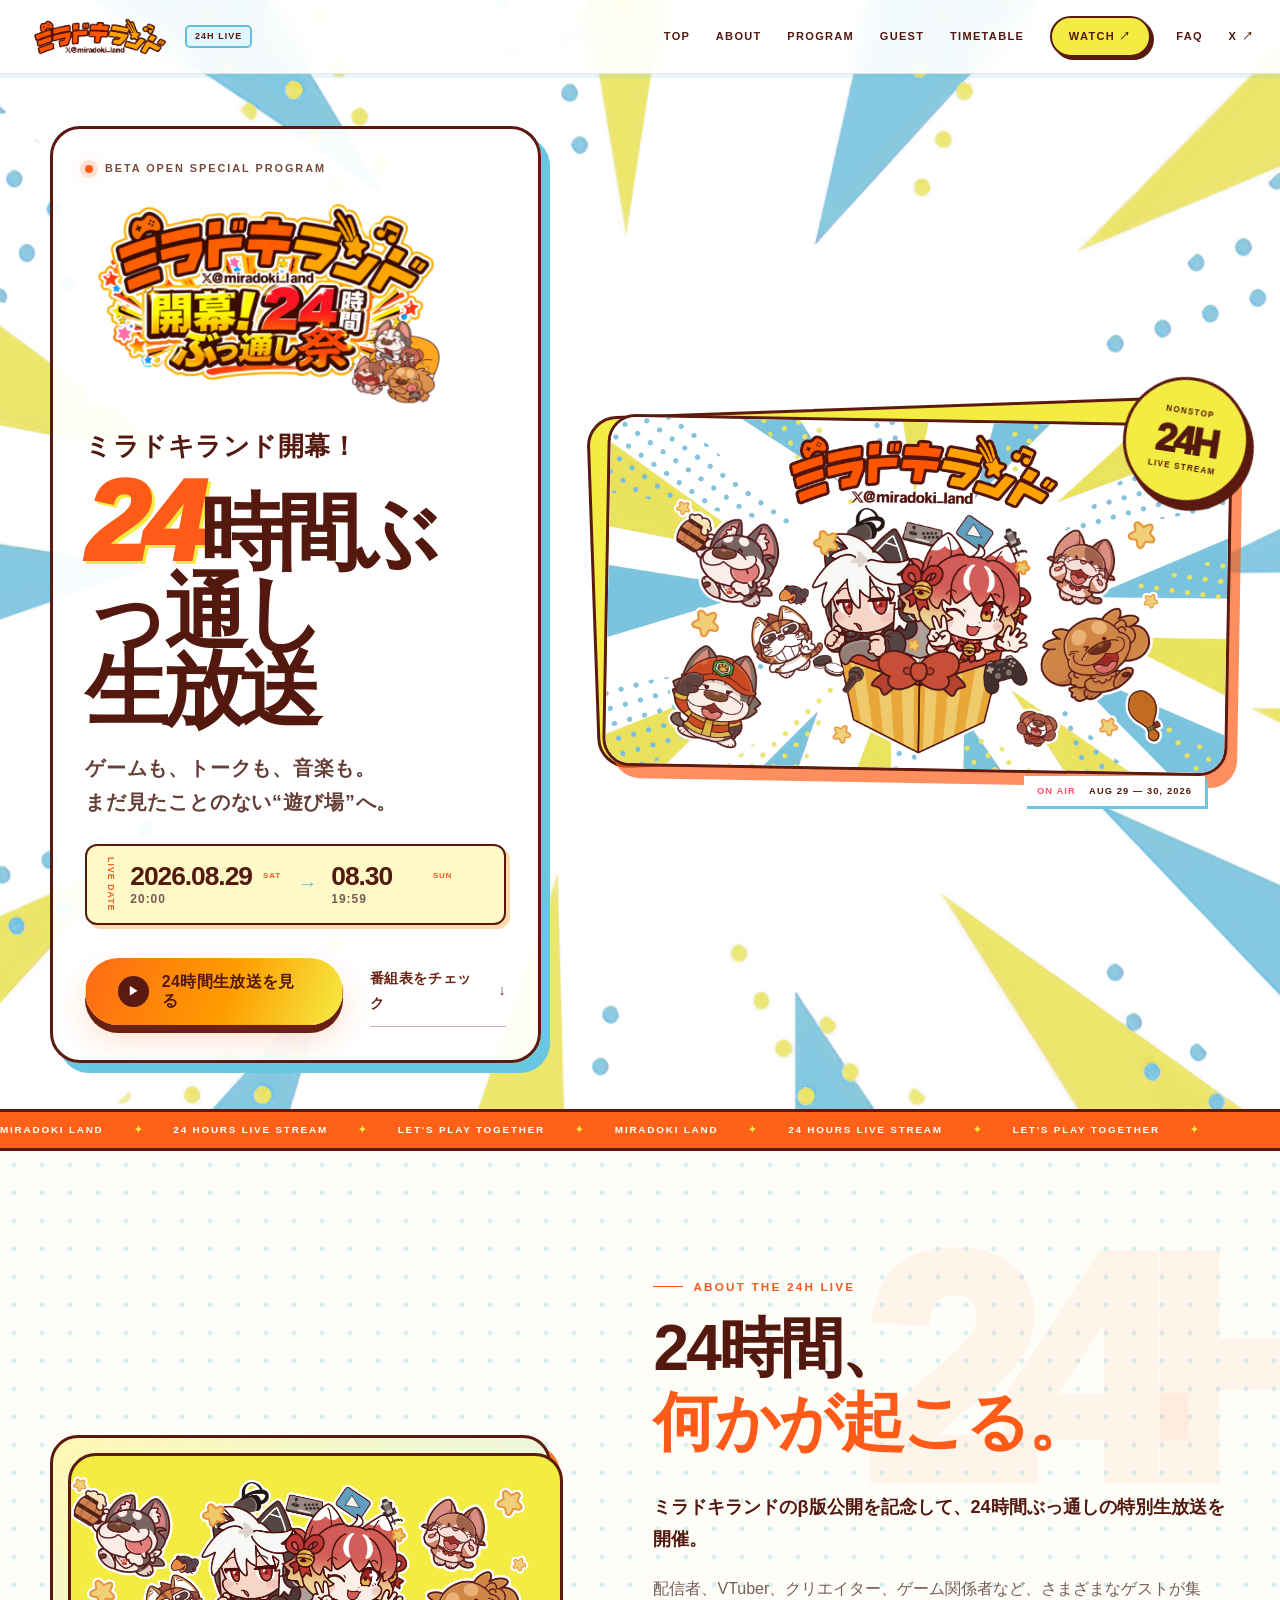
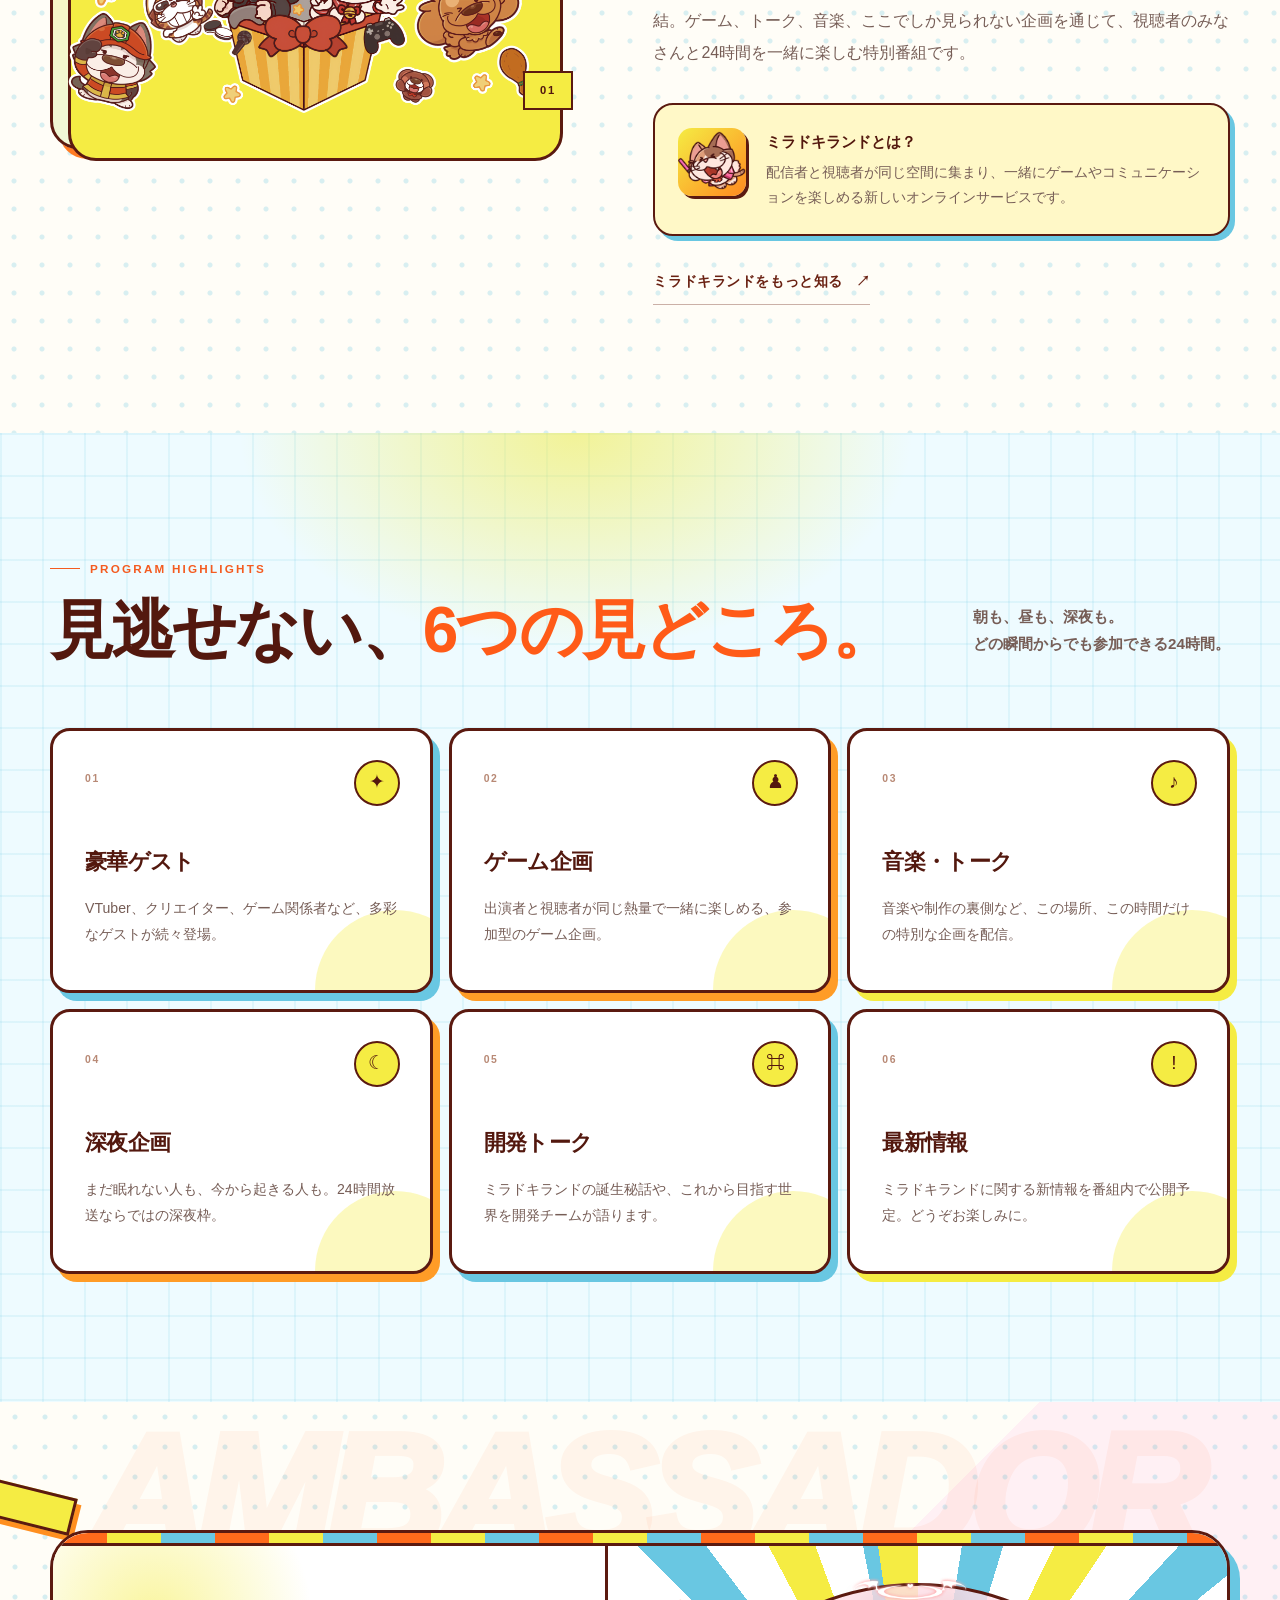
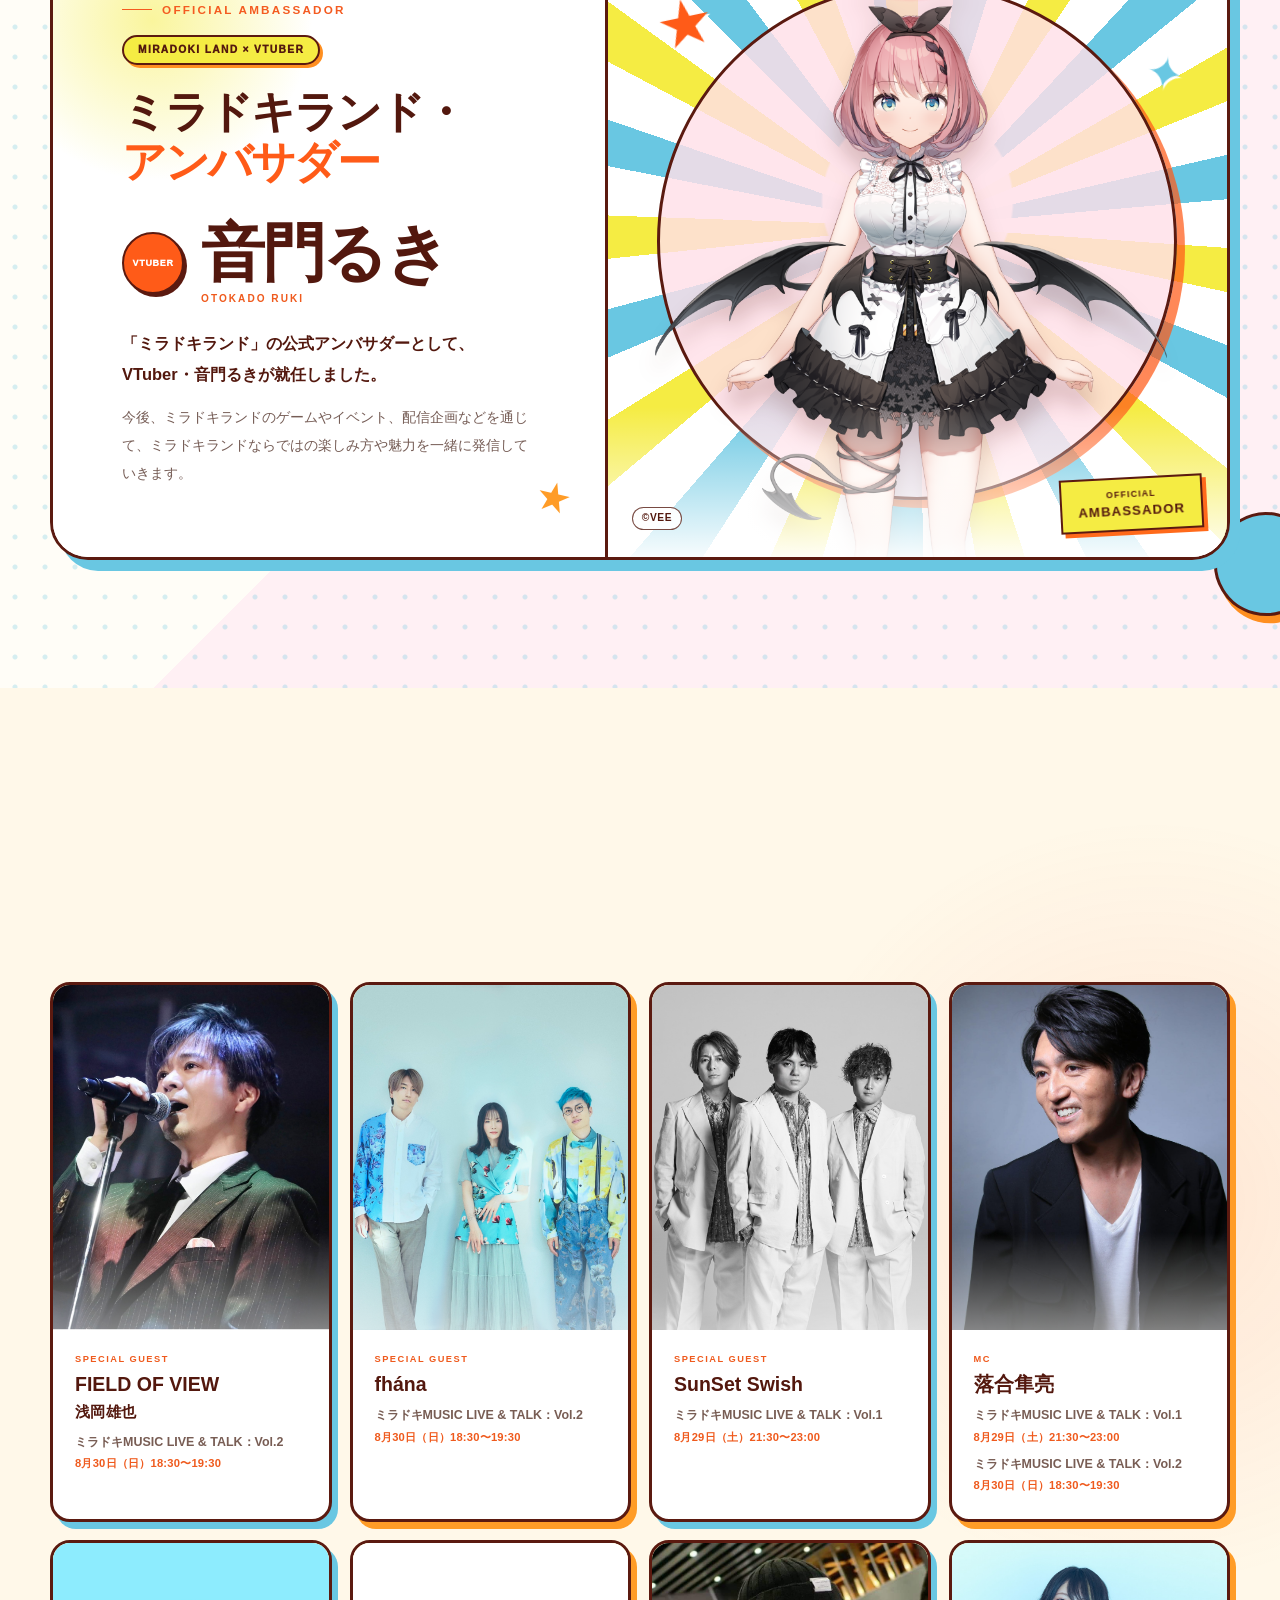
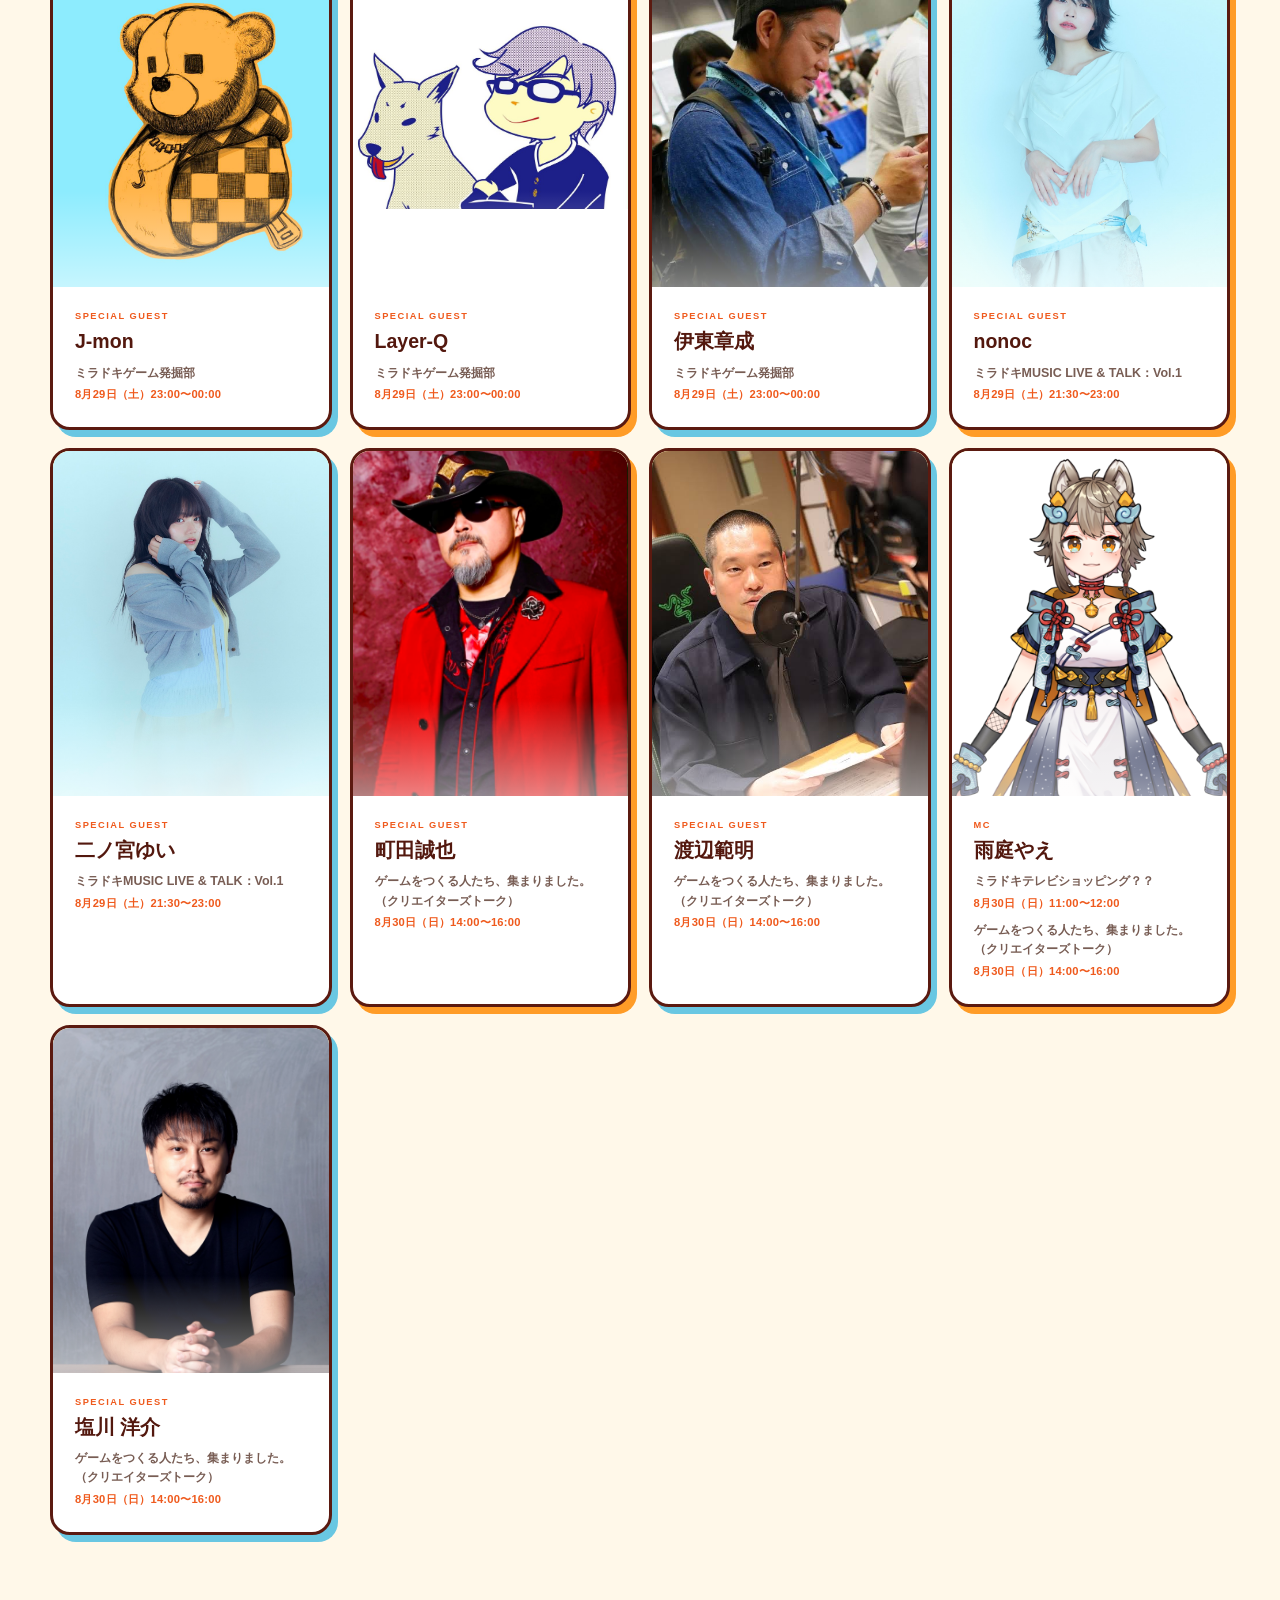
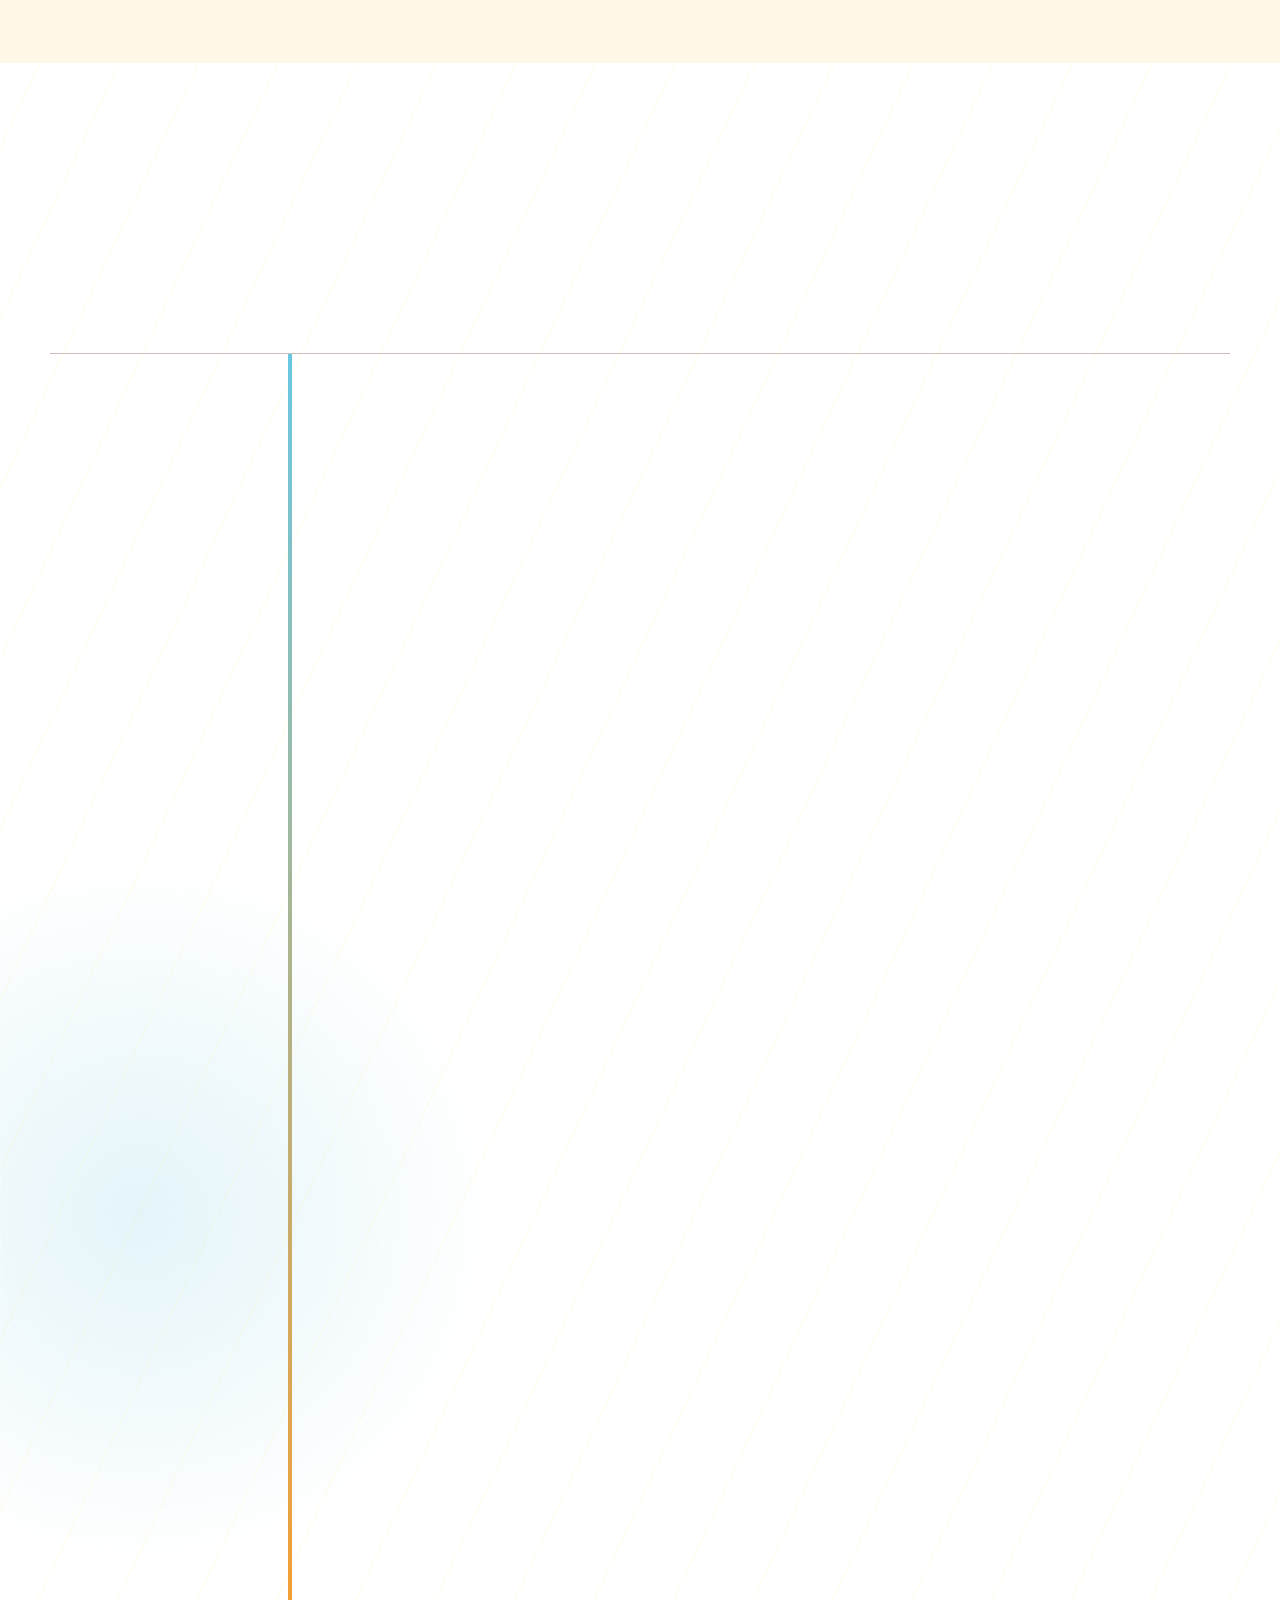
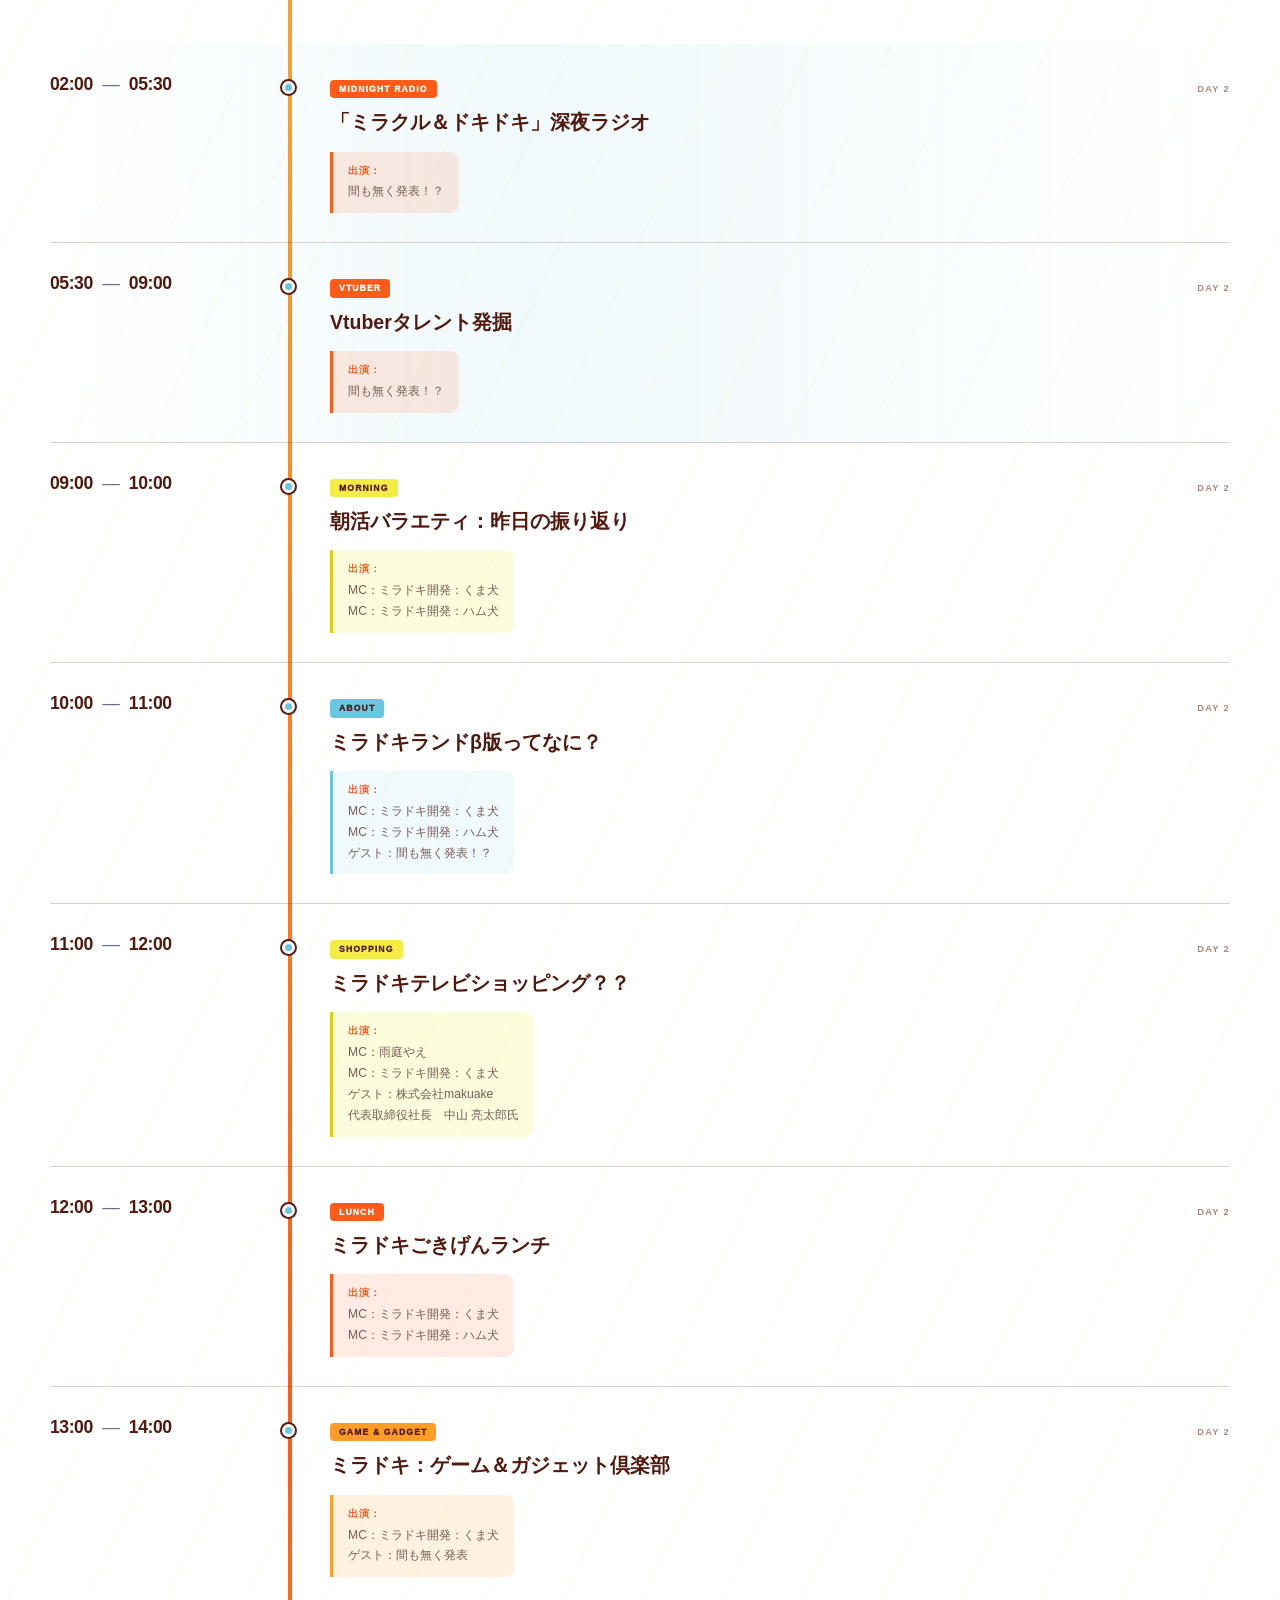
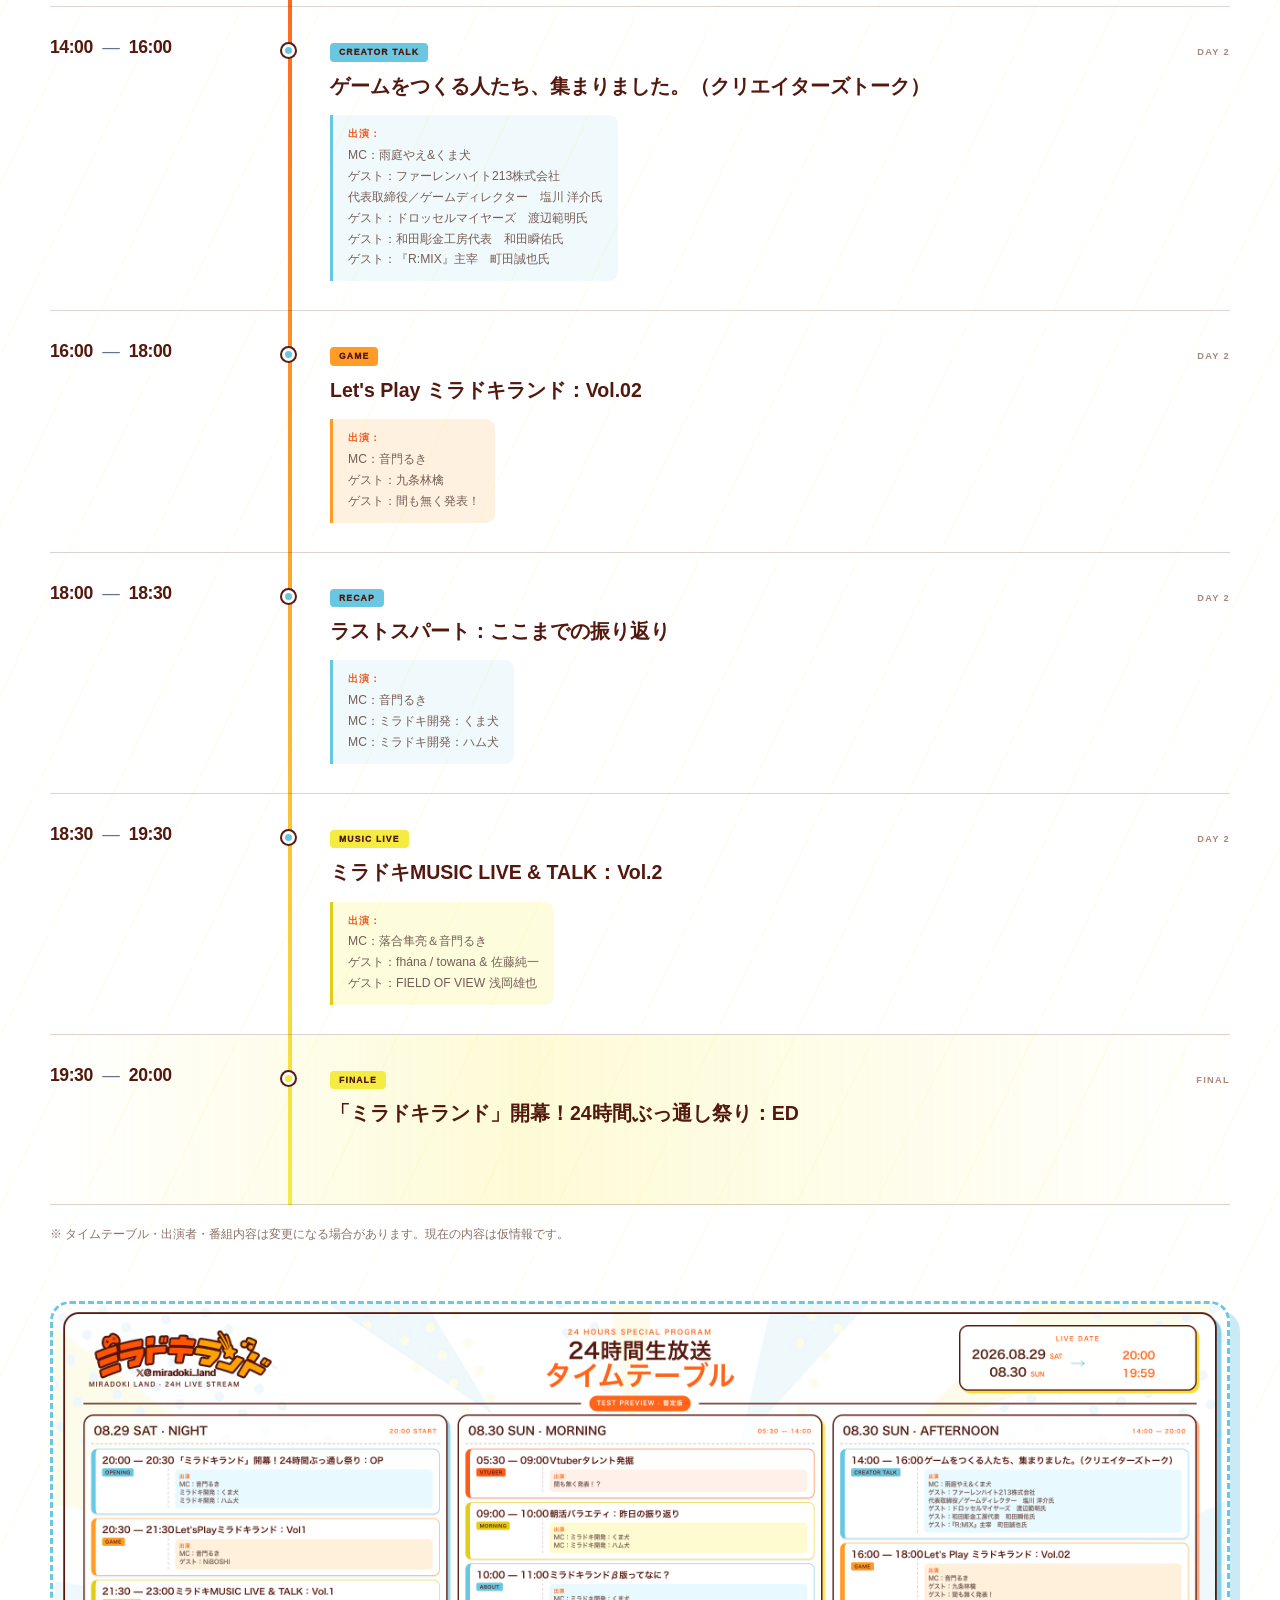
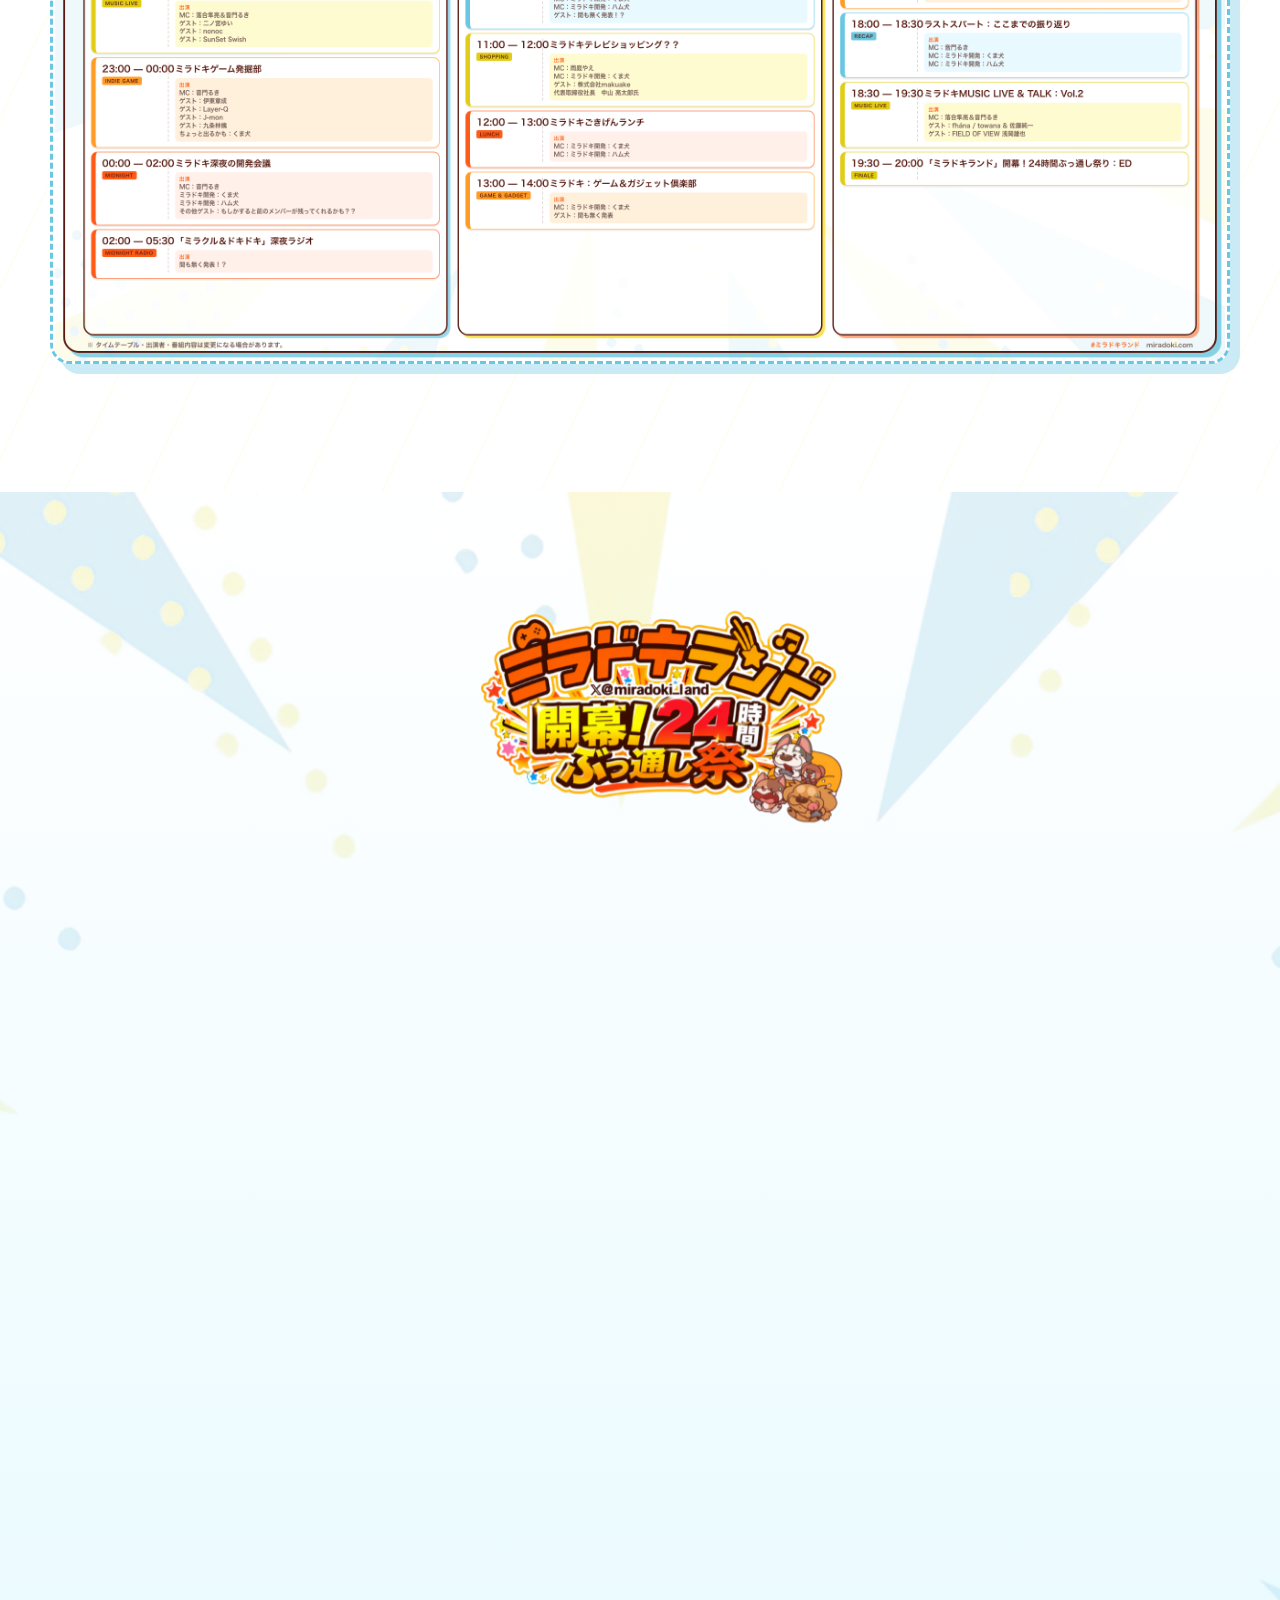
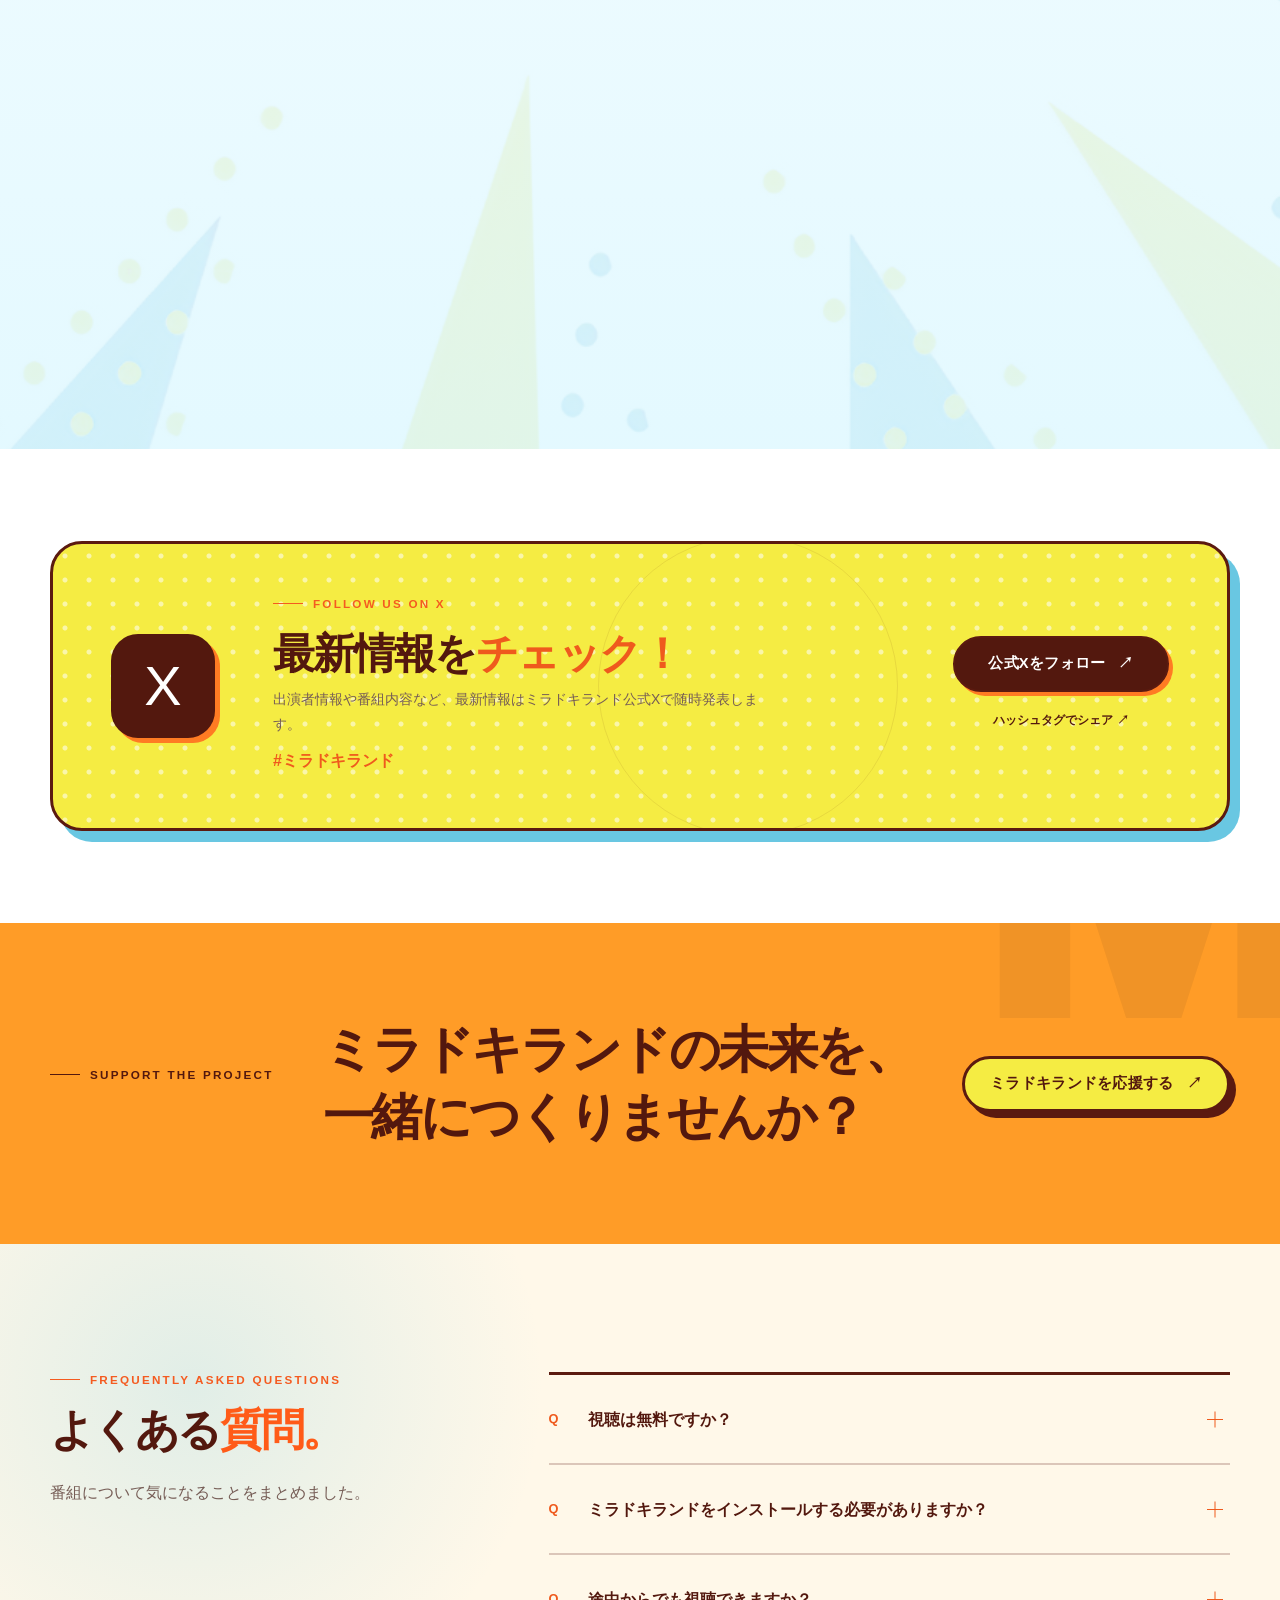
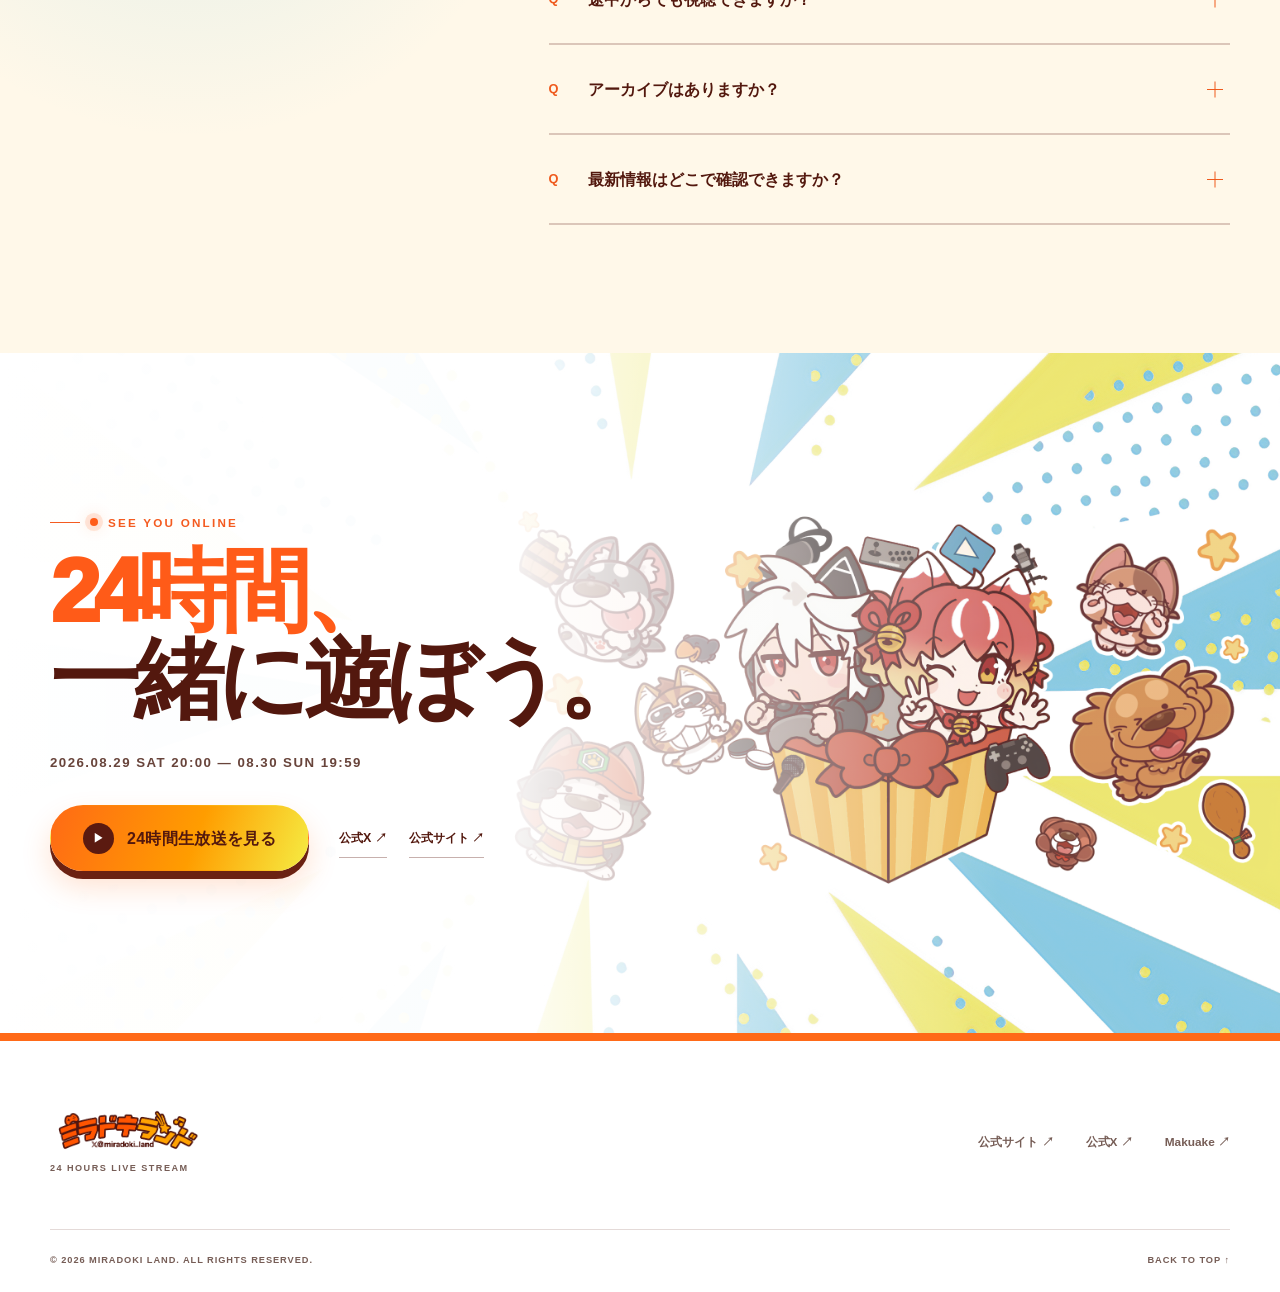
<file: index.html>
<!doctype html>
<html lang="ja">
  <head>
    <meta charset="UTF-8">
    <meta name="viewport" content="width=device-width, initial-scale=1">
    <meta
      name="description"
      content="ミラドキランドβ版公開記念、24時間ぶっ通し生放送。2026年8月29日20:00スタート！"
    >
    <meta name="theme-color" content="#fffdf7">
    <title>ミラドキランド開幕！24時間ぶっ通し生放送</title>
    <link rel="stylesheet" href="style.css">
  </head>
  <body id="top">
    <a class="skip-link" href="#main-content">本文へ移動</a>

    <!-- =========================
         HEADER
    ========================== -->
    <header class="site-header" data-header>
      <div class="header-inner">
        <a class="brand" href="#top" aria-label="ミラドキランド24時間生放送 トップへ">
          <!-- ヘッダーロゴ：assets/images/logo.png を差し替えてください -->
          <span class="brand-image" data-image-shell>
            <img src="assets/images/logo.png" alt="ミラドキランド" data-replaceable-image>
            <span class="brand-fallback" aria-hidden="true">MIRADOKI<span>LAND</span></span>
          </span>
          <span class="brand-event">24H LIVE</span>
        </a>

        <button
          class="menu-toggle"
          type="button"
          aria-expanded="false"
          aria-controls="global-nav"
          aria-label="メニューを開く"
          data-menu-toggle
        >
          <span></span><span></span><span></span>
        </button>

        <nav class="global-nav" id="global-nav" aria-label="メインナビゲーション" data-nav>
          <a href="#top">TOP</a>
          <a href="#about">ABOUT</a>
          <a href="#program">PROGRAM</a>
          <a href="#guest">GUEST</a>
          <a href="#timetable">TIMETABLE</a>
          <a href="#watch" class="nav-watch">WATCH <span aria-hidden="true">↗</span></a>
          <a href="#faq">FAQ</a>
          <a
            class="nav-social"
            data-link="x"
            data-link-behavior="hide"
            aria-label="ミラドキランド公式Xを開く"
          >X <span aria-hidden="true">↗</span></a>
        </nav>
      </div>
    </header>

    <main id="main-content">
      <!-- =========================
           HERO
      ========================== -->
      <section class="hero" aria-labelledby="hero-title">
        <div class="hero-grid" aria-hidden="true"></div>
        <div class="hero-orb hero-orb-cyan" aria-hidden="true"></div>
        <div class="hero-orb hero-orb-purple" aria-hidden="true"></div>

        <div class="container hero-inner">
          <div class="hero-copy">
            <p class="eyebrow hero-eyebrow"><span class="live-dot"></span>BETA OPEN SPECIAL PROGRAM</p>

            <!-- HERO番組ロゴ：assets/images/hero-logo.png を差し替えてください -->
            <div class="hero-logo" data-image-shell>
              <img src="assets/images/hero-logo.png" alt="ミラドキランド開幕！24時間ぶっ通し祭" data-replaceable-image>
              <span class="hero-logo-fallback" aria-hidden="true">MIRADOKI<br><strong>LAND</strong></span>
            </div>

            <h1 id="hero-title">
              <span class="hero-kicker">ミラドキランド開幕！</span>
              <span class="hero-title-main"><em>24</em>時間ぶっ通し<br>生放送</span>
            </h1>

            <p class="hero-lead">ゲームも、トークも、音楽も。<br>まだ見たことのない“遊び場”へ。</p>

            <div class="event-date" aria-label="開催日時 2026年8月29日土曜日20時から8月30日日曜日19時59分まで">
              <span class="event-date-label">LIVE DATE</span>
              <p><strong>2026.08.29</strong><small>SAT</small><b>20:00</b></p>
              <span class="date-arrow" aria-hidden="true">→</span>
              <p><strong>08.30</strong><small>SUN</small><b>19:59</b></p>
            </div>

            <div class="hero-actions">
              <a
                class="button button-primary button-large"
                data-link="youtube"
                data-pending-label="配信URL近日公開"
              >
                <span class="button-icon" aria-hidden="true">▶</span>
                <span>24時間生放送を見る</span>
              </a>
              <a class="text-link" href="#timetable">番組表をチェック <span aria-hidden="true">↓</span></a>
            </div>
          </div>

          <div class="hero-visual-wrap">
            <div class="hero-stamp" aria-hidden="true">
              <span>NONSTOP</span>
              <strong>24H</strong>
              <small>LIVE STREAM</small>
            </div>
            <div class="hero-visual image-shell" data-image-shell>
              <!-- メインキービジュアル：assets/images/hero-visual.png を差し替えてください -->
              <img
                src="assets/images/hero-visual.png"
                alt="ミラドキランド24時間生放送 メインビジュアル"
                data-replaceable-image
              >
              <div class="image-placeholder hero-placeholder" aria-hidden="true">
                <span class="placeholder-label">KEY VISUAL</span>
                <strong>24 HOURS<br>LIVE!</strong>
                <small>assets/images/hero-visual.png</small>
              </div>
            </div>
            <p class="hero-visual-caption"><span>ON AIR</span> AUG 29 — 30, 2026</p>
          </div>
        </div>

        <div class="hero-ticker" aria-hidden="true">
          <div class="ticker-track">
            <span>MIRADOKI LAND</span><b>✦</b><span>24 HOURS LIVE STREAM</span><b>✦</b><span>LET'S PLAY TOGETHER</span><b>✦</b>
            <span>MIRADOKI LAND</span><b>✦</b><span>24 HOURS LIVE STREAM</span><b>✦</b><span>LET'S PLAY TOGETHER</span><b>✦</b>
          </div>
        </div>
      </section>

      <!-- =========================
           ABOUT
      ========================== -->
      <section class="section about" id="about" aria-labelledby="about-title">
        <div class="container">
          <div class="about-layout">
            <div class="about-visual image-shell reveal" data-image-shell data-reveal>
              <!-- ABOUT画像：assets/images/characters.png を差し替えてください -->
              <img
                src="assets/images/characters.png"
                alt="ミラドキランドで配信者と視聴者が交流するイメージ"
                data-replaceable-image
              >
              <div class="image-placeholder about-placeholder" aria-hidden="true">
                <span class="placeholder-label">ABOUT IMAGE</span>
                <div class="placeholder-world">M</div>
                <small>assets/images/characters.png</small>
              </div>
              <span class="visual-index" aria-hidden="true">01</span>
            </div>

            <div class="about-copy reveal" data-reveal>
              <p class="section-label">ABOUT THE 24H LIVE</p>
              <h2 class="section-title" id="about-title">24時間、<br><span>何かが起こる。</span></h2>
              <p class="about-lead">ミラドキランドのβ版公開を記念して、24時間ぶっ通しの特別生放送を開催。</p>
              <p>
                配信者、VTuber、クリエイター、ゲーム関係者など、さまざまなゲストが集結。ゲーム、トーク、音楽、ここでしか見られない企画を通じて、視聴者のみなさんと24時間を一緒に楽しむ特別番組です。
              </p>
              <div class="about-service">
                <span class="about-service-mark about-service-image" data-image-shell>
                  <!-- ABOUTアイコン：assets/images/about-cat.png を差し替えてください -->
                  <img src="assets/images/about-cat.png" alt="ミラドキランドの猫キャラクター" data-replaceable-image>
                </span>
                <div>
                  <h3>ミラドキランドとは？</h3>
                  <p>配信者と視聴者が同じ空間に集まり、一緒にゲームやコミュニケーションを楽しめる新しいオンラインサービスです。</p>
                </div>
              </div>
              <a
                class="text-link text-link-cyan"
                data-link="official"
                data-pending-label="公式サイト近日公開"
              >ミラドキランドをもっと知る <span aria-hidden="true">↗</span></a>
            </div>
          </div>
        </div>
      </section>

      <!-- =========================
           PROGRAM
      ========================== -->
      <section class="section program" id="program" aria-labelledby="program-title">
        <div class="program-glow" aria-hidden="true"></div>
        <div class="container">
          <div class="section-heading reveal" data-reveal>
            <div>
              <p class="section-label">PROGRAM HIGHLIGHTS</p>
              <h2 class="section-title" id="program-title">見逃せない、<span>6つの見どころ。</span></h2>
            </div>
            <p>朝も、昼も、深夜も。<br>どの瞬間からでも参加できる24時間。</p>
          </div>

          <div class="program-grid">
            <article class="program-card reveal" data-reveal>
              <span class="program-number">01</span><span class="program-icon" aria-hidden="true">✦</span>
              <h3>豪華ゲスト</h3><p>VTuber、クリエイター、ゲーム関係者など、多彩なゲストが続々登場。</p>
            </article>
            <article class="program-card program-card-accent reveal" data-reveal>
              <span class="program-number">02</span><span class="program-icon" aria-hidden="true">♟</span>
              <h3>ゲーム企画</h3><p>出演者と視聴者が同じ熱量で一緒に楽しめる、参加型のゲーム企画。</p>
            </article>
            <article class="program-card reveal" data-reveal>
              <span class="program-number">03</span><span class="program-icon" aria-hidden="true">♪</span>
              <h3>音楽・トーク</h3><p>音楽や制作の裏側など、この場所、この時間だけの特別な企画を配信。</p>
            </article>
            <article class="program-card reveal" data-reveal>
              <span class="program-number">04</span><span class="program-icon" aria-hidden="true">☾</span>
              <h3>深夜企画</h3><p>まだ眠れない人も、今から起きる人も。24時間放送ならではの深夜枠。</p>
            </article>
            <article class="program-card reveal" data-reveal>
              <span class="program-number">05</span><span class="program-icon" aria-hidden="true">⌘</span>
              <h3>開発トーク</h3><p>ミラドキランドの誕生秘話や、これから目指す世界を開発チームが語ります。</p>
            </article>
            <article class="program-card program-card-accent reveal" data-reveal>
              <span class="program-number">06</span><span class="program-icon" aria-hidden="true">!</span>
              <h3>最新情報</h3><p>ミラドキランドに関する新情報を番組内で公開予定。どうぞお楽しみに。</p>
            </article>
          </div>
        </div>
      </section>

      <!-- =========================
           AMBASSADOR
      ========================== -->
      <section class="section ambassador" id="ambassador" aria-labelledby="ambassador-title">
        <div class="ambassador-wordmark" aria-hidden="true">AMBASSADOR</div>
        <div class="container">
          <div class="ambassador-card reveal" data-reveal>
            <div class="ambassador-copy">
              <p class="section-label">OFFICIAL AMBASSADOR</p>
              <span class="ambassador-badge">MIRADOKI LAND × VTUBER</span>
              <h2 class="section-title ambassador-title" id="ambassador-title"><span class="ambassador-title-brand">ミラドキランド・</span><span>アンバサダー</span></h2>

              <div class="ambassador-profile">
                <span class="ambassador-profile-role">VTUBER</span>
                <p><strong>音門るき</strong><small>OTOKADO RUKI</small></p>
              </div>

              <p class="ambassador-lead">「ミラドキランド」の公式アンバサダーとして、VTuber・音門るきが就任しました。</p>
              <p class="ambassador-description">今後、ミラドキランドのゲームやイベント、配信企画などを通じて、ミラドキランドならではの楽しみ方や魅力を一緒に発信していきます。</p>
            </div>

            <figure class="ambassador-visual image-shell" data-image-shell>
              <span class="ambassador-spark ambassador-spark-one" aria-hidden="true">★</span>
              <span class="ambassador-spark ambassador-spark-two" aria-hidden="true">✦</span>
              <img src="assets/images/ambassador-ruki.png?v=20260825" alt="ミラドキランド公式アンバサダー VTuber・音門るき" data-replaceable-image>
              <small class="ambassador-copyright">©VEE</small>
              <div class="image-placeholder ambassador-placeholder" aria-hidden="true"><span>OFFICIAL</span><strong>AMBASSADOR</strong><small>CHARACTER VISUAL</small></div>
              <figcaption><span>OFFICIAL</span><strong>AMBASSADOR</strong></figcaption>
            </figure>
          </div>
        </div>
      </section>

      <!-- =========================
           GUEST
      ========================== -->
      <section class="section guest" id="guest" aria-labelledby="guest-title">
        <div class="container">
          <div class="section-heading reveal" data-reveal>
            <div>
              <p class="section-label">SPECIAL GUESTS</p>
              <h2 class="section-title" id="guest-title">24時間を彩る、<span>仲間たち。</span></h2>
            </div>
            <p class="coming-note"><span class="live-dot"></span>出演者は順次発表予定</p>
          </div>

          <div class="guest-grid">
            <!-- 出演者を追加する場合は、ここからguest-cardを複製して画像・名前・肩書き・紹介文を変更してください -->
            <article class="guest-card reveal" data-reveal>
              <div class="guest-image image-shell" data-image-shell>
                <!-- 出演者1画像：assets/images/guest-01.png を差し替えてください -->
                <img src="assets/images/guest-01.png" alt="FIELD OF VIEW、浅岡雄也" data-replaceable-image>
                <div class="image-placeholder guest-placeholder" aria-hidden="true"><span>GUEST</span><strong>01</strong><small>IMAGE</small></div>
              </div>
              <div class="guest-info">
                <p class="guest-role">SPECIAL GUEST</p>
                <h3 class="guest-name-stacked">FIELD OF VIEW<br><span>浅岡雄也</span></h3>
                <p class="guest-program">
                  <span>ミラドキMUSIC LIVE &amp; TALK：Vol.2</span>
                  <time datetime="2026-08-30T18:30">8月30日（日）18:30〜19:30</time>
                </p>
              </div>
            </article>
            <!-- guest-card ここまで -->

            <article class="guest-card reveal" data-reveal>
              <div class="guest-image image-shell" data-image-shell>
                <!-- 出演者2画像：assets/images/guest-02.jpg を差し替えてください -->
                <img src="assets/images/guest-02.jpg" alt="fhána" data-replaceable-image>
                <div class="image-placeholder guest-placeholder guest-placeholder-purple" aria-hidden="true"><span>GUEST</span><strong>02</strong><small>IMAGE</small></div>
              </div>
              <div class="guest-info">
                <p class="guest-role">SPECIAL GUEST</p>
                <h3>fhána</h3>
                <p class="guest-program">
                  <span>ミラドキMUSIC LIVE &amp; TALK：Vol.2</span>
                  <time datetime="2026-08-30T18:30">8月30日（日）18:30〜19:30</time>
                </p>
              </div>
            </article>

            <article class="guest-card reveal" data-reveal>
              <div class="guest-image image-shell" data-image-shell>
                <!-- 出演者3画像：assets/images/guest-03.jpg を差し替えてください -->
                <img src="assets/images/guest-03.jpg" alt="SunSet Swish" data-replaceable-image>
                <div class="image-placeholder guest-placeholder guest-placeholder-pink" aria-hidden="true"><span>GUEST</span><strong>03</strong><small>IMAGE</small></div>
              </div>
              <div class="guest-info">
                <p class="guest-role">SPECIAL GUEST</p>
                <h3>SunSet Swish</h3>
                <p class="guest-program">
                  <span>ミラドキMUSIC LIVE &amp; TALK：Vol.1</span>
                  <time datetime="2026-08-29T21:30">8月29日（土）21:30〜23:00</time>
                </p>
              </div>
            </article>

            <article class="guest-card reveal" data-reveal>
              <div class="guest-image image-shell" data-image-shell>
                <!-- 出演者4画像：落合隼亮 -->
                <img src="assets/images/guest-04.jpg?v=20260827" alt="落合隼亮" data-replaceable-image>
                <div class="image-placeholder guest-placeholder guest-placeholder-yellow" aria-hidden="true"><span>GUEST</span><strong>04</strong><small>IMAGE</small></div>
              </div>
              <div class="guest-info">
                <p class="guest-role">MC</p>
                <h3>落合隼亮</h3>
                <p class="guest-program">
                  <span>ミラドキMUSIC LIVE &amp; TALK：Vol.1</span>
                  <time datetime="2026-08-29T21:30">8月29日（土）21:30〜23:00</time>
                  <span>ミラドキMUSIC LIVE &amp; TALK：Vol.2</span>
                  <time datetime="2026-08-30T18:30">8月30日（日）18:30〜19:30</time>
                </p>
              </div>
            </article>

            <article class="guest-card reveal" data-reveal>
              <div class="guest-image image-shell" data-image-shell>
                <!-- 出演者5画像：J-mon -->
                <img src="assets/images/guest-05.jpg?v=20260828" alt="J-mon" data-replaceable-image>
                <div class="image-placeholder guest-placeholder" aria-hidden="true"><span>GUEST</span><strong>05</strong><small>IMAGE</small></div>
              </div>
              <div class="guest-info">
                <p class="guest-role">SPECIAL GUEST</p>
                <h3>J-mon</h3>
                <p class="guest-program">
                  <span>ミラドキゲーム発掘部</span>
                  <time datetime="2026-08-29T23:00">8月29日（土）23:00〜00:00</time>
                </p>
              </div>
            </article>

            <article class="guest-card reveal" data-reveal>
              <div class="guest-image guest-image-contain image-shell" data-image-shell>
                <!-- 出演者6画像：Layer-Q -->
                <img src="assets/images/guest-06.jpeg?v=20260828" alt="Layer-Q" data-replaceable-image>
                <div class="image-placeholder guest-placeholder guest-placeholder-purple" aria-hidden="true"><span>GUEST</span><strong>06</strong><small>IMAGE</small></div>
              </div>
              <div class="guest-info">
                <p class="guest-role">SPECIAL GUEST</p>
                <h3>Layer-Q</h3>
                <p class="guest-program">
                  <span>ミラドキゲーム発掘部</span>
                  <time datetime="2026-08-29T23:00">8月29日（土）23:00〜00:00</time>
                </p>
              </div>
            </article>

            <article class="guest-card reveal" data-reveal>
              <div class="guest-image image-shell" data-image-shell>
                <!-- 出演者7画像：伊東章成 -->
                <img src="assets/images/guest-07.jpeg?v=20260828" alt="伊東章成" data-replaceable-image>
                <div class="image-placeholder guest-placeholder guest-placeholder-pink" aria-hidden="true"><span>GUEST</span><strong>07</strong><small>IMAGE</small></div>
              </div>
              <div class="guest-info">
                <p class="guest-role">SPECIAL GUEST</p>
                <h3>伊東章成</h3>
                <p class="guest-program">
                  <span>ミラドキゲーム発掘部</span>
                  <time datetime="2026-08-29T23:00">8月29日（土）23:00〜00:00</time>
                </p>
              </div>
            </article>

            <article class="guest-card reveal" data-reveal>
              <div class="guest-image image-shell" data-image-shell>
                <!-- 出演者8画像：nonoc -->
                <img src="assets/images/guest-08.jpg?v=20260828" alt="nonoc" data-replaceable-image>
                <div class="image-placeholder guest-placeholder guest-placeholder-yellow" aria-hidden="true"><span>GUEST</span><strong>08</strong><small>IMAGE</small></div>
              </div>
              <div class="guest-info">
                <p class="guest-role">SPECIAL GUEST</p>
                <h3>nonoc</h3>
                <p class="guest-program">
                  <span>ミラドキMUSIC LIVE &amp; TALK：Vol.1</span>
                  <time datetime="2026-08-29T21:30">8月29日（土）21:30〜23:00</time>
                </p>
              </div>
            </article>

            <article class="guest-card reveal" data-reveal>
              <div class="guest-image image-shell" data-image-shell>
                <!-- 出演者9画像：二ノ宮ゆい -->
                <img src="assets/images/guest-09.jpg?v=20260828" alt="二ノ宮ゆい" data-replaceable-image>
                <div class="image-placeholder guest-placeholder" aria-hidden="true"><span>GUEST</span><strong>09</strong><small>IMAGE</small></div>
              </div>
              <div class="guest-info">
                <p class="guest-role">SPECIAL GUEST</p>
                <h3>二ノ宮ゆい</h3>
                <p class="guest-program">
                  <span>ミラドキMUSIC LIVE &amp; TALK：Vol.1</span>
                  <time datetime="2026-08-29T21:30">8月29日（土）21:30〜23:00</time>
                </p>
              </div>
            </article>

            <article class="guest-card reveal" data-reveal>
              <div class="guest-image image-shell" data-image-shell>
                <!-- 出演者10画像：町田誠也 -->
                <img src="assets/images/guest-10.jpg?v=20260828" alt="町田誠也" data-replaceable-image>
                <div class="image-placeholder guest-placeholder guest-placeholder-purple" aria-hidden="true"><span>GUEST</span><strong>10</strong><small>IMAGE</small></div>
              </div>
              <div class="guest-info">
                <p class="guest-role">SPECIAL GUEST</p>
                <h3>町田誠也</h3>
                <p class="guest-program">
                  <span>ゲームをつくる人たち、集まりました。（クリエイターズトーク）</span>
                  <time datetime="2026-08-30T14:00">8月30日（日）14:00〜16:00</time>
                </p>
              </div>
            </article>

            <article class="guest-card reveal" data-reveal>
              <div class="guest-image image-shell" data-image-shell>
                <!-- 出演者11画像：渡辺範明 -->
                <img src="assets/images/guest-11.jpg?v=20260828" alt="渡辺範明" data-replaceable-image>
                <div class="image-placeholder guest-placeholder guest-placeholder-pink" aria-hidden="true"><span>GUEST</span><strong>11</strong><small>IMAGE</small></div>
              </div>
              <div class="guest-info">
                <p class="guest-role">SPECIAL GUEST</p>
                <h3>渡辺範明</h3>
                <p class="guest-program">
                  <span>ゲームをつくる人たち、集まりました。（クリエイターズトーク）</span>
                  <time datetime="2026-08-30T14:00">8月30日（日）14:00〜16:00</time>
                </p>
              </div>
            </article>

            <article class="guest-card reveal" data-reveal>
              <div class="guest-image guest-image-bust image-shell" data-image-shell>
                <!-- 出演者12画像：雨庭やえ -->
                <img src="assets/images/guest-12.png?v=20260828" alt="雨庭やえ" data-replaceable-image>
                <div class="image-placeholder guest-placeholder guest-placeholder-yellow" aria-hidden="true"><span>MC</span><strong>12</strong><small>IMAGE</small></div>
              </div>
              <div class="guest-info">
                <p class="guest-role">MC</p>
                <h3>雨庭やえ</h3>
                <p class="guest-program">
                  <span>ミラドキテレビショッピング？？</span>
                  <time datetime="2026-08-30T11:00">8月30日（日）11:00〜12:00</time>
                  <span>ゲームをつくる人たち、集まりました。（クリエイターズトーク）</span>
                  <time datetime="2026-08-30T14:00">8月30日（日）14:00〜16:00</time>
                </p>
              </div>
            </article>

            <article class="guest-card reveal" data-reveal>
              <div class="guest-image image-shell" data-image-shell>
                <!-- 出演者13画像：塩川 洋介 -->
                <img src="assets/images/guest-13.jpg?v=20260828" alt="塩川 洋介" data-replaceable-image>
                <div class="image-placeholder guest-placeholder" aria-hidden="true"><span>GUEST</span><strong>13</strong><small>IMAGE</small></div>
              </div>
              <div class="guest-info">
                <p class="guest-role">SPECIAL GUEST</p>
                <h3>塩川 洋介</h3>
                <p class="guest-program">
                  <span>ゲームをつくる人たち、集まりました。（クリエイターズトーク）</span>
                  <time datetime="2026-08-30T14:00">8月30日（日）14:00〜16:00</time>
                </p>
              </div>
            </article>
          </div>
        </div>
      </section>

      <!-- =========================
           TIMETABLE
      ========================== -->
      <section class="section timetable" id="timetable" aria-labelledby="timetable-title">
        <div class="container">
          <div class="timetable-heading reveal" data-reveal>
            <div>
              <p class="section-label">TIME TABLE</p>
              <h2 class="section-title" id="timetable-title">好きな時間から、<span>飛び込もう。</span></h2>
            </div>
            <div class="timetable-date"><span>START</span><strong>08.29</strong><b>20:00</b></div>
          </div>

          <div class="schedule" aria-label="24時間生放送タイムテーブル">
            <!-- 番組を追加する場合は、このschedule-itemを複製して時間・番組名・出演者・内容を変更してください -->
            <article class="schedule-item reveal" data-reveal>
              <time datetime="2026-08-29T20:00">20:00 <span>—</span> 20:30</time>
              <div class="schedule-content">
                <span class="schedule-tag">OPENING</span>
                <h3>「ミラドキランド」開幕！24時間ぶっ通し祭り：OP</h3>
                <div class="schedule-cast" aria-label="出演者">
                  <strong>出演：</strong>
                  <ul>
                    <li>MC：音門るき</li>
                    <li>ミラドキ開発：くま犬</li>
                    <li>ミラドキ開発：ハム犬</li>
                  </ul>
                </div>
              </div>
              <span class="schedule-status">DAY 1</span>
            </article>
            <article class="schedule-item reveal" data-reveal>
              <time datetime="2026-08-29T20:30">20:30 <span>—</span> 21:30</time>
              <div class="schedule-content">
                <span class="schedule-tag tag-purple">GAME</span>
                <h3>Let'sPlayミラドキランド：Vol1</h3>
                <div class="schedule-cast schedule-cast-orange" aria-label="出演者">
                  <strong>出演：</strong>
                  <ul>
                    <li>MC：音門るき</li>
                    <li>ゲスト：NiBOSHI</li>
                  </ul>
                </div>
              </div>
              <span class="schedule-status">DAY 1</span>
            </article>
            <article class="schedule-item reveal" data-reveal>
              <time datetime="2026-08-29T21:30">21:30 <span>—</span> 23:00</time>
              <div class="schedule-content">
                <span class="schedule-tag tag-yellow">MUSIC LIVE</span>
                <h3>ミラドキMUSIC LIVE &amp; TALK：Vol.1</h3>
                <div class="schedule-cast schedule-cast-yellow" aria-label="出演者">
                  <strong>出演：</strong>
                  <ul>
                    <li>MC：落合隼亮＆音門るき</li>
                    <li>ゲスト：二ノ宮ゆい</li>
                    <li>ゲスト：nonoc</li>
                    <li>ゲスト：SunSet Swish</li>
                  </ul>
                </div>
              </div>
              <span class="schedule-status">DAY 1</span>
            </article>
            <article class="schedule-item reveal" data-reveal>
              <time datetime="2026-08-29T23:00">23:00 <span>—</span> 00:00</time>
              <div class="schedule-content">
                <span class="schedule-tag tag-purple">INDIE GAME</span>
                <h3>ミラドキゲーム発掘部</h3>
                <div class="schedule-cast schedule-cast-orange" aria-label="出演者">
                  <strong>出演：</strong>
                  <ul>
                    <li>MC：音門るき</li>
                    <li>ゲスト：伊東章成</li>
                    <li>ゲスト：Layer-Q</li>
                    <li>ゲスト：J-mon</li>
                    <li>ゲスト：九条林檎</li>
                    <li>ちょっと出るかも：くま犬</li>
                  </ul>
                </div>
              </div>
              <span class="schedule-status">DAY 1</span>
            </article>
            <article class="schedule-item schedule-item-night reveal" data-reveal>
              <time datetime="2026-08-30T00:00">00:00 <span>—</span> 02:00</time>
              <div class="schedule-content">
                <span class="schedule-tag tag-pink">MIDNIGHT</span>
                <h3>ミラドキ深夜の開発会議</h3>
                <div class="schedule-cast schedule-cast-red" aria-label="出演者">
                  <strong>出演：</strong>
                  <ul>
                    <li>MC：音門るき</li>
                    <li>ミラドキ開発：くま犬</li>
                    <li>ミラドキ開発：ハム犬</li>
                    <li>その他ゲスト：もしかすると前のメンバーが残ってくれるかも？？</li>
                  </ul>
                </div>
              </div>
              <span class="schedule-status">DAY 2</span>
            </article>
            <article class="schedule-item schedule-item-night reveal" data-reveal>
              <time datetime="2026-08-30T02:00">02:00 <span>—</span> 05:30</time>
              <div class="schedule-content">
                <span class="schedule-tag tag-pink">MIDNIGHT RADIO</span>
                <h3>「ミラクル＆ドキドキ」深夜ラジオ</h3>
                <div class="schedule-cast schedule-cast-red" aria-label="出演者">
                  <strong>出演：</strong>
                  <ul><li>間も無く発表！？</li></ul>
                </div>
              </div>
              <span class="schedule-status">DAY 2</span>
            </article>
            <article class="schedule-item schedule-item-night reveal" data-reveal>
              <time datetime="2026-08-30T05:30">05:30 <span>—</span> 09:00</time>
              <div class="schedule-content">
                <span class="schedule-tag tag-pink">VTUBER</span>
                <h3>Vtuberタレント発掘</h3>
                <div class="schedule-cast schedule-cast-red" aria-label="出演者">
                  <strong>出演：</strong>
                  <ul><li>間も無く発表！？</li></ul>
                </div>
              </div>
              <span class="schedule-status">DAY 2</span>
            </article>
            <article class="schedule-item reveal" data-reveal>
              <time datetime="2026-08-30T09:00">09:00 <span>—</span> 10:00</time>
              <div class="schedule-content">
                <span class="schedule-tag tag-yellow">MORNING</span>
                <h3>朝活バラエティ：昨日の振り返り</h3>
                <div class="schedule-cast schedule-cast-yellow" aria-label="出演者">
                  <strong>出演：</strong>
                  <ul>
                    <li>MC：ミラドキ開発：くま犬</li>
                    <li>MC：ミラドキ開発：ハム犬</li>
                  </ul>
                </div>
              </div>
              <span class="schedule-status">DAY 2</span>
            </article>
            <article class="schedule-item reveal" data-reveal>
              <time datetime="2026-08-30T10:00">10:00 <span>—</span> 11:00</time>
              <div class="schedule-content">
                <span class="schedule-tag">ABOUT</span>
                <h3>ミラドキランドβ版ってなに？</h3>
                <div class="schedule-cast" aria-label="出演者">
                  <strong>出演：</strong>
                  <ul>
                    <li>MC：ミラドキ開発：くま犬</li>
                    <li>MC：ミラドキ開発：ハム犬</li>
                    <li>ゲスト：間も無く発表！？</li>
                  </ul>
                </div>
              </div>
              <span class="schedule-status">DAY 2</span>
            </article>
            <article class="schedule-item reveal" data-reveal>
              <time datetime="2026-08-30T11:00">11:00 <span>—</span> 12:00</time>
              <div class="schedule-content">
                <span class="schedule-tag tag-yellow">SHOPPING</span>
                <h3>ミラドキテレビショッピング？？</h3>
                <div class="schedule-cast schedule-cast-yellow" aria-label="出演者">
                  <strong>出演：</strong>
                  <ul>
                    <li>MC：雨庭やえ</li>
                    <li>MC：ミラドキ開発：くま犬</li>
                    <li>ゲスト：株式会社makuake<br>代表取締役社長　中山 亮太郎氏</li>
                  </ul>
                </div>
              </div>
              <span class="schedule-status">DAY 2</span>
            </article>
            <article class="schedule-item reveal" data-reveal>
              <time datetime="2026-08-30T12:00">12:00 <span>—</span> 13:00</time>
              <div class="schedule-content">
                <span class="schedule-tag tag-pink">LUNCH</span>
                <h3>ミラドキごきげんランチ</h3>
                <div class="schedule-cast schedule-cast-red" aria-label="出演者">
                  <strong>出演：</strong>
                  <ul>
                    <li>MC：ミラドキ開発：くま犬</li>
                    <li>MC：ミラドキ開発：ハム犬</li>
                  </ul>
                </div>
              </div>
              <span class="schedule-status">DAY 2</span>
            </article>
            <article class="schedule-item reveal" data-reveal>
              <time datetime="2026-08-30T13:00">13:00 <span>—</span> 14:00</time>
              <div class="schedule-content">
                <span class="schedule-tag tag-purple">GAME &amp; GADGET</span>
                <h3>ミラドキ：ゲーム＆ガジェット倶楽部</h3>
                <div class="schedule-cast schedule-cast-orange" aria-label="出演者">
                  <strong>出演：</strong>
                  <ul>
                    <li>MC：ミラドキ開発：くま犬</li>
                    <li>ゲスト：間も無く発表</li>
                  </ul>
                </div>
              </div>
              <span class="schedule-status">DAY 2</span>
            </article>
            <article class="schedule-item reveal" data-reveal>
              <time datetime="2026-08-30T14:00">14:00 <span>—</span> 16:00</time>
              <div class="schedule-content">
                <span class="schedule-tag">CREATOR TALK</span>
                <h3>ゲームをつくる人たち、集まりました。（クリエイターズトーク）</h3>
                <div class="schedule-cast" aria-label="出演者">
                  <strong>出演：</strong>
                  <ul>
                    <li>MC：雨庭やえ&amp;くま犬</li>
                    <li>ゲスト：ファーレンハイト213株式会社<br>代表取締役／ゲームディレクター　塩川 洋介氏</li>
                    <li>ゲスト：ドロッセルマイヤーズ　渡辺範明氏</li>
                    <li>ゲスト：和田彫金工房代表　和田瞬佑氏</li>
                    <li>ゲスト：『R:MIX』主宰　町田誠也氏</li>
                  </ul>
                </div>
              </div>
              <span class="schedule-status">DAY 2</span>
            </article>
            <article class="schedule-item reveal" data-reveal>
              <time datetime="2026-08-30T16:00">16:00 <span>—</span> 18:00</time>
              <div class="schedule-content">
                <span class="schedule-tag tag-purple">GAME</span>
                <h3>Let's Play ミラドキランド：Vol.02</h3>
                <div class="schedule-cast schedule-cast-orange" aria-label="出演者">
                  <strong>出演：</strong>
                  <ul>
                    <li>MC：音門るき</li>
                    <li>ゲスト：九条林檎</li>
                    <li>ゲスト：間も無く発表！</li>
                  </ul>
                </div>
              </div>
              <span class="schedule-status">DAY 2</span>
            </article>
            <article class="schedule-item reveal" data-reveal>
              <time datetime="2026-08-30T18:00">18:00 <span>—</span> 18:30</time>
              <div class="schedule-content">
                <span class="schedule-tag">RECAP</span>
                <h3>ラストスパート：ここまでの振り返り</h3>
                <div class="schedule-cast" aria-label="出演者">
                  <strong>出演：</strong>
                  <ul>
                    <li>MC：音門るき</li>
                    <li>MC：ミラドキ開発：くま犬</li>
                    <li>MC：ミラドキ開発：ハム犬</li>
                  </ul>
                </div>
              </div>
              <span class="schedule-status">DAY 2</span>
            </article>
            <article class="schedule-item reveal" data-reveal>
              <time datetime="2026-08-30T18:30">18:30 <span>—</span> 19:30</time>
              <div class="schedule-content">
                <span class="schedule-tag tag-yellow">MUSIC LIVE</span>
                <h3>ミラドキMUSIC LIVE &amp; TALK：Vol.2</h3>
                <div class="schedule-cast schedule-cast-yellow" aria-label="出演者">
                  <strong>出演：</strong>
                  <ul>
                    <li>MC：落合隼亮＆音門るき</li>
                    <li>ゲスト：fhána / towana &amp; 佐藤純一</li>
                    <li>ゲスト：FIELD OF VIEW 浅岡雄也</li>
                  </ul>
                </div>
              </div>
              <span class="schedule-status">DAY 2</span>
            </article>
            <article class="schedule-item schedule-item-finale reveal" data-reveal>
              <time datetime="2026-08-30T19:30">19:30 <span>—</span> 20:00</time>
              <div class="schedule-content"><span class="schedule-tag tag-yellow">FINALE</span><h3>「ミラドキランド」開幕！24時間ぶっ通し祭り：ED</h3></div>
              <span class="schedule-status">FINAL</span>
            </article>
            <!-- schedule-item ここまで -->
          </div>

          <p class="schedule-note">※ タイムテーブル・出演者・番組内容は変更になる場合があります。現在の内容は仮情報です。</p>

          <!-- タイムテーブル画像（暫定版）：タイムテーブル確定後に再出力してください -->
          <figure class="timetable-poster image-shell reveal" data-image-shell data-reveal>
            <img src="assets/images/timetable-preview.png?v=20260828-2" alt="ミラドキランド24時間生放送 タイムテーブル暫定版" data-replaceable-image>
            <div class="image-placeholder timetable-placeholder" aria-hidden="true">
              <span class="placeholder-label">TIME TABLE IMAGE</span>
              <strong>番組表画像を<br>読み込んでいます</strong>
              <small>assets/images/timetable-preview.png</small>
            </div>
          </figure>
        </div>
      </section>

      <!-- =========================
           WATCH
      ========================== -->
      <section class="section watch" id="watch" aria-labelledby="watch-title">
        <div class="watch-rays" aria-hidden="true"></div>
        <div class="container">
          <div class="watch-event-logo" data-image-shell>
            <!-- 番組タイトル画像：assets/images/event-title.png を差し替えてください -->
            <img src="assets/images/event-title.png" alt="ミラドキランド開幕！24時間ぶっ通し祭" data-replaceable-image>
          </div>
          <div class="watch-heading reveal" data-reveal>
            <p class="section-label"><span class="live-dot"></span>WATCH LIVE</p>
            <h2 id="watch-title">24時間生放送を<br><span>ここから視聴！</span></h2>
            <p>2026.08.29 SAT 20:00 START</p>
          </div>

          <div class="video-frame reveal" data-reveal>
            <div class="video-player" data-youtube-player>
              <div class="video-pending" data-youtube-pending>
                <span class="pending-icon" aria-hidden="true">▶</span>
                <p>STREAM URL</p>
                <strong>配信URLは近日公開！</strong>
                <small>COMING SOON</small>
              </div>
            </div>
            <span class="frame-corner frame-corner-tl" aria-hidden="true"></span>
            <span class="frame-corner frame-corner-tr" aria-hidden="true"></span>
            <span class="frame-corner frame-corner-bl" aria-hidden="true"></span>
            <span class="frame-corner frame-corner-br" aria-hidden="true"></span>
          </div>

          <div class="watch-actions reveal" data-reveal>
            <a class="button button-primary button-large" data-link="youtube" data-pending-label="配信URL近日公開">
              <span class="button-icon" aria-hidden="true">▶</span><span>YouTubeで見る</span>
            </a>
            <p>配信ページを開いて、リマインダーをONに！</p>
          </div>

          <ol class="watch-steps">
            <li class="reveal" data-reveal><span>01</span><div><strong>YouTubeで視聴</strong><p>24時間生放送を無料で視聴</p></div></li>
            <li class="reveal" data-reveal><span>02</span><div><strong>好きな時間に参加</strong><p>気になる番組から飛び込もう</p></div></li>
            <li class="reveal" data-reveal><span>03</span><div><strong>SNSで盛り上がる</strong><p>#ミラドキランド で感想をシェア</p></div></li>
          </ol>
        </div>
      </section>

      <!-- =========================
           SNS
      ========================== -->
      <section class="section sns" aria-labelledby="sns-title">
        <div class="container sns-panel reveal" data-reveal>
          <div class="sns-mark" aria-hidden="true">X</div>
          <div class="sns-copy">
            <p class="section-label">FOLLOW US ON X</p>
            <h2 id="sns-title">最新情報を<span>チェック！</span></h2>
            <p>出演者情報や番組内容など、最新情報はミラドキランド公式Xで随時発表します。</p>
            <p class="hashtag">#ミラドキランド</p>
          </div>
          <div class="sns-actions">
            <a class="button button-light" data-link="x" data-pending-label="公式X近日公開">公式Xをフォロー <span aria-hidden="true">↗</span></a>
            <a class="share-link" data-share-x>ハッシュタグでシェア <span aria-hidden="true">↗</span></a>
          </div>
        </div>
      </section>

      <!-- =========================
           MAKUAKE
           makuakeUrlが空の場合、このセクションは自動で非表示になります
      ========================== -->
      <section class="support" id="support" data-config-section="makuake" aria-labelledby="support-title">
        <div class="container support-inner">
          <p class="section-label">SUPPORT THE PROJECT</p>
          <h2 id="support-title">ミラドキランドの未来を、<br>一緒につくりませんか？</h2>
          <a class="button button-support" data-link="makuake" data-link-behavior="hide">ミラドキランドを応援する <span aria-hidden="true">↗</span></a>
        </div>
      </section>

      <!-- =========================
           FAQ
      ========================== -->
      <section class="section faq" id="faq" aria-labelledby="faq-title">
        <div class="container faq-layout">
          <div class="faq-heading reveal" data-reveal>
            <p class="section-label">FREQUENTLY ASKED QUESTIONS</p>
            <h2 class="section-title" id="faq-title">よくある<span>質問。</span></h2>
            <p>番組について気になることをまとめました。</p>
          </div>
          <div class="faq-list reveal" data-reveal>
            <details name="faq"><summary><span>Q</span>視聴は無料ですか？<i aria-hidden="true"></i></summary><div class="faq-answer"><span>A</span><p>基本的にYouTubeから無料で視聴できます。</p></div></details>
            <details name="faq"><summary><span>Q</span>ミラドキランドをインストールする必要がありますか？<i aria-hidden="true"></i></summary><div class="faq-answer"><span>A</span><p>番組を視聴するだけの場合、ミラドキランドのインストールは必要ありません。</p></div></details>
            <details name="faq"><summary><span>Q</span>途中からでも視聴できますか？<i aria-hidden="true"></i></summary><div class="faq-answer"><span>A</span><p>はい。24時間の好きな時間、好きな番組から視聴できます。</p></div></details>
            <details name="faq"><summary><span>Q</span>アーカイブはありますか？<i aria-hidden="true"></i></summary><div class="faq-answer"><span>A</span><p>現在調整中です。決まり次第、公式Xでお知らせします。</p></div></details>
            <details name="faq"><summary><span>Q</span>最新情報はどこで確認できますか？<i aria-hidden="true"></i></summary><div class="faq-answer"><span>A</span><p>ミラドキランド公式Xをご確認ください。</p></div></details>
          </div>
        </div>
      </section>

      <!-- =========================
           FINAL CTA
      ========================== -->
      <section class="final-cta" aria-labelledby="final-title">
        <div class="final-visual image-shell" data-image-shell>
          <!-- ページ下部ビジュアル：assets/images/characters.png を差し替えてください -->
          <img src="assets/images/characters.png" alt="ミラドキランドのキャラクターたち" data-replaceable-image>
          <div class="image-placeholder final-placeholder" aria-hidden="true"><span>FINAL VISUAL</span><strong>24</strong><small>HOURS LIVE STREAM</small></div>
        </div>
        <div class="final-overlay" aria-hidden="true"></div>
        <div class="container final-content reveal" data-reveal>
          <p class="section-label"><span class="live-dot"></span>SEE YOU ONLINE</p>
          <h2 id="final-title"><span>24時間、</span><br>一緒に遊ぼう。</h2>
          <p>2026.08.29 SAT 20:00 — 08.30 SUN 19:59</p>
          <div class="final-actions">
            <a class="button button-primary button-large" data-link="youtube" data-pending-label="配信URL近日公開"><span class="button-icon" aria-hidden="true">▶</span><span>24時間生放送を見る</span></a>
            <div class="final-sub-links">
              <a data-link="x" data-pending-label="公式X近日公開">公式X <span aria-hidden="true">↗</span></a>
              <a data-link="official" data-pending-label="公式サイト近日公開">公式サイト <span aria-hidden="true">↗</span></a>
            </div>
          </div>
        </div>
      </section>
    </main>

    <!-- =========================
         FOOTER
    ========================== -->
    <footer class="site-footer">
      <div class="container footer-main">
        <a class="footer-brand" href="#top" aria-label="ページ上部へ戻る">
          <!-- フッターロゴ：assets/images/logo.png を差し替えてください -->
          <span data-image-shell>
            <img src="assets/images/logo.png" alt="ミラドキランド" data-replaceable-image>
            <b class="footer-logo-fallback" aria-hidden="true">MIRADOKI LAND</b>
          </span>
          <small>24 HOURS LIVE STREAM</small>
        </a>
        <nav class="footer-links" aria-label="フッターナビゲーション">
          <a data-link="official" data-link-behavior="hide">公式サイト <span aria-hidden="true">↗</span></a>
          <a data-link="x" data-link-behavior="hide">公式X <span aria-hidden="true">↗</span></a>
          <a data-link="makuake" data-link-behavior="hide">Makuake <span aria-hidden="true">↗</span></a>
        </nav>
      </div>
      <div class="container footer-bottom">
        <p>© 2026 MIRADOKI LAND. ALL RIGHTS RESERVED.</p>
        <a href="#top">BACK TO TOP <span aria-hidden="true">↑</span></a>
      </div>
    </footer>

    <script src="config.js?v=20260827"></script>
    <script src="script.js?v=20260827"></script>
  </body>
</html>
</file>
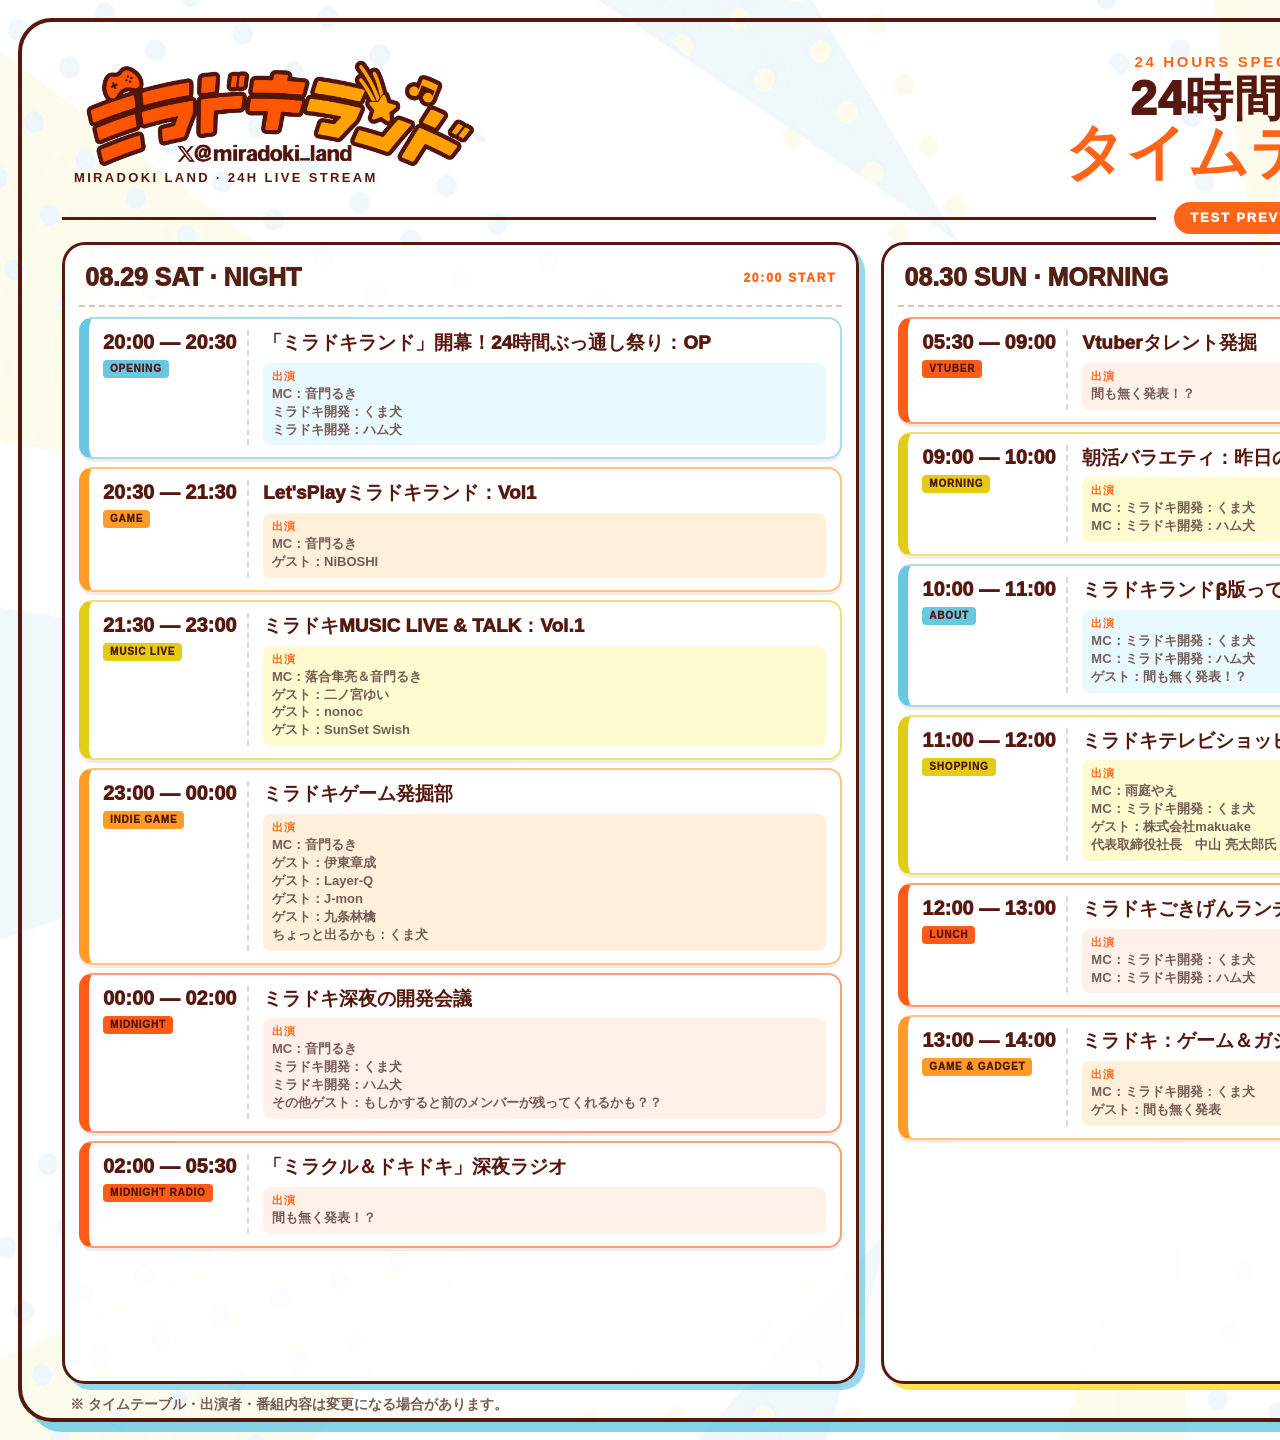
<file: timetable-poster.html>
<!doctype html>
<html lang="ja">
<head>
  <meta charset="UTF-8">
  <meta name="viewport" content="width=2560, initial-scale=1">
  <title>ミラドキランド24時間生放送 タイムテーブル（暫定版）</title>
  <link rel="stylesheet" href="timetable-poster.css">
</head>
<body>
  <main class="poster" aria-label="ミラドキランド24時間生放送 タイムテーブル">
    <header class="poster-header">
      <div class="poster-brand">
        <img src="assets/images/logo.png" alt="ミラドキランド">
        <p>MIRADOKI LAND · 24H LIVE STREAM</p>
      </div>

      <div class="poster-title">
        <p>24 HOURS SPECIAL PROGRAM</p>
        <h1>24時間生放送<br><span>タイムテーブル</span></h1>
      </div>

      <div class="poster-date">
        <span>LIVE DATE</span>
        <strong>2026.08.29 <small>SAT</small></strong>
        <b>20:00</b>
        <i>→</i>
        <strong>08.30 <small>SUN</small></strong>
        <b>19:59</b>
      </div>
    </header>

    <div class="poster-rule" aria-hidden="true"><span></span><b>TEST PREVIEW · 暫定版</b><span></span></div>

    <section class="poster-board" id="poster-board" aria-label="番組一覧">
      <p class="poster-loading">タイムテーブルを読み込んでいます…</p>
    </section>

    <footer class="poster-footer">
      <p>※ タイムテーブル・出演者・番組内容は変更になる場合があります。</p>
      <p><strong>#ミラドキランド</strong>　miradoki.com</p>
    </footer>
  </main>

  <script src="timetable-poster.js"></script>
</body>
</html>
</file>
<file: style.css>
/* =========================
   DESIGN TOKENS / RESET
========================= */
:root {
  --navy-950: #050617;
  --navy-900: #080a24;
  --navy-850: #0c0f2f;
  --navy-800: #11163d;
  --white: #f8f9ff;
  --muted: #aeb5d5;
  --cyan: #29e8ff;
  --cyan-soft: #8af4ff;
  --purple: #8c5cff;
  --pink: #ff4fbe;
  --yellow: #eaff58;
  --line: rgba(172, 205, 255, 0.18);
  --panel: rgba(13, 18, 55, 0.72);
  --header-height: 74px;
  --container: 1180px;
  --radius-sm: 12px;
  --radius-md: 20px;
  --radius-lg: 32px;
  --shadow-cyan: 0 0 44px rgba(41, 232, 255, 0.2);
  --shadow-purple: 0 0 54px rgba(140, 92, 255, 0.2);
  color-scheme: dark;
}

*,
*::before,
*::after {
  box-sizing: border-box;
}

html {
  scroll-behavior: smooth;
  scroll-padding-top: calc(var(--header-height) + 24px);
}

body {
  min-width: 320px;
  margin: 0;
  overflow-x: hidden;
  color: var(--white);
  background:
    radial-gradient(circle at 15% 18%, rgba(64, 39, 155, 0.12), transparent 28rem),
    var(--navy-950);
  font-family: Inter, "Helvetica Neue", "Hiragino Kaku Gothic ProN", "Hiragino Sans", "Yu Gothic", Meiryo, sans-serif;
  font-size: 16px;
  line-height: 1.8;
  -webkit-font-smoothing: antialiased;
}

body.menu-open {
  overflow: hidden;
}

img {
  display: block;
  max-width: 100%;
}

a {
  color: inherit;
  text-decoration: none;
}

button,
a {
  -webkit-tap-highlight-color: transparent;
}

button,
summary {
  font: inherit;
}

:focus-visible {
  outline: 3px solid var(--yellow);
  outline-offset: 4px;
}

::selection {
  color: var(--navy-950);
  background: var(--cyan);
}

[hidden] {
  display: none !important;
}

.container {
  width: min(calc(100% - 48px), var(--container));
  margin-inline: auto;
}

.section {
  position: relative;
  padding-block: 128px;
}

.section-label {
  display: flex;
  align-items: center;
  gap: 10px;
  margin: 0 0 18px;
  color: var(--cyan);
  font-size: 0.73rem;
  font-weight: 800;
  line-height: 1.3;
  letter-spacing: 0.19em;
  text-transform: uppercase;
}

.section-label::before {
  width: 30px;
  height: 1px;
  background: currentColor;
  content: "";
}

.section-title {
  margin: 0;
  font-size: clamp(2.4rem, 5vw, 4.7rem);
  font-weight: 900;
  line-height: 1.15;
  letter-spacing: -0.045em;
}

.section-title span {
  color: transparent;
  background: linear-gradient(105deg, var(--cyan-soft), var(--purple) 64%, var(--pink));
  background-clip: text;
  -webkit-background-clip: text;
}

.section-heading {
  display: flex;
  align-items: flex-end;
  justify-content: space-between;
  gap: 48px;
  margin-bottom: 60px;
}

.section-heading > p {
  max-width: 340px;
  margin: 0 0 10px;
  color: var(--muted);
  font-size: 0.95rem;
  font-weight: 600;
  line-height: 1.8;
}

.skip-link {
  position: fixed;
  top: 12px;
  left: 12px;
  z-index: 999;
  padding: 10px 16px;
  border-radius: 8px;
  color: var(--navy-950);
  background: var(--yellow);
  font-weight: 800;
  transform: translateY(-150%);
  transition: transform 0.2s ease;
}

.skip-link:focus {
  transform: translateY(0);
}

.live-dot {
  display: inline-block;
  width: 8px;
  height: 8px;
  flex: 0 0 auto;
  border-radius: 50%;
  background: #ff5269;
  box-shadow: 0 0 0 5px rgba(255, 82, 105, 0.13), 0 0 18px rgba(255, 82, 105, 0.85);
  animation: live-pulse 1.6s ease-in-out infinite;
}

/* =========================
   BUTTONS / LINKS
========================= */
.button {
  position: relative;
  display: inline-flex;
  min-height: 56px;
  align-items: center;
  justify-content: center;
  gap: 13px;
  overflow: hidden;
  padding: 13px 25px;
  border: 1px solid transparent;
  border-radius: 999px;
  font-size: 0.92rem;
  font-weight: 850;
  line-height: 1.2;
  letter-spacing: 0.02em;
  cursor: pointer;
  transition: transform 0.25s ease, box-shadow 0.25s ease, background 0.25s ease;
}

.button::after {
  position: absolute;
  top: -50%;
  left: -80%;
  width: 45%;
  height: 200%;
  background: linear-gradient(90deg, transparent, rgba(255, 255, 255, 0.35), transparent);
  content: "";
  transform: skewX(-20deg);
  transition: left 0.55s ease;
}

.button:hover::after {
  left: 140%;
}

.button:hover:not(.is-disabled) {
  transform: translateY(-3px);
}

.button-large {
  min-height: 66px;
  padding-inline: 32px;
  font-size: 1rem;
}

.button-primary {
  color: #071028;
  background: linear-gradient(105deg, var(--cyan), #6af4ff 44%, #b9ffef);
  box-shadow: 0 12px 32px rgba(41, 232, 255, 0.23), inset 0 1px rgba(255, 255, 255, 0.7);
}

.button-primary:hover:not(.is-disabled) {
  box-shadow: 0 16px 48px rgba(41, 232, 255, 0.36), inset 0 1px rgba(255, 255, 255, 0.7);
}

.button-light {
  min-width: 216px;
  color: var(--navy-950);
  background: var(--white);
}

.button-support {
  color: var(--navy-950);
  background: var(--yellow);
  box-shadow: 0 12px 34px rgba(234, 255, 88, 0.18);
}

.button-icon {
  display: grid;
  width: 31px;
  height: 31px;
  place-items: center;
  border-radius: 50%;
  color: white;
  background: var(--navy-900);
  font-size: 0.7rem;
}

.button.is-disabled {
  color: #8d94b1;
  background: #202541;
  box-shadow: none;
  cursor: default;
}

.button.is-disabled .button-icon {
  color: #8d94b1;
  background: #313751;
}

.text-link {
  display: inline-flex;
  align-items: center;
  gap: 13px;
  padding-block: 10px;
  border-bottom: 1px solid rgba(255, 255, 255, 0.4);
  font-size: 0.88rem;
  font-weight: 800;
  letter-spacing: 0.04em;
  transition: color 0.2s ease, border-color 0.2s ease;
}

.text-link:hover {
  color: var(--cyan);
  border-color: var(--cyan);
}

.text-link-cyan {
  color: var(--cyan-soft);
  border-color: rgba(41, 232, 255, 0.45);
}

.text-link.is-disabled,
.final-sub-links .is-disabled {
  color: #777f9d;
  border-color: #353b58;
  cursor: default;
}

/* =========================
   IMAGE FALLBACKS
========================= */
[data-image-shell] {
  position: relative;
  overflow: hidden;
}

[data-image-shell] > img {
  position: relative;
  z-index: 2;
  width: 100%;
  height: 100%;
  opacity: 0;
  object-fit: cover;
  transition: opacity 0.35s ease;
}

[data-image-shell].is-loaded > img {
  opacity: 1;
}

.image-placeholder {
  position: absolute;
  inset: 0;
  z-index: 1;
  display: flex;
  align-items: center;
  justify-content: center;
  flex-direction: column;
  gap: 8px;
  text-align: center;
  transition: opacity 0.35s ease;
}

.is-loaded > .image-placeholder {
  opacity: 0;
  pointer-events: none;
}

.placeholder-label {
  font-size: 0.67rem;
  font-weight: 900;
  letter-spacing: 0.24em;
}

.image-placeholder small {
  color: rgba(255, 255, 255, 0.55);
  font-size: 0.66rem;
  letter-spacing: 0.05em;
}

/* =========================
   HEADER
========================= */
.site-header {
  position: fixed;
  inset: 0 0 auto;
  z-index: 100;
  height: var(--header-height);
  border-bottom: 1px solid transparent;
  transition: background 0.25s ease, border-color 0.25s ease, backdrop-filter 0.25s ease;
}

.site-header.is-scrolled {
  border-color: var(--line);
  background: rgba(5, 6, 23, 0.82);
  box-shadow: 0 12px 38px rgba(2, 3, 16, 0.18);
  backdrop-filter: blur(18px);
}

.header-inner {
  display: flex;
  width: min(calc(100% - 52px), 1320px);
  height: 100%;
  align-items: center;
  justify-content: space-between;
  margin-inline: auto;
}

.brand {
  display: flex;
  min-width: 188px;
  align-items: center;
  gap: 13px;
}

.brand-image {
  display: block;
  width: 132px;
  height: 34px;
}

.brand-image img {
  object-fit: contain;
  object-position: left center;
}

.brand-fallback {
  position: absolute;
  inset: 0;
  display: flex;
  align-items: center;
  color: white;
  font-size: 0.83rem;
  font-weight: 950;
  letter-spacing: -0.02em;
}

.brand-fallback span {
  color: var(--cyan);
}

.brand-image.is-loaded .brand-fallback,
.footer-brand .is-loaded .footer-logo-fallback,
.hero-logo.is-loaded .hero-logo-fallback {
  opacity: 0;
}

.brand-event {
  padding: 5px 8px;
  border: 1px solid rgba(41, 232, 255, 0.4);
  border-radius: 5px;
  color: var(--cyan);
  font-size: 0.56rem;
  font-weight: 900;
  line-height: 1;
  letter-spacing: 0.12em;
}

.global-nav {
  display: flex;
  align-items: center;
  gap: clamp(16px, 2vw, 31px);
}

.global-nav a {
  position: relative;
  padding-block: 9px;
  color: #d7dcf5;
  font-size: 0.69rem;
  font-weight: 800;
  letter-spacing: 0.12em;
  transition: color 0.2s ease;
}

.global-nav a::after {
  position: absolute;
  right: 50%;
  bottom: 3px;
  left: 50%;
  height: 1px;
  background: var(--cyan);
  content: "";
  transition: inset 0.2s ease;
}

.global-nav a:hover {
  color: var(--cyan);
}

.global-nav a:hover::after {
  right: 0;
  left: 0;
}

.global-nav .nav-watch {
  padding: 9px 17px;
  border: 1px solid rgba(41, 232, 255, 0.65);
  border-radius: 999px;
  color: var(--cyan);
  background: rgba(41, 232, 255, 0.08);
}

.global-nav .nav-watch::after {
  display: none;
}

.global-nav .nav-social {
  color: white;
}

.menu-toggle {
  display: none;
  width: 46px;
  height: 46px;
  place-items: center;
  padding: 11px;
  border: 1px solid var(--line);
  border-radius: 50%;
  color: white;
  background: rgba(13, 18, 55, 0.85);
  cursor: pointer;
}

.menu-toggle span {
  display: block;
  width: 20px;
  height: 1.5px;
  margin: 4px auto;
  background: currentColor;
  transition: transform 0.25s ease, opacity 0.2s ease;
}

.menu-toggle[aria-expanded="true"] span:nth-child(1) {
  transform: translateY(5.5px) rotate(45deg);
}

.menu-toggle[aria-expanded="true"] span:nth-child(2) {
  opacity: 0;
}

.menu-toggle[aria-expanded="true"] span:nth-child(3) {
  transform: translateY(-5.5px) rotate(-45deg);
}

/* =========================
   HERO
========================= */
.hero {
  position: relative;
  display: flex;
  min-height: min(900px, 100svh);
  align-items: center;
  overflow: hidden;
  padding: calc(var(--header-height) + 52px) 0 88px;
  background:
    linear-gradient(90deg, rgba(5, 6, 23, 0.94) 0%, rgba(5, 6, 23, 0.62) 52%, rgba(5, 6, 23, 0.28) 100%),
    radial-gradient(circle at 80% 44%, rgba(81, 50, 205, 0.3), transparent 32%),
    linear-gradient(145deg, #07091d, #0b0f34 65%, #120e35);
}

.hero-grid {
  position: absolute;
  inset: 0;
  opacity: 0.18;
  background-image:
    linear-gradient(rgba(88, 180, 255, 0.18) 1px, transparent 1px),
    linear-gradient(90deg, rgba(88, 180, 255, 0.18) 1px, transparent 1px);
  background-size: 70px 70px;
  mask-image: linear-gradient(to bottom, black, transparent 92%);
}

.hero-grid::after {
  position: absolute;
  inset: 0;
  background: linear-gradient(105deg, transparent 55%, rgba(41, 232, 255, 0.13) 55.2%, transparent 55.5%);
  content: "";
}

.hero-orb {
  position: absolute;
  border-radius: 50%;
  filter: blur(80px);
  pointer-events: none;
}

.hero-orb-cyan {
  top: -16%;
  left: 33%;
  width: 360px;
  height: 360px;
  background: rgba(41, 232, 255, 0.13);
}

.hero-orb-purple {
  right: -10%;
  bottom: -16%;
  width: 500px;
  height: 500px;
  background: rgba(140, 92, 255, 0.19);
}

.hero-inner {
  position: relative;
  z-index: 2;
  display: grid;
  align-items: center;
  grid-template-columns: minmax(380px, 0.88fr) minmax(440px, 1.12fr);
  gap: clamp(28px, 5vw, 76px);
}

.hero-copy {
  position: relative;
  z-index: 3;
}

.eyebrow {
  display: flex;
  align-items: center;
  gap: 12px;
  margin: 0;
  color: #c8d2f4;
  font-size: 0.68rem;
  font-weight: 800;
  letter-spacing: 0.18em;
}

.hero-eyebrow {
  margin-bottom: 24px;
}

.hero-logo {
  width: min(280px, 65%);
  min-height: 50px;
  margin-bottom: 18px;
}

.hero-logo img {
  object-fit: contain;
  object-position: left center;
}

.hero-logo-fallback {
  display: block;
  font-size: 1.05rem;
  font-weight: 950;
  line-height: 0.88;
  letter-spacing: 0.15em;
  transition: opacity 0.2s ease;
}

.hero-logo-fallback strong {
  color: var(--cyan);
  font-size: 1.55rem;
}

.hero h1 {
  margin: 0;
}

.hero-kicker {
  display: block;
  margin-bottom: 1px;
  color: white;
  font-size: clamp(1.2rem, 2vw, 1.75rem);
  font-weight: 900;
  letter-spacing: 0.02em;
}

.hero-title-main {
  display: block;
  font-size: clamp(3.2rem, 6.5vw, 6.4rem);
  font-weight: 950;
  line-height: 0.92;
  letter-spacing: -0.07em;
  text-shadow: 0 8px 50px rgba(41, 232, 255, 0.16);
}

.hero-title-main em {
  color: transparent;
  background: linear-gradient(140deg, #fff 12%, var(--cyan) 48%, #8672ff 86%);
  background-clip: text;
  -webkit-background-clip: text;
  font-size: 1.37em;
  font-style: italic;
}

.hero-lead {
  margin: 24px 0 25px;
  color: #dbe1fa;
  font-size: clamp(1rem, 1.6vw, 1.23rem);
  font-weight: 700;
  line-height: 1.7;
  letter-spacing: 0.04em;
}

.event-date {
  display: grid;
  width: fit-content;
  min-width: min(100%, 460px);
  align-items: center;
  padding: 11px 19px;
  border: 1px solid rgba(123, 205, 255, 0.23);
  border-radius: var(--radius-sm);
  background: linear-gradient(100deg, rgba(41, 232, 255, 0.08), rgba(140, 92, 255, 0.07));
  backdrop-filter: blur(12px);
  grid-template-columns: auto 1fr auto 1fr;
  column-gap: 14px;
}

.event-date-label {
  color: var(--cyan);
  font-size: 0.54rem;
  font-weight: 900;
  line-height: 1.2;
  letter-spacing: 0.13em;
  writing-mode: vertical-rl;
}

.event-date p {
  display: grid;
  align-items: center;
  margin: 0;
  line-height: 1;
  grid-template-columns: auto auto;
  gap: 4px 8px;
}

.event-date strong {
  font-size: clamp(1.15rem, 2.1vw, 1.65rem);
  font-weight: 900;
  letter-spacing: -0.04em;
}

.event-date small {
  color: var(--cyan-soft);
  font-size: 0.5rem;
  font-weight: 900;
  letter-spacing: 0.1em;
}

.event-date b {
  color: #d5daf2;
  font-size: 0.75rem;
  letter-spacing: 0.08em;
  grid-column: 1 / -1;
}

.date-arrow {
  color: var(--purple);
  font-size: 1.2rem;
}

.hero-actions {
  display: flex;
  align-items: center;
  gap: 27px;
  margin-top: 31px;
}

.hero-visual-wrap {
  position: relative;
  padding: 18px 0 30px 18px;
}

.hero-visual-wrap::before {
  position: absolute;
  inset: -5% 4% 1% -2%;
  border: 1px solid rgba(41, 232, 255, 0.14);
  border-radius: 48% 52% 44% 56% / 50% 37% 63% 50%;
  content: "";
  transform: rotate(-4deg);
}

.hero-visual {
  aspect-ratio: 0.93;
  border: 1px solid rgba(156, 196, 255, 0.3);
  border-radius: 46% 18% 42% 16% / 22% 43% 18% 48%;
  background: #0c123c;
  box-shadow: 0 0 80px rgba(103, 66, 236, 0.2);
  isolation: isolate;
  transform: rotate(1deg);
}

.hero-visual::after {
  position: absolute;
  inset: 0;
  z-index: 3;
  border-radius: inherit;
  background: linear-gradient(150deg, transparent 52%, rgba(5, 6, 23, 0.62));
  content: "";
  pointer-events: none;
}

.hero-visual img {
  border-radius: inherit;
  object-position: center;
}

.hero-placeholder {
  background:
    radial-gradient(circle at 50% 38%, rgba(41, 232, 255, 0.31), transparent 15%),
    conic-gradient(from 180deg at 50% 45%, rgba(140, 92, 255, 0.4), rgba(41, 232, 255, 0.11), rgba(255, 79, 190, 0.28), rgba(140, 92, 255, 0.4)),
    #0c123c;
}

.hero-placeholder::before,
.hero-placeholder::after {
  position: absolute;
  border: 1px solid rgba(157, 246, 255, 0.28);
  border-radius: 50%;
  content: "";
}

.hero-placeholder::before {
  width: 63%;
  aspect-ratio: 1;
}

.hero-placeholder::after {
  width: 83%;
  aspect-ratio: 1;
  border-style: dashed;
  animation: slow-spin 24s linear infinite;
}

.hero-placeholder > * {
  position: relative;
  z-index: 2;
}

.hero-placeholder strong {
  color: white;
  font-size: clamp(3.1rem, 6vw, 6rem);
  font-style: italic;
  font-weight: 950;
  line-height: 0.8;
  letter-spacing: -0.08em;
  text-shadow: 0 0 33px rgba(41, 232, 255, 0.35);
}

.hero-stamp {
  position: absolute;
  top: 1%;
  right: -2%;
  z-index: 5;
  display: flex;
  width: 126px;
  height: 126px;
  align-items: center;
  justify-content: center;
  flex-direction: column;
  border: 1px solid rgba(234, 255, 88, 0.6);
  border-radius: 50%;
  color: var(--navy-950);
  background: var(--yellow);
  box-shadow: 0 10px 35px rgba(234, 255, 88, 0.21);
  line-height: 1;
  transform: rotate(9deg);
}

.hero-stamp span,
.hero-stamp small {
  font-size: 0.51rem;
  font-weight: 900;
  letter-spacing: 0.15em;
}

.hero-stamp strong {
  margin: 6px 0 4px;
  font-size: 2.4rem;
  font-weight: 950;
  letter-spacing: -0.08em;
}

.hero-visual-caption {
  position: absolute;
  right: 12%;
  bottom: -3px;
  z-index: 4;
  margin: 0;
  padding: 7px 13px;
  color: #abb4d3;
  background: var(--navy-950);
  font-size: 0.58rem;
  font-weight: 800;
  letter-spacing: 0.12em;
}

.hero-visual-caption span {
  margin-right: 10px;
  color: #ff5269;
}

.hero-ticker {
  position: absolute;
  right: 0;
  bottom: 0;
  left: 0;
  z-index: 5;
  overflow: hidden;
  border-block: 1px solid rgba(41, 232, 255, 0.22);
  color: var(--cyan-soft);
  background: rgba(8, 10, 36, 0.75);
  backdrop-filter: blur(10px);
}

.ticker-track {
  display: flex;
  width: max-content;
  gap: 30px;
  padding: 9px 0;
  font-size: 0.62rem;
  font-weight: 900;
  letter-spacing: 0.18em;
  animation: ticker 28s linear infinite;
}

.ticker-track b {
  color: var(--pink);
}

/* =========================
   ABOUT
========================= */
.about {
  overflow: hidden;
  background:
    radial-gradient(circle at 8% 50%, rgba(41, 232, 255, 0.12), transparent 26rem),
    linear-gradient(180deg, #07081c, #080a24);
}

.about::after {
  position: absolute;
  top: 7%;
  right: -4%;
  color: rgba(255, 255, 255, 0.025);
  content: "24H";
  font-size: 20rem;
  font-weight: 950;
  line-height: 1;
  letter-spacing: -0.12em;
}

.about-layout {
  position: relative;
  z-index: 2;
  display: grid;
  align-items: center;
  grid-template-columns: minmax(0, 0.93fr) minmax(0, 1.07fr);
  gap: clamp(48px, 8vw, 108px);
}

.about-visual {
  aspect-ratio: 0.88;
  overflow: visible;
  border: 1px solid rgba(41, 232, 255, 0.23);
  border-radius: var(--radius-lg);
  background: #0d1237;
  box-shadow: var(--shadow-cyan);
}

.about-visual::before {
  position: absolute;
  inset: 18px -18px -18px 18px;
  z-index: -1;
  border: 1px solid rgba(140, 92, 255, 0.3);
  border-radius: inherit;
  content: "";
}

.about-visual img {
  border-radius: var(--radius-lg);
}

.about-placeholder {
  border-radius: var(--radius-lg);
  background:
    linear-gradient(135deg, transparent 40%, rgba(41, 232, 255, 0.09) 40.2%, transparent 40.6%),
    radial-gradient(circle at center, rgba(140, 92, 255, 0.4), transparent 42%),
    #0c1134;
}

.placeholder-world {
  display: grid;
  width: 42%;
  max-width: 190px;
  aspect-ratio: 1;
  place-items: center;
  border: 1px solid rgba(41, 232, 255, 0.5);
  border-radius: 50%;
  color: var(--cyan);
  background: rgba(41, 232, 255, 0.07);
  box-shadow: 0 0 70px rgba(41, 232, 255, 0.2);
  font-size: 4rem;
  font-weight: 950;
}

.visual-index {
  position: absolute;
  right: -25px;
  bottom: 36px;
  z-index: 4;
  padding: 7px 15px;
  border: 1px solid rgba(41, 232, 255, 0.4);
  color: var(--cyan);
  background: var(--navy-950);
  font-size: 0.7rem;
  font-weight: 900;
  letter-spacing: 0.16em;
}

.about-copy > p:not(.section-label, .about-lead) {
  margin: 0 0 26px;
  color: var(--muted);
  line-height: 2;
}

.about-lead {
  margin: 31px 0 17px;
  color: white;
  font-size: 1.13rem;
  font-weight: 800;
  line-height: 1.8;
}

.about-service {
  display: flex;
  gap: 20px;
  margin: 34px 0 23px;
  padding: 23px;
  border: 1px solid var(--line);
  border-radius: var(--radius-md);
  background: rgba(255, 255, 255, 0.035);
}

.about-service-mark {
  display: grid;
  width: 51px;
  height: 51px;
  flex: 0 0 auto;
  place-items: center;
  border-radius: 14px;
  color: var(--navy-950);
  background: linear-gradient(135deg, var(--cyan), var(--purple));
  font-size: 1.25rem;
  font-weight: 950;
}

.about-service-image {
  width: 68px;
  height: 68px;
  padding: 0;
  overflow: hidden;
}

.about-service-image > img {
  object-fit: contain;
}

.about-service h3,
.about-service p {
  margin: 0;
}

.about-service h3 {
  margin-bottom: 6px;
  font-size: 0.95rem;
}

.about-service p {
  color: var(--muted);
  font-size: 0.86rem;
  line-height: 1.8;
}

/* =========================
   PROGRAM
========================= */
.program {
  overflow: hidden;
  background:
    linear-gradient(rgba(255, 255, 255, 0.02) 1px, transparent 1px),
    linear-gradient(90deg, rgba(255, 255, 255, 0.02) 1px, transparent 1px),
    #0b0d29;
  background-size: 64px 64px;
}

.program-glow {
  position: absolute;
  top: 0;
  left: 45%;
  width: 700px;
  height: 450px;
  background: radial-gradient(ellipse, rgba(75, 43, 181, 0.22), transparent 68%);
  transform: translate(-50%, -50%);
}

.program-grid {
  position: relative;
  display: grid;
  grid-template-columns: repeat(3, 1fr);
  gap: 16px;
}

.program-card {
  position: relative;
  min-height: 265px;
  overflow: hidden;
  padding: 32px;
  border: 1px solid var(--line);
  border-radius: var(--radius-md);
  background: linear-gradient(145deg, rgba(22, 27, 72, 0.86), rgba(10, 13, 43, 0.94));
  box-shadow: 0 14px 40px rgba(0, 0, 0, 0.11);
  transition: transform 0.3s ease, border-color 0.3s ease, box-shadow 0.3s ease;
}

.program-card::after {
  position: absolute;
  right: -45px;
  bottom: -80px;
  width: 160px;
  height: 160px;
  border-radius: 50%;
  background: rgba(41, 232, 255, 0.05);
  box-shadow: 0 0 55px rgba(41, 232, 255, 0.09);
  content: "";
}

.program-card:hover {
  z-index: 2;
  border-color: rgba(41, 232, 255, 0.45);
  box-shadow: 0 20px 55px rgba(6, 8, 30, 0.4), var(--shadow-cyan);
  transform: translateY(-7px);
}

.program-card-accent {
  border-color: rgba(140, 92, 255, 0.34);
  background: linear-gradient(145deg, rgba(55, 35, 119, 0.72), rgba(13, 15, 49, 0.96));
}

.program-card-accent::after {
  background: rgba(255, 79, 190, 0.06);
  box-shadow: 0 0 55px rgba(255, 79, 190, 0.11);
}

.program-number {
  color: #70799f;
  font-size: 0.65rem;
  font-weight: 900;
  letter-spacing: 0.16em;
}

.program-icon {
  position: absolute;
  top: 29px;
  right: 30px;
  display: grid;
  width: 46px;
  height: 46px;
  place-items: center;
  border: 1px solid rgba(41, 232, 255, 0.2);
  border-radius: 50%;
  color: var(--cyan);
  background: rgba(41, 232, 255, 0.06);
  font-size: 1.2rem;
}

.program-card h3 {
  margin: 52px 0 13px;
  font-size: 1.35rem;
  font-weight: 850;
  letter-spacing: -0.03em;
}

.program-card p {
  position: relative;
  z-index: 2;
  margin: 0;
  color: var(--muted);
  font-size: 0.88rem;
  line-height: 1.85;
}

/* =========================
   GUEST
========================= */
.guest {
  background:
    radial-gradient(circle at 90% 20%, rgba(255, 79, 190, 0.1), transparent 24rem),
    linear-gradient(180deg, #080a24, #07081d);
}

.coming-note {
  display: flex;
  align-items: center;
  gap: 13px;
  padding: 10px 17px;
  border: 1px solid rgba(255, 82, 105, 0.25);
  border-radius: 999px;
  color: #cdd3eb !important;
  background: rgba(255, 82, 105, 0.05);
  font-size: 0.76rem !important;
}

.guest-grid {
  display: grid;
  grid-template-columns: repeat(4, 1fr);
  gap: 18px;
}

.guest-card {
  overflow: hidden;
  border: 1px solid var(--line);
  border-radius: var(--radius-md);
  background: #0d1133;
  transition: border-color 0.3s ease, box-shadow 0.3s ease, transform 0.3s ease;
}

.guest-card:hover {
  border-color: rgba(41, 232, 255, 0.42);
  box-shadow: 0 20px 46px rgba(0, 0, 0, 0.3), var(--shadow-cyan);
  transform: translateY(-6px);
}

.guest-image {
  aspect-ratio: 4 / 5;
  background: #111743;
}

.guest-image::after {
  position: absolute;
  inset: auto 0 0;
  z-index: 3;
  height: 28%;
  background: linear-gradient(transparent, rgba(8, 10, 36, 0.82));
  content: "";
}

.guest-image img {
  object-fit: cover;
  object-position: center 25%;
}

.guest-image-contain img {
  object-fit: contain;
  object-position: center;
  background: white;
}

.guest-image-bust img {
  object-fit: contain;
  object-position: center;
  background: white;
  transform: scale(2.3);
  transform-origin: 50% 10%;
}

.guest-placeholder {
  overflow: hidden;
  background:
    linear-gradient(152deg, transparent 38%, rgba(41, 232, 255, 0.12) 38.2%, transparent 38.6%),
    radial-gradient(circle at 50% 54%, rgba(41, 232, 255, 0.24), transparent 41%),
    #111842;
}

.guest-placeholder::before {
  position: absolute;
  top: 18%;
  width: 44%;
  aspect-ratio: 1;
  border: 1px solid rgba(152, 238, 255, 0.22);
  border-radius: 50%;
  content: "";
}

.guest-placeholder::after {
  position: absolute;
  bottom: -18%;
  width: 70%;
  aspect-ratio: 1;
  border: 1px solid rgba(152, 238, 255, 0.18);
  border-radius: 50% 50% 30% 30%;
  content: "";
}

.guest-placeholder > * {
  position: relative;
  z-index: 2;
}

.guest-placeholder span,
.guest-placeholder small {
  color: rgba(255, 255, 255, 0.6);
  font-size: 0.57rem;
  font-weight: 900;
  line-height: 1;
  letter-spacing: 0.25em;
}

.guest-placeholder strong {
  color: var(--cyan-soft);
  font-size: 3.5rem;
  font-style: italic;
  font-weight: 950;
  line-height: 0.9;
}

.guest-placeholder-purple {
  background: radial-gradient(circle at 50% 54%, rgba(140, 92, 255, 0.32), transparent 41%), #17113f;
}

.guest-placeholder-purple strong {
  color: #ba9cff;
}

.guest-placeholder-pink {
  background: radial-gradient(circle at 50% 54%, rgba(255, 79, 190, 0.27), transparent 41%), #261031;
}

.guest-placeholder-pink strong {
  color: #ff8bd2;
}

.guest-placeholder-yellow {
  background: radial-gradient(circle at 50% 54%, rgba(234, 255, 88, 0.2), transparent 41%), #1c2032;
}

.guest-placeholder-yellow strong {
  color: var(--yellow);
}

.guest-info {
  padding: 21px 22px 24px;
}

.guest-role {
  margin: 0 0 5px !important;
  color: var(--cyan) !important;
  font-size: 0.58rem !important;
  font-weight: 900;
  letter-spacing: 0.16em;
}

.guest-info h3 {
  margin: 0 0 9px;
  font-size: 1.22rem;
  line-height: 1.3;
}

.guest-name-stacked {
  white-space: nowrap;
}

.guest-name-stacked span {
  display: inline-block;
  margin-top: 5px;
  font-size: 0.78em;
  font-weight: 750;
  letter-spacing: 0.03em;
}

.guest-info p {
  margin: 0;
  color: var(--muted);
  font-size: 0.78rem;
  line-height: 1.75;
}

.guest-info .guest-program {
  color: #785d54;
  font-weight: 750;
  line-height: 1.55;
}

.guest-program span,
.guest-program time {
  display: block;
}

.guest-program span + time {
  margin-top: 3px;
}

.guest-program time {
  color: #ef5a1d;
  font-size: 0.7rem;
  font-weight: 900;
  letter-spacing: 0.02em;
}

.guest-program time + span {
  margin-top: 9px;
}

/* =========================
   TIMETABLE
========================= */
.timetable {
  overflow: hidden;
  background:
    radial-gradient(circle at 10% 30%, rgba(140, 92, 255, 0.12), transparent 25rem),
    #0b0e2b;
}

.timetable::before {
  position: absolute;
  inset: 0;
  opacity: 0.06;
  background: repeating-linear-gradient(115deg, transparent 0 35px, var(--cyan) 36px, transparent 37px 72px);
  content: "";
  pointer-events: none;
}

.timetable-heading {
  position: relative;
  display: flex;
  align-items: flex-end;
  justify-content: space-between;
  gap: 40px;
  margin-bottom: 55px;
}

.timetable-date {
  display: grid;
  min-width: 220px;
  padding: 18px 21px;
  border: 1px solid rgba(41, 232, 255, 0.33);
  border-radius: var(--radius-sm);
  background: rgba(41, 232, 255, 0.06);
  grid-template-columns: auto 1fr;
  gap: 2px 13px;
}

.timetable-date span {
  color: var(--cyan);
  font-size: 0.54rem;
  font-weight: 900;
  line-height: 1.4;
  letter-spacing: 0.14em;
  grid-row: 1 / 3;
  writing-mode: vertical-rl;
}

.timetable-date strong {
  font-size: 1.6rem;
  line-height: 1;
}

.timetable-date b {
  color: var(--muted);
  font-size: 0.76rem;
  letter-spacing: 0.1em;
}

.schedule {
  position: relative;
  border-top: 1px solid rgba(142, 159, 211, 0.28);
}

.schedule::before {
  position: absolute;
  top: 0;
  bottom: 0;
  left: 238px;
  width: 1px;
  background: linear-gradient(var(--cyan), var(--purple), var(--pink), var(--yellow));
  content: "";
}

.schedule-item {
  position: relative;
  display: grid;
  min-height: 170px;
  align-items: start;
  padding: 29px 0;
  border-bottom: 1px solid rgba(142, 159, 211, 0.19);
  grid-template-columns: 238px 1fr 80px;
}

.schedule-item::before {
  position: absolute;
  top: 37px;
  left: 232px;
  z-index: 2;
  width: 13px;
  height: 13px;
  border: 3px solid var(--navy-900);
  border-radius: 50%;
  background: var(--cyan);
  box-shadow: 0 0 18px rgba(41, 232, 255, 0.7);
  content: "";
}

.schedule-item > time {
  color: white;
  font-size: 1.1rem;
  font-weight: 900;
  line-height: 1.35;
  letter-spacing: -0.025em;
}

.schedule-item > time span {
  margin-inline: 5px;
  color: #687092;
  font-weight: 500;
}

.schedule-content {
  padding: 0 50px 0 42px;
}

.schedule-tag {
  display: inline-block;
  margin-bottom: 10px;
  padding: 4px 9px;
  border-radius: 4px;
  color: var(--navy-950);
  background: var(--cyan);
  font-size: 0.54rem;
  font-weight: 950;
  line-height: 1.2;
  letter-spacing: 0.13em;
}

.tag-purple {
  color: white;
  background: var(--purple);
}

.tag-pink {
  color: white;
  background: var(--pink);
}

.tag-yellow {
  background: var(--yellow);
}

.schedule-content h3 {
  margin: 0 0 10px;
  font-size: 1.22rem;
  line-height: 1.45;
}

.schedule-content p {
  margin: 3px 0;
  color: var(--muted);
  font-size: 0.82rem;
  line-height: 1.65;
}

.schedule-content p strong {
  color: #d9def2;
}

.schedule-cast {
  width: fit-content;
  margin-top: 15px;
  padding: 10px 15px 11px;
  border-left: 3px solid #69c7e2;
  border-radius: 0 9px 9px 0;
  color: #765d56;
  background: rgba(105, 199, 226, 0.1);
  font-size: 0.76rem;
  line-height: 1.72;
}

.schedule-cast strong {
  display: block;
  margin-bottom: 2px;
  color: #ef5a1d;
  font-size: 0.65rem;
  font-weight: 950;
  letter-spacing: 0.08em;
}

.schedule-cast ul {
  margin: 0;
  padding: 0;
  list-style: none;
}

.schedule-cast-orange {
  border-left-color: #ff9c27;
  background: rgba(255, 156, 39, 0.14);
}

.schedule-cast-yellow {
  border-left-color: #e1cd16;
  background: rgba(245, 236, 67, 0.18);
}

.schedule-cast-red {
  border-left-color: #ff5b18;
  background: rgba(255, 91, 24, 0.12);
}

.schedule-status {
  padding-top: 8px;
  color: #646d91;
  font-size: 0.58rem;
  font-weight: 900;
  letter-spacing: 0.14em;
  text-align: right;
}

.schedule-item-night {
  background: linear-gradient(90deg, transparent, rgba(140, 92, 255, 0.05) 40%, transparent);
}

.schedule-item-finale {
  background: linear-gradient(90deg, transparent, rgba(234, 255, 88, 0.05) 40%, transparent);
}

.schedule-item-finale::before {
  background: var(--yellow);
  box-shadow: 0 0 18px rgba(234, 255, 88, 0.6);
}

.schedule-note {
  margin: 20px 0 0;
  color: #7f88aa;
  font-size: 0.72rem;
  line-height: 1.7;
}

.timetable-poster {
  min-height: 300px;
  margin: 56px 0 0;
  border: 1px dashed rgba(41, 232, 255, 0.32);
  border-radius: var(--radius-md);
  background: rgba(41, 232, 255, 0.03);
}

.timetable-poster img {
  object-fit: contain;
}

.timetable-placeholder {
  gap: 14px;
  padding: 30px;
  background:
    linear-gradient(135deg, rgba(41, 232, 255, 0.05), transparent 45%, rgba(140, 92, 255, 0.07)),
    rgba(13, 18, 55, 0.78);
}

.timetable-placeholder strong {
  font-size: clamp(1.4rem, 3vw, 2.3rem);
  line-height: 1.5;
}

/* =========================
   WATCH
========================= */
.watch {
  overflow: hidden;
  background:
    radial-gradient(circle at 50% 42%, rgba(67, 39, 171, 0.43), transparent 33rem),
    linear-gradient(180deg, #07081e, #0b0830 53%, #07081d);
}

.watch-rays {
  position: absolute;
  top: -40%;
  left: 50%;
  width: 1350px;
  aspect-ratio: 1;
  opacity: 0.11;
  background: repeating-conic-gradient(from 20deg, var(--cyan) 0 1deg, transparent 1.5deg 12deg);
  mask-image: radial-gradient(circle, black, transparent 69%);
  transform: translateX(-50%);
  animation: ray-spin 65s linear infinite;
}

.watch-heading {
  position: relative;
  margin-bottom: 50px;
  text-align: center;
}

.watch-heading .section-label {
  justify-content: center;
}

.watch-heading h2 {
  margin: 0;
  font-size: clamp(2.6rem, 6vw, 5.4rem);
  font-weight: 950;
  line-height: 1.08;
  letter-spacing: -0.05em;
}

.watch-heading h2 span {
  color: transparent;
  background: linear-gradient(100deg, var(--cyan), #ab8cff 58%, var(--pink));
  background-clip: text;
  -webkit-background-clip: text;
}

.watch-heading > p:last-child {
  margin: 20px 0 0;
  color: #ccd3ef;
  font-size: 0.8rem;
  font-weight: 800;
  letter-spacing: 0.15em;
}

.video-frame {
  position: relative;
  width: min(100%, 980px);
  margin-inline: auto;
  padding: 10px;
  border: 1px solid rgba(41, 232, 255, 0.32);
  background: rgba(9, 12, 38, 0.78);
  box-shadow: 0 30px 100px rgba(0, 0, 0, 0.35), 0 0 80px rgba(41, 232, 255, 0.09);
}

.video-player {
  position: relative;
  aspect-ratio: 16 / 9;
  overflow: hidden;
  background: #080b26;
}

.video-player iframe {
  width: 100%;
  height: 100%;
  border: 0;
}

.video-pending {
  position: absolute;
  inset: 0;
  display: flex;
  align-items: center;
  justify-content: center;
  flex-direction: column;
  background:
    linear-gradient(rgba(41, 232, 255, 0.05) 1px, transparent 1px),
    linear-gradient(90deg, rgba(41, 232, 255, 0.05) 1px, transparent 1px),
    radial-gradient(circle at center, rgba(140, 92, 255, 0.25), transparent 35%),
    #080b26;
  background-size: 50px 50px, 50px 50px, auto, auto;
}

.pending-icon {
  display: grid;
  width: 78px;
  height: 78px;
  place-items: center;
  margin-bottom: 24px;
  border: 1px solid rgba(41, 232, 255, 0.45);
  border-radius: 50%;
  color: var(--cyan);
  background: rgba(41, 232, 255, 0.08);
  box-shadow: 0 0 40px rgba(41, 232, 255, 0.18);
  font-size: 1.25rem;
}

.video-pending p,
.video-pending strong,
.video-pending small {
  margin: 0;
}

.video-pending p {
  color: var(--cyan);
  font-size: 0.61rem;
  font-weight: 900;
  letter-spacing: 0.22em;
}

.video-pending strong {
  margin-block: 3px;
  font-size: clamp(1.35rem, 3vw, 2.2rem);
}

.video-pending small {
  color: #7d86a8;
  font-size: 0.61rem;
  font-weight: 900;
  letter-spacing: 0.2em;
}

.frame-corner {
  position: absolute;
  width: 35px;
  height: 35px;
  pointer-events: none;
}

.frame-corner-tl { top: -7px; left: -7px; border-top: 2px solid var(--cyan); border-left: 2px solid var(--cyan); }
.frame-corner-tr { top: -7px; right: -7px; border-top: 2px solid var(--cyan); border-right: 2px solid var(--cyan); }
.frame-corner-bl { bottom: -7px; left: -7px; border-bottom: 2px solid var(--cyan); border-left: 2px solid var(--cyan); }
.frame-corner-br { right: -7px; bottom: -7px; border-right: 2px solid var(--cyan); border-bottom: 2px solid var(--cyan); }

.watch-actions {
  display: flex;
  align-items: center;
  justify-content: center;
  gap: 24px;
  margin-top: 34px;
}

.watch-actions p {
  max-width: 190px;
  margin: 0;
  color: var(--muted);
  font-size: 0.73rem;
  line-height: 1.7;
}

.watch-steps {
  display: grid;
  max-width: 980px;
  margin: 80px auto 0;
  padding: 0;
  list-style: none;
  grid-template-columns: repeat(3, 1fr);
}

.watch-steps li {
  position: relative;
  display: flex;
  align-items: center;
  gap: 17px;
  padding-inline: 26px;
}

.watch-steps li + li {
  border-left: 1px solid var(--line);
}

.watch-steps li > span {
  color: var(--cyan);
  font-size: 0.66rem;
  font-weight: 900;
  letter-spacing: 0.12em;
}

.watch-steps strong,
.watch-steps p {
  display: block;
  margin: 0;
}

.watch-steps strong {
  font-size: 0.91rem;
}

.watch-steps p {
  color: var(--muted);
  font-size: 0.71rem;
  line-height: 1.6;
}

/* =========================
   SNS
========================= */
.sns {
  padding-block: 92px;
  background: #080a24;
}

.sns-panel {
  position: relative;
  display: grid;
  min-height: 270px;
  align-items: center;
  overflow: hidden;
  padding: 52px 58px;
  border: 1px solid rgba(41, 232, 255, 0.28);
  border-radius: var(--radius-lg);
  background:
    linear-gradient(105deg, rgba(41, 232, 255, 0.12), rgba(140, 92, 255, 0.16) 70%, rgba(255, 79, 190, 0.12)),
    #0c1032;
  box-shadow: 0 20px 70px rgba(0, 0, 0, 0.2);
  grid-template-columns: 120px 1fr auto;
  gap: 42px;
}

.sns-panel::before {
  position: absolute;
  right: 28%;
  width: 300px;
  aspect-ratio: 1;
  border: 1px solid rgba(255, 255, 255, 0.06);
  border-radius: 50%;
  content: "";
  box-shadow: 0 0 90px rgba(140, 92, 255, 0.12);
}

.sns-mark {
  display: grid;
  width: 104px;
  aspect-ratio: 1;
  place-items: center;
  border-radius: 27px;
  color: var(--navy-950);
  background: white;
  box-shadow: 0 12px 40px rgba(255, 255, 255, 0.11);
  font-size: 3.5rem;
  font-weight: 400;
  line-height: 1;
}

.sns-copy {
  position: relative;
  z-index: 2;
}

.sns-copy h2 {
  margin: 0 0 7px;
  font-size: clamp(2rem, 3.3vw, 3.2rem);
  line-height: 1.2;
  letter-spacing: -0.04em;
}

.sns-copy h2 span {
  color: var(--cyan);
}

.sns-copy > p:not(.section-label, .hashtag) {
  max-width: 510px;
  margin: 0;
  color: var(--muted);
  font-size: 0.87rem;
}

.hashtag {
  margin: 10px 0 0;
  color: white;
  font-size: 1rem;
  font-weight: 850;
}

.sns-actions {
  position: relative;
  z-index: 2;
  display: flex;
  align-items: stretch;
  flex-direction: column;
  gap: 13px;
}

.share-link {
  padding-block: 5px;
  color: #bac3e5;
  font-size: 0.72rem;
  font-weight: 700;
  text-align: center;
}

.share-link:hover {
  color: var(--cyan);
}

/* =========================
   MAKUAKE / SUPPORT
========================= */
.support {
  position: relative;
  overflow: hidden;
  padding-block: 94px;
  color: var(--navy-950);
  background: var(--yellow);
}

.support::before {
  position: absolute;
  top: -80%;
  right: -3%;
  color: rgba(5, 6, 23, 0.06);
  content: "M";
  font-size: 26rem;
  font-weight: 950;
  line-height: 1;
}

.support-inner {
  position: relative;
  display: flex;
  align-items: center;
  justify-content: space-between;
  gap: 40px;
}

.support .section-label {
  color: #414812;
}

.support h2 {
  margin: 0;
  font-size: clamp(2rem, 4vw, 3.5rem);
  line-height: 1.3;
  letter-spacing: -0.05em;
}

.support .button-support {
  flex: 0 0 auto;
  border-color: var(--navy-950);
  background: var(--navy-950);
  color: white;
}

/* =========================
   FAQ
========================= */
.faq {
  background:
    radial-gradient(circle at 15% 20%, rgba(41, 232, 255, 0.07), transparent 22rem),
    #07081d;
}

.faq-layout {
  display: grid;
  align-items: start;
  grid-template-columns: 0.72fr 1.28fr;
  gap: clamp(60px, 9vw, 120px);
}

.faq-heading {
  position: sticky;
  top: calc(var(--header-height) + 40px);
}

.faq-heading .section-title {
  font-size: clamp(2.2rem, 3.4vw, 3.4rem);
  letter-spacing: -0.06em;
  white-space: nowrap;
}

.faq-heading > p:last-child {
  margin-top: 24px;
  color: var(--muted);
}

.faq-list {
  border-top: 1px solid rgba(145, 162, 216, 0.24);
}

.faq-list details {
  border-bottom: 1px solid rgba(145, 162, 216, 0.24);
}

.faq-list summary {
  position: relative;
  display: grid;
  min-height: 88px;
  align-items: center;
  padding: 22px 56px 22px 0;
  font-size: 0.98rem;
  font-weight: 750;
  line-height: 1.6;
  list-style: none;
  cursor: pointer;
  grid-template-columns: 39px 1fr;
  transition: color 0.2s ease;
}

.faq-list summary::-webkit-details-marker {
  display: none;
}

.faq-list summary:hover {
  color: var(--cyan);
}

.faq-list summary > span,
.faq-answer > span {
  color: var(--cyan);
  font-size: 0.8rem;
  font-weight: 900;
}

.faq-list summary i,
.faq-list summary i::after {
  position: absolute;
  top: 50%;
  right: 7px;
  width: 16px;
  height: 1px;
  background: var(--cyan);
  content: "";
  transition: transform 0.2s ease;
}

.faq-list summary i::after {
  top: 0;
  right: 0;
  transform: rotate(90deg);
}

.faq-list details[open] summary i::after {
  transform: rotate(0deg);
}

.faq-answer {
  display: grid;
  padding: 0 50px 25px 0;
  color: var(--muted);
  grid-template-columns: 39px 1fr;
}

.faq-answer > span {
  color: var(--pink);
}

.faq-answer p {
  margin: 0;
  font-size: 0.9rem;
  line-height: 1.8;
}

/* =========================
   FINAL CTA
========================= */
.final-cta {
  position: relative;
  display: flex;
  min-height: 680px;
  align-items: center;
  overflow: hidden;
  background: #090a25;
}

.final-visual {
  position: absolute;
  inset: 0;
}

.final-visual img {
  object-position: center;
}

.final-placeholder {
  overflow: hidden;
  background:
    radial-gradient(circle at 72% 45%, rgba(41, 232, 255, 0.28), transparent 21%),
    radial-gradient(circle at 79% 48%, rgba(140, 92, 255, 0.32), transparent 38%),
    linear-gradient(115deg, #060718 20%, #111246 70%, #120b36);
}

.final-placeholder::after {
  position: absolute;
  right: -4%;
  width: 52%;
  aspect-ratio: 1;
  border: 1px solid rgba(41, 232, 255, 0.17);
  border-radius: 50%;
  content: "";
  box-shadow: 0 0 0 70px rgba(41, 232, 255, 0.025), 0 0 0 140px rgba(140, 92, 255, 0.02);
}

.final-placeholder > * {
  position: absolute;
  z-index: 2;
}

.final-placeholder span {
  right: 23%;
  bottom: 29%;
  color: var(--cyan);
  font-size: 0.65rem;
  font-weight: 900;
  letter-spacing: 0.24em;
}

.final-placeholder strong {
  right: 17%;
  color: rgba(255, 255, 255, 0.92);
  font-size: clamp(13rem, 28vw, 25rem);
  font-style: italic;
  font-weight: 950;
  line-height: 1;
  letter-spacing: -0.12em;
  text-shadow: 0 0 80px rgba(41, 232, 255, 0.22);
}

.final-placeholder small {
  right: 18%;
  bottom: 24%;
  color: rgba(255, 255, 255, 0.5);
  font-size: 0.65rem;
  font-weight: 900;
  letter-spacing: 0.2em;
}

.final-overlay {
  position: absolute;
  inset: 0;
  z-index: 3;
  background: linear-gradient(90deg, rgba(5, 6, 23, 0.96) 0%, rgba(5, 6, 23, 0.84) 40%, rgba(5, 6, 23, 0.18) 78%);
}

.final-content {
  position: relative;
  z-index: 4;
}

.final-content h2 {
  margin: 0;
  font-size: clamp(3.2rem, 7vw, 6.6rem);
  font-weight: 950;
  line-height: 0.98;
  letter-spacing: -0.07em;
}

.final-content h2 span {
  color: transparent;
  background: linear-gradient(100deg, var(--cyan), var(--purple));
  background-clip: text;
  -webkit-background-clip: text;
}

.final-content > p:not(.section-label) {
  margin: 27px 0 31px;
  color: #c9d0eb;
  font-size: 0.83rem;
  font-weight: 800;
  letter-spacing: 0.11em;
}

.final-actions {
  display: flex;
  align-items: center;
  gap: 30px;
}

.final-sub-links {
  display: flex;
  gap: 22px;
}

.final-sub-links a {
  padding-block: 8px;
  border-bottom: 1px solid rgba(255, 255, 255, 0.32);
  font-size: 0.78rem;
  font-weight: 750;
}

.final-sub-links a:hover:not(.is-disabled) {
  color: var(--cyan);
  border-color: var(--cyan);
}

/* =========================
   FOOTER
========================= */
.site-footer {
  padding: 67px 0 24px;
  background: #040512;
}

.footer-main {
  display: flex;
  align-items: center;
  justify-content: space-between;
  gap: 40px;
  padding-bottom: 52px;
}

.footer-brand {
  display: flex;
  flex-direction: column;
  gap: 8px;
}

.footer-brand > span {
  display: block;
  width: 205px;
  height: 44px;
}

.footer-brand img {
  object-fit: contain;
  object-position: left center;
}

.footer-logo-fallback {
  position: absolute;
  inset: 0;
  display: flex;
  align-items: center;
  color: white;
  font-size: 1rem;
  font-weight: 950;
  letter-spacing: 0.03em;
  transition: opacity 0.2s ease;
}

.footer-brand small {
  color: #5f6786;
  font-size: 0.57rem;
  font-weight: 900;
  letter-spacing: 0.16em;
}

.footer-links {
  display: flex;
  gap: 32px;
}

.footer-links a {
  color: #b4bcd9;
  font-size: 0.74rem;
  font-weight: 750;
}

.footer-links a:hover {
  color: var(--cyan);
}

.footer-bottom {
  display: flex;
  align-items: center;
  justify-content: space-between;
  padding-top: 22px;
  border-top: 1px solid rgba(148, 163, 211, 0.12);
  color: #5c6480;
  font-size: 0.58rem;
  font-weight: 700;
  letter-spacing: 0.1em;
}

.footer-bottom p {
  margin: 0;
}

.footer-bottom a:hover {
  color: var(--cyan);
}

/* =========================
   ANIMATIONS
========================= */
.js .reveal {
  opacity: 0;
  transform: translateY(28px);
  transition: opacity 0.7s ease, transform 0.7s cubic-bezier(0.22, 1, 0.36, 1);
}

.js .reveal.is-visible {
  opacity: 1;
  transform: translateY(0);
}

.program-grid .reveal:nth-child(2),
.guest-grid .reveal:nth-child(2),
.watch-steps .reveal:nth-child(2) { transition-delay: 0.07s; }
.program-grid .reveal:nth-child(3),
.guest-grid .reveal:nth-child(3),
.watch-steps .reveal:nth-child(3) { transition-delay: 0.14s; }
.program-grid .reveal:nth-child(5),
.guest-grid .reveal:nth-child(4) { transition-delay: 0.07s; }
.program-grid .reveal:nth-child(6) { transition-delay: 0.14s; }

@keyframes live-pulse {
  0%, 100% { opacity: 1; transform: scale(1); }
  50% { opacity: 0.65; transform: scale(0.78); }
}

@keyframes ticker {
  to { transform: translateX(-50%); }
}

@keyframes slow-spin {
  to { transform: rotate(360deg); }
}

@keyframes ray-spin {
  from { transform: translateX(-50%) rotate(0deg); }
  to { transform: translateX(-50%) rotate(360deg); }
}

/* =========================
   TABLET
========================= */
@media (max-width: 1080px) {
  .global-nav {
    gap: 16px;
  }

  .global-nav a {
    font-size: 0.61rem;
  }

  .hero-inner {
    grid-template-columns: minmax(340px, 0.9fr) minmax(380px, 1.1fr);
    gap: 30px;
  }

  .hero-actions {
    align-items: flex-start;
    flex-direction: column;
    gap: 13px;
  }

  .guest-grid {
    grid-template-columns: repeat(2, 1fr);
    gap: 22px;
  }

  .guest-image {
    aspect-ratio: 5 / 4;
  }

  .sns-panel {
    padding: 45px;
    grid-template-columns: 90px 1fr;
  }

  .sns-mark {
    width: 84px;
    border-radius: 22px;
    font-size: 2.8rem;
  }

  .sns-actions {
    align-items: center;
    flex-direction: row;
    grid-column: 2;
  }
}

/* =========================
   MOBILE NAV / SMALL TABLET
========================= */
@media (max-width: 960px) {
  :root {
    --header-height: 68px;
  }

  .header-inner {
    width: min(calc(100% - 34px), 1320px);
  }

  .menu-toggle {
    display: block;
  }

  .global-nav {
    position: fixed;
    inset: var(--header-height) 0 0;
    display: flex;
    align-items: stretch;
    justify-content: center;
    flex-direction: column;
    gap: 0;
    padding: 32px max(24px, calc((100% - 540px) / 2));
    visibility: hidden;
    opacity: 0;
    background:
      radial-gradient(circle at 80% 20%, rgba(140, 92, 255, 0.23), transparent 18rem),
      rgba(5, 6, 23, 0.98);
    transform: translateY(-12px);
    transition: opacity 0.25s ease, transform 0.25s ease, visibility 0.25s;
  }

  .global-nav.is-open {
    visibility: visible;
    opacity: 1;
    transform: translateY(0);
  }

  .global-nav a {
    display: flex;
    min-height: 57px;
    align-items: center;
    border-bottom: 1px solid var(--line);
    font-size: 0.86rem;
  }

  .global-nav a::after {
    display: none;
  }

  .global-nav .nav-watch {
    justify-content: center;
    margin-top: 23px;
    border: 1px solid var(--cyan);
  }

  .hero {
    min-height: auto;
    padding-top: calc(var(--header-height) + 70px);
  }

  .hero-inner {
    grid-template-columns: 1fr 0.78fr;
  }

  .hero-stamp {
    width: 96px;
    height: 96px;
  }

  .hero-stamp strong {
    font-size: 1.85rem;
  }

  .about-layout {
    grid-template-columns: minmax(250px, 0.7fr) 1fr;
    gap: 52px;
  }

  .about::after {
    font-size: 13rem;
  }

  .program-grid {
    grid-template-columns: repeat(2, 1fr);
  }

  .schedule::before {
    left: 181px;
  }

  .schedule-item {
    grid-template-columns: 181px 1fr;
  }

  .schedule-item::before {
    left: 175px;
  }

  .schedule-content {
    padding: 0 5px 0 37px;
  }

  .schedule-status {
    display: none;
  }

  .watch-steps li {
    padding-inline: 16px;
  }

  .faq-layout {
    grid-template-columns: 0.78fr 1.22fr;
    gap: 55px;
  }
}

/* =========================
   MOBILE
========================= */
@media (max-width: 720px) {
  :root {
    --radius-lg: 24px;
    --radius-md: 16px;
  }

  body {
    font-size: 15px;
  }

  .container {
    width: min(calc(100% - 34px), var(--container));
  }

  .section {
    padding-block: 88px;
  }

  .section-label {
    margin-bottom: 14px;
    font-size: 0.64rem;
  }

  .section-title {
    font-size: clamp(2.25rem, 11.5vw, 3.55rem);
  }

  .section-heading {
    display: block;
    margin-bottom: 38px;
  }

  .section-heading > p {
    margin-top: 21px;
  }

  .brand {
    min-width: 0;
  }

  .brand-image {
    width: 118px;
  }

  .brand-event {
    display: none;
  }

  .hero {
    display: block;
    padding-top: calc(var(--header-height) + 43px);
    padding-bottom: 68px;
  }

  .hero-inner {
    display: flex;
    flex-direction: column;
    gap: 38px;
  }

  .hero-copy {
    width: 100%;
  }

  .hero-eyebrow {
    margin-bottom: 18px;
    font-size: 0.6rem;
  }

  .hero-logo {
    width: 180px;
    min-height: 42px;
    margin-bottom: 9px;
  }

  .hero-kicker {
    margin-bottom: 7px;
    font-size: clamp(1.07rem, 5.5vw, 1.35rem);
  }

  .hero-title-main {
    font-size: clamp(3.35rem, 17vw, 5.4rem);
    line-height: 0.9;
  }

  .hero-lead {
    margin-block: 21px;
    font-size: 0.96rem;
  }

  .event-date {
    width: 100%;
    min-width: 0;
    padding: 10px 12px;
    column-gap: 9px;
  }

  .event-date-label {
    font-size: 0.47rem;
  }

  .event-date strong {
    font-size: clamp(1rem, 5.1vw, 1.3rem);
  }

  .event-date small {
    font-size: 0.45rem;
  }

  .hero-actions {
    width: 100%;
    margin-top: 25px;
  }

  .hero-actions .button {
    width: 100%;
  }

  .hero-visual-wrap {
    width: 94%;
    align-self: center;
    padding-left: 0;
  }

  .hero-visual {
    aspect-ratio: 1 / 0.96;
  }

  .hero-stamp {
    top: -3%;
    right: -8%;
    width: 88px;
    height: 88px;
  }

  .hero-stamp span,
  .hero-stamp small {
    font-size: 0.39rem;
  }

  .hero-stamp strong {
    margin-block: 4px 2px;
    font-size: 1.65rem;
  }

  .hero-placeholder strong {
    font-size: clamp(3.15rem, 18vw, 5.2rem);
  }

  .hero-visual-caption {
    right: 6%;
  }

  .about-layout {
    display: flex;
    flex-direction: column-reverse;
    gap: 55px;
  }

  .about-visual {
    width: 90%;
    aspect-ratio: 1;
    align-self: flex-start;
  }

  .visual-index {
    right: -15px;
  }

  .about-lead {
    margin-top: 25px;
    font-size: 1rem;
  }

  .about-copy > p:not(.section-label, .about-lead) {
    line-height: 1.9;
  }

  .about-service {
    gap: 15px;
    padding: 19px;
  }

  .about-service-mark {
    width: 44px;
    height: 44px;
  }

  .program-grid {
    grid-template-columns: 1fr;
    gap: 13px;
  }

  .program-card {
    min-height: 0;
    padding: 26px;
  }

  .program-card h3 {
    margin-top: 38px;
  }

  .program-icon {
    top: 24px;
    right: 24px;
  }

  .coming-note {
    width: fit-content;
  }

  .guest-grid {
    grid-template-columns: 1fr 1fr;
    gap: 12px;
  }

  .guest-image {
    aspect-ratio: 4 / 5;
  }

  .guest-info {
    padding: 15px 14px 18px;
  }

  .guest-info h3 {
    font-size: 1rem;
  }

  .guest-info p:not(.guest-role) {
    display: none;
  }

  .guest-info p.guest-program {
    display: block;
    font-size: 0.62rem;
    line-height: 1.45;
  }

  .guest-program time {
    font-size: 0.58rem;
  }

  .guest-role {
    overflow: hidden;
    font-size: 0.46rem !important;
    text-overflow: ellipsis;
    white-space: nowrap;
  }

  .guest-placeholder strong {
    font-size: 2.55rem;
  }

  .timetable-heading {
    display: block;
    margin-bottom: 38px;
  }

  .timetable-date {
    width: fit-content;
    min-width: 190px;
    margin-top: 25px;
  }

  .schedule::before {
    left: 5px;
  }

  .schedule-item {
    display: block;
    min-height: 0;
    padding: 28px 0 30px 27px;
  }

  .schedule-item::before {
    top: 35px;
    left: -1px;
  }

  .schedule-item > time {
    display: block;
    margin-bottom: 15px;
    color: var(--cyan-soft);
    font-size: 0.98rem;
  }

  .schedule-content {
    padding: 0;
  }

  .schedule-content h3 {
    font-size: 1.05rem;
  }

  .schedule-content p {
    font-size: 0.77rem;
  }

  .schedule-note {
    font-size: 0.68rem;
  }

  .timetable-poster {
    min-height: 240px;
    margin-top: 40px;
  }

  .timetable-placeholder strong {
    font-size: 1.2rem;
  }

  .watch-heading {
    margin-bottom: 35px;
  }

  .watch-heading h2 {
    font-size: clamp(2.5rem, 12.5vw, 4rem);
  }

  .video-frame {
    padding: 5px;
  }

  .pending-icon {
    width: 53px;
    height: 53px;
    margin-bottom: 13px;
    font-size: 0.9rem;
  }

  .video-pending strong {
    font-size: 1.06rem;
  }

  .video-pending small {
    font-size: 0.5rem;
  }

  .watch-actions {
    align-items: stretch;
    flex-direction: column;
    gap: 13px;
  }

  .watch-actions .button {
    width: 100%;
  }

  .watch-actions p {
    max-width: none;
    text-align: center;
  }

  .watch-steps {
    margin-top: 55px;
    grid-template-columns: 1fr;
  }

  .watch-steps li {
    min-height: 76px;
    padding: 15px 0;
  }

  .watch-steps li + li {
    border-top: 1px solid var(--line);
    border-left: 0;
  }

  .sns {
    padding-block: 65px;
  }

  .sns-panel {
    display: block;
    padding: 32px 25px;
  }

  .sns-mark {
    width: 61px;
    margin-bottom: 25px;
    border-radius: 17px;
    font-size: 2rem;
  }

  .sns-actions {
    align-items: stretch;
    flex-direction: column;
    margin-top: 24px;
  }

  .sns-actions .button {
    width: 100%;
  }

  .support {
    padding-block: 70px;
  }

  .support-inner {
    align-items: flex-start;
    flex-direction: column;
  }

  .support .button-support {
    width: 100%;
  }

  .faq-layout {
    display: block;
  }

  .faq-heading {
    position: static;
    margin-bottom: 45px;
  }

  .faq-list summary {
    min-height: 80px;
    padding-right: 39px;
    font-size: 0.88rem;
    grid-template-columns: 31px 1fr;
  }

  .faq-answer {
    padding-right: 20px;
    grid-template-columns: 31px 1fr;
  }

  .final-cta {
    min-height: 650px;
    align-items: flex-end;
    padding-bottom: 75px;
  }

  .final-overlay {
    background: linear-gradient(180deg, rgba(5, 6, 23, 0.18), rgba(5, 6, 23, 0.98) 72%);
  }

  .final-placeholder strong {
    top: 3%;
    right: 2%;
    font-size: 15rem;
  }

  .final-placeholder span {
    top: 33%;
    right: 18%;
    bottom: auto;
  }

  .final-placeholder small {
    top: 38%;
    right: 11%;
    bottom: auto;
  }

  .final-content h2 {
    font-size: clamp(3.2rem, 16vw, 5.6rem);
  }

  .final-content > p:not(.section-label) {
    font-size: 0.67rem;
    letter-spacing: 0.07em;
  }

  .final-actions {
    align-items: stretch;
    flex-direction: column;
    gap: 18px;
  }

  .final-actions .button {
    width: 100%;
  }

  .final-sub-links {
    justify-content: center;
  }

  .footer-main {
    align-items: flex-start;
    flex-direction: column;
    padding-bottom: 37px;
  }

  .footer-links {
    flex-wrap: wrap;
    gap: 18px 28px;
  }

  .footer-bottom {
    align-items: flex-start;
    flex-direction: column;
    gap: 12px;
  }
}

/* =========================
   VERY SMALL MOBILE
========================= */
@media (max-width: 390px) {
  .container {
    width: calc(100% - 28px);
  }

  .hero-title-main {
    font-size: 3.28rem;
  }

  .event-date {
    padding-inline: 9px;
    column-gap: 6px;
  }

  .event-date strong {
    font-size: 0.96rem;
  }

  .date-arrow {
    font-size: 0.9rem;
  }

  .guest-info {
    padding-inline: 11px;
  }
}

/* =========================
   REDUCED MOTION / PRINT
========================= */
@media (prefers-reduced-motion: reduce) {
  html {
    scroll-behavior: auto;
  }

  *,
  *::before,
  *::after {
    animation-duration: 0.01ms !important;
    animation-iteration-count: 1 !important;
    scroll-behavior: auto !important;
    transition-duration: 0.01ms !important;
  }
}

/* =========================
   WHITE POP THEME
   提供画像に合わせた白基調のカラーテーマ
========================= */
:root {
  --navy-950: #53180e;
  --navy-900: #6a2112;
  --navy-850: #fff7df;
  --navy-800: #ffefad;
  --white: #fffdf7;
  --muted: #765d56;
  --cyan: #68c5e0;
  --cyan-soft: #a5e4f2;
  --purple: #f59d24;
  --pink: #ff6040;
  --yellow: #f5ec43;
  --line: rgba(92, 31, 18, 0.2);
  --panel: rgba(255, 255, 255, 0.9);
  --shadow-cyan: 7px 8px 0 rgba(104, 197, 224, 0.35);
  --shadow-purple: 7px 8px 0 rgba(245, 157, 36, 0.3);
  color-scheme: light;
}

body {
  color: #53180e;
  background:
    radial-gradient(circle at 12% 12%, rgba(104, 197, 224, 0.14), transparent 17rem),
    #fffdf7;
}

::selection {
  color: #53180e;
  background: #f5ec43;
}

.section-label {
  color: #f45b20;
}

.section-title {
  color: #53180e;
}

.section-title span,
.watch-heading h2 span,
.final-content h2 span {
  color: #ff5b18;
  background: none;
  -webkit-text-fill-color: currentColor;
}

.section-heading > p,
.about-copy > p:not(.section-label, .about-lead),
.program-card p,
.guest-info p,
.schedule-content p,
.watch-actions p,
.watch-steps p,
.sns-copy > p:not(.section-label, .hashtag),
.faq-heading > p:last-child,
.faq-answer,
.about-service p {
  color: #765d56;
}

.button-primary {
  color: #53180e;
  background: linear-gradient(110deg, #ff6a15, #ff9d00 56%, #f5ec43);
  box-shadow: 0 8px 0 #6b2112, 0 15px 30px rgba(255, 102, 15, 0.2);
}

.button-primary:hover:not(.is-disabled) {
  box-shadow: 0 5px 0 #6b2112, 0 16px 30px rgba(255, 102, 15, 0.28);
  transform: translateY(3px);
}

.button-primary .button-icon {
  color: #fff;
  background: #5b1a10;
}

.button.is-disabled {
  color: #9c8982;
  border-color: #d9ccc5;
  background: #eee8e3;
}

.button.is-disabled .button-icon {
  color: #9c8982;
  background: #ddd3cd;
}

.text-link,
.text-link-cyan {
  color: #6a2112;
  border-color: rgba(106, 33, 18, 0.35);
}

.text-link:hover {
  color: #ff5b18;
  border-color: #ff5b18;
}

.text-link.is-disabled,
.final-sub-links .is-disabled {
  color: #a8968f;
  border-color: #d9ccc5;
}

/* WHITE POP: HEADER */
.site-header {
  border-bottom: 1px solid rgba(91, 26, 16, 0.1);
  background: rgba(255, 255, 255, 0.9);
  box-shadow: 0 4px 0 rgba(104, 197, 224, 0.16);
  backdrop-filter: blur(14px);
}

.site-header.is-scrolled {
  border-color: rgba(91, 26, 16, 0.16);
  background: rgba(255, 255, 255, 0.95);
  box-shadow: 0 5px 0 rgba(245, 236, 67, 0.34), 0 12px 26px rgba(91, 26, 16, 0.08);
}

.brand-image {
  width: 146px;
  height: 42px;
}

.brand-fallback,
.footer-logo-fallback {
  color: #53180e;
}

.brand-fallback span {
  color: #ff5b18;
}

.brand-event {
  border: 2px solid #65bfda;
  color: #53180e;
  background: #dff8ff;
}

.global-nav a,
.global-nav .nav-social {
  color: #53180e;
}

.global-nav a::after {
  height: 3px;
  border-radius: 999px;
  background: #ff6817;
}

.global-nav a:hover {
  color: #ff5b18;
}

.global-nav .nav-watch {
  border: 2px solid #5b1a10;
  color: #53180e;
  background: #f5ec43;
  box-shadow: 3px 3px 0 #5b1a10;
}

.menu-toggle {
  border: 2px solid #5b1a10;
  color: #53180e;
  background: #f5ec43;
  box-shadow: 3px 3px 0 #5b1a10;
}

/* WHITE POP: HERO */
.hero {
  min-height: min(920px, 100svh);
  background:
    linear-gradient(rgba(255, 255, 255, 0.08), rgba(255, 255, 255, 0.08)),
    url("assets/images/pop-background.png") center / cover no-repeat,
    #fff;
}

.hero-grid,
.hero-orb {
  display: none;
}

.hero-inner {
  grid-template-columns: minmax(380px, 0.88fr) minmax(460px, 1.12fr);
  gap: clamp(34px, 5vw, 74px);
}

.hero-copy {
  padding: 30px 32px 33px;
  border: 3px solid #5b1a10;
  border-radius: 30px;
  background: rgba(255, 255, 255, 0.94);
  box-shadow: 9px 10px 0 #69c7e2;
}

.eyebrow {
  color: #75483a;
}

.live-dot {
  background: #ff5b18;
  box-shadow: 0 0 0 5px rgba(255, 91, 24, 0.14), 0 0 16px rgba(255, 91, 24, 0.45);
}

.hero-logo {
  width: min(360px, 90%);
  min-height: 0;
  aspect-ratio: 1591 / 895;
}

.hero-logo-fallback {
  color: #53180e;
}

.hero-logo-fallback strong {
  color: #ff5b18;
}

.hero-kicker,
.hero-title-main {
  color: #53180e;
  text-shadow: none;
}

.hero-title-main em {
  color: #ff5b18;
  background: none;
  -webkit-text-fill-color: currentColor;
  text-shadow: 3px 3px 0 #f5ec43;
}

.hero-lead {
  color: #664038;
}

.event-date {
  border: 2px solid #5b1a10;
  background: #fff8c7;
  box-shadow: 4px 4px 0 rgba(245, 157, 36, 0.38);
  backdrop-filter: none;
}

.event-date-label,
.event-date small {
  color: #ef5a1d;
}

.event-date b {
  color: #765d56;
}

.date-arrow {
  color: #62bfd9;
}

.hero-visual-wrap {
  padding: 0;
}

.hero-visual-wrap::before {
  inset: -13px 14px 13px -13px;
  border: 3px solid #5b1a10;
  border-radius: 30px;
  background: #f5ec43;
  transform: rotate(-2deg);
}

.hero-visual {
  aspect-ratio: 16 / 9;
  border: 3px solid #5b1a10;
  border-radius: 28px;
  background: #fff;
  box-shadow: 10px 12px 0 rgba(255, 94, 27, 0.7);
  transform: rotate(1deg);
}

.hero-visual::after {
  display: none;
}

.hero-visual img {
  border-radius: 24px;
  object-fit: cover;
}

.hero-stamp {
  top: -12%;
  right: -3%;
  border: 3px solid #5b1a10;
  color: #53180e;
  background: #f5ec43;
  box-shadow: 6px 7px 0 #5b1a10;
}

.hero-visual-caption {
  right: 4%;
  bottom: -36px;
  color: #53180e;
  background: #fff;
  box-shadow: 3px 3px 0 #69c7e2;
}

.hero-ticker {
  border-block: 3px solid #5b1a10;
  color: #fff;
  background: #ff6118;
  backdrop-filter: none;
}

.ticker-track b {
  color: #f5ec43;
}

/* WHITE POP: ABOUT */
.about {
  background:
    radial-gradient(circle, rgba(104, 197, 224, 0.26) 2px, transparent 3px) 0 0 / 28px 28px,
    #fffdf7;
}

.about::after {
  color: rgba(255, 91, 24, 0.055);
}

.about-visual {
  aspect-ratio: 16 / 10;
  border: 3px solid #5b1a10;
  border-radius: 28px;
  background: linear-gradient(145deg, #fff7b3, #dff8ff);
  box-shadow: 9px 10px 0 #ff7b23;
}

.about-visual::before {
  inset: 15px -15px -15px 15px;
  border: 3px solid #5b1a10;
  background: #f5ec43;
}

.about-visual img {
  border-radius: 24px;
  object-fit: contain;
}

.visual-index {
  border: 2px solid #5b1a10;
  color: #53180e;
  background: #f5ec43;
}

.about-lead {
  color: #53180e;
}

.about-service {
  border: 2px solid #5b1a10;
  background: #fff8c7;
  box-shadow: 5px 5px 0 #69c7e2;
}

.about-service-mark {
  color: #53180e;
  background: linear-gradient(135deg, #f5ec43, #ff8a20);
  box-shadow: 3px 3px 0 #5b1a10;
}

/* WHITE POP: PROGRAM */
.program {
  background:
    linear-gradient(rgba(104, 197, 224, 0.13) 2px, transparent 2px),
    linear-gradient(90deg, rgba(104, 197, 224, 0.13) 2px, transparent 2px),
    #eefbff;
  background-size: 42px 42px;
}

.program-glow {
  background: radial-gradient(ellipse, rgba(245, 236, 67, 0.55), transparent 68%);
}

.program-card,
.program-card-accent {
  border: 3px solid #5b1a10;
  color: #53180e;
  background: #fff;
  box-shadow: 7px 8px 0 #69c7e2;
}

.program-card:nth-child(2n),
.program-card-accent {
  box-shadow: 7px 8px 0 #ff9c27;
}

.program-card:nth-child(3n) {
  box-shadow: 7px 8px 0 #f5ec43;
}

.program-card::after {
  background: rgba(245, 236, 67, 0.34);
  box-shadow: none;
}

.program-card:hover {
  border-color: #5b1a10;
  box-shadow: 7px 13px 0 #ff6a1b;
}

.program-number {
  color: #b88975;
}

.program-icon {
  border: 2px solid #5b1a10;
  color: #53180e;
  background: #f5ec43;
}

/* WHITE POP: AMBASSADOR */
.ambassador {
  overflow: hidden;
  background:
    radial-gradient(circle, rgba(104, 197, 224, 0.28) 2px, transparent 3px) 0 0 / 30px 30px,
    linear-gradient(135deg, #fffdf7 0 48%, #fff0f4 48% 100%);
}

.ambassador::before,
.ambassador::after {
  position: absolute;
  border: 3px solid #5b1a10;
  background: #f5ec43;
  content: "";
  transform: rotate(14deg);
}

.ambassador::before {
  top: 82px;
  left: -45px;
  width: 120px;
  height: 38px;
  box-shadow: 5px 5px 0 #ff8f20;
}

.ambassador::after {
  right: -38px;
  bottom: 72px;
  width: 104px;
  height: 104px;
  border-radius: 50%;
  background: #69c7e2;
  box-shadow: 6px 6px 0 #ff8f20;
}

.ambassador-wordmark {
  position: absolute;
  top: 10px;
  left: 50%;
  color: rgba(255, 91, 24, 0.055);
  font-size: clamp(5rem, 13vw, 12rem);
  font-style: italic;
  font-weight: 950;
  line-height: 1;
  letter-spacing: -0.06em;
  pointer-events: none;
  transform: translateX(-50%);
  white-space: nowrap;
}

.ambassador .container {
  position: relative;
  z-index: 2;
}

.ambassador-card {
  position: relative;
  display: grid;
  min-height: 620px;
  overflow: hidden;
  grid-template-columns: minmax(0, 0.94fr) minmax(420px, 1.06fr);
  border: 3px solid #5b1a10;
  border-radius: 38px;
  color: #53180e;
  background: #fff;
  box-shadow: 10px 11px 0 #69c7e2;
}

.ambassador-card::before {
  position: absolute;
  inset: 0 0 auto;
  z-index: 6;
  height: 13px;
  border-bottom: 3px solid #5b1a10;
  background: repeating-linear-gradient(90deg, #ff6a1b 0 54px, #f5ec43 54px 108px, #69c7e2 108px 162px);
  content: "";
}

.ambassador-copy {
  position: relative;
  z-index: 4;
  display: flex;
  justify-content: center;
  flex-direction: column;
  padding: clamp(54px, 5.4vw, 78px);
  background:
    radial-gradient(circle at 18% 14%, rgba(245, 236, 67, 0.52), transparent 10rem),
    #fff;
}

.ambassador-copy::after {
  position: absolute;
  right: 34px;
  bottom: 28px;
  color: #ff9c27;
  font-size: 2.2rem;
  content: "★";
  transform: rotate(13deg);
}

.ambassador-badge {
  width: fit-content;
  margin-bottom: 22px;
  padding: 8px 14px;
  border: 2px solid #5b1a10;
  border-radius: 999px;
  color: #53180e;
  background: #f5ec43;
  box-shadow: 3px 3px 0 #ff8f20;
  font-size: 0.64rem;
  font-weight: 950;
  line-height: 1;
  letter-spacing: 0.13em;
}

.ambassador-title {
  max-width: 590px;
  font-size: clamp(2.35rem, 3.4vw, 4rem);
}

.ambassador-title span {
  display: block;
}

.ambassador-title .ambassador-title-brand {
  color: #53180e;
  white-space: nowrap;
}

.ambassador-profile {
  display: flex;
  align-items: center;
  gap: 17px;
  margin: 34px 0 24px;
}

.ambassador-profile-role {
  display: grid;
  width: 62px;
  height: 62px;
  place-items: center;
  border: 2px solid #5b1a10;
  border-radius: 50%;
  color: #fff;
  background: #ff5b18;
  box-shadow: 3px 3px 0 #5b1a10;
  font-size: 0.56rem;
  font-weight: 950;
  letter-spacing: 0.08em;
}

.ambassador-profile p {
  margin: 0;
  line-height: 1;
}

.ambassador-profile strong {
  display: block;
  font-size: clamp(2.6rem, 5vw, 4.8rem);
  font-weight: 950;
  letter-spacing: -0.055em;
}

.ambassador-profile small {
  display: block;
  margin-top: 9px;
  color: #ef5a1d;
  font-size: 0.63rem;
  font-weight: 900;
  letter-spacing: 0.2em;
}

.ambassador-lead {
  margin: 0 0 14px;
  font-size: 1.03rem;
  font-weight: 850;
  line-height: 1.85;
}

.ambassador-description {
  max-width: 580px;
  margin: 0;
  color: #765d56;
  font-size: 0.9rem;
  line-height: 1.95;
}

.ambassador-visual {
  position: relative;
  min-height: 620px;
  margin: 0;
  border-left: 3px solid #5b1a10;
  background:
    radial-gradient(circle at 50% 43%, rgba(255, 255, 255, 0.92) 0 20%, transparent 20.5%),
    repeating-conic-gradient(from -8deg at 50% 47%, #f5ec43 0 8deg, #fff 8deg 17deg, #69c7e2 17deg 25deg, #fff 25deg 34deg);
}

.ambassador-visual::before {
  position: absolute;
  inset: 8% 8% 9%;
  z-index: 1;
  border: 3px solid #5b1a10;
  border-radius: 50%;
  background: rgba(255, 224, 232, 0.82);
  box-shadow: 8px 8px 0 rgba(255, 91, 24, 0.72);
  content: "";
}

.ambassador-visual::after {
  position: absolute;
  inset: auto 0 0;
  z-index: 3;
  height: 24%;
  background: linear-gradient(transparent, rgba(255, 255, 255, 0.95));
  content: "";
}

.ambassador-visual > img {
  position: absolute;
  top: -2%;
  left: 50%;
  z-index: 3;
  width: auto;
  max-width: none;
  height: 154%;
  object-fit: contain;
  object-position: center top;
  filter: drop-shadow(0 18px 10px rgba(83, 24, 14, 0.2));
  transform: translateX(-50%);
}

.ambassador-copyright {
  position: absolute;
  bottom: 27px;
  left: 24px;
  z-index: 5;
  padding: 5px 9px;
  border: 1.5px solid rgba(83, 24, 14, 0.78);
  border-radius: 999px;
  color: #53180e;
  background: rgba(255, 255, 255, 0.9);
  font-size: 0.64rem;
  font-weight: 900;
  line-height: 1;
  letter-spacing: 0.06em;
}

.ambassador-placeholder {
  z-index: 2;
  color: #53180e;
  background: #fff4bd;
}

.ambassador-placeholder span,
.ambassador-placeholder small {
  font-size: 0.62rem;
  font-weight: 900;
  letter-spacing: 0.18em;
}

.ambassador-placeholder strong {
  font-size: clamp(2rem, 4vw, 3.6rem);
  font-weight: 950;
}

.ambassador-visual figcaption {
  position: absolute;
  right: 24px;
  bottom: 25px;
  z-index: 5;
  padding: 10px 16px 11px;
  border: 2px solid #5b1a10;
  color: #53180e;
  background: #f5ec43;
  box-shadow: 4px 4px 0 #ff6a1b;
  font-size: 0.55rem;
  font-weight: 900;
  line-height: 1.2;
  letter-spacing: 0.13em;
  text-align: center;
  transform: rotate(-3deg);
}

.ambassador-visual figcaption span,
.ambassador-visual figcaption strong {
  display: block;
}

.ambassador-visual figcaption strong {
  margin-top: 3px;
  font-size: 0.82rem;
}

.ambassador-spark {
  position: absolute;
  z-index: 5;
  display: grid;
  place-items: center;
  color: #ff5b18;
  line-height: 1;
  text-shadow: 2px 2px 0 #fff;
}

.ambassador-spark-one {
  top: 10%;
  left: 8%;
  font-size: 3.5rem;
  transform: rotate(-12deg);
}

.ambassador-spark-two {
  top: 19%;
  right: 7%;
  color: #69c7e2;
  font-size: 2.8rem;
  transform: rotate(12deg);
}

@media (max-width: 820px) {
  .ambassador-card {
    min-height: 0;
    grid-template-columns: 1fr;
  }

  .ambassador-copy {
    padding: 58px 42px 48px;
  }

  .ambassador-visual {
    min-height: 540px;
    border-top: 3px solid #5b1a10;
    border-left: 0;
  }

  .ambassador-visual > img {
    height: 150%;
  }
}

@media (max-width: 560px) {
  .ambassador-card {
    border-radius: 26px;
    box-shadow: 6px 7px 0 #69c7e2;
  }

  .ambassador-copy {
    padding: 48px 22px 40px;
  }

  .ambassador-copy::after {
    right: 20px;
    bottom: 18px;
    font-size: 1.6rem;
  }

  .ambassador-badge {
    margin-bottom: 19px;
    font-size: 0.55rem;
  }

  .ambassador-title {
    font-size: clamp(2rem, 9.7vw, 3.15rem);
  }

  .ambassador-profile {
    gap: 14px;
    margin-block: 27px 21px;
  }

  .ambassador-profile-role {
    width: 54px;
    height: 54px;
    font-size: 0.48rem;
  }

  .ambassador-profile strong {
    font-size: clamp(2.55rem, 14vw, 3.65rem);
  }

  .ambassador-lead {
    font-size: 0.96rem;
  }

  .ambassador-description {
    font-size: 0.84rem;
    line-height: 1.9;
  }

  .ambassador-visual {
    min-height: 450px;
  }

  .ambassador-visual > img {
    height: 151%;
  }

  .ambassador-visual figcaption {
    right: 16px;
    bottom: 18px;
  }

  .ambassador-copyright {
    bottom: 19px;
    left: 16px;
  }

  .ambassador-spark-one {
    font-size: 2.65rem;
  }

  .ambassador-spark-two {
    font-size: 2.2rem;
  }
}

/* WHITE POP: GUEST */
.guest {
  background:
    radial-gradient(circle at 90% 20%, rgba(255, 95, 55, 0.12), transparent 24rem),
    #fff8e9;
}

.coming-note {
  border: 2px solid #5b1a10;
  color: #53180e !important;
  background: #fff;
  box-shadow: 4px 4px 0 #ff9c27;
}

.guest-card {
  border: 3px solid #5b1a10;
  color: #53180e;
  background: #fff;
  box-shadow: 6px 7px 0 #69c7e2;
}

.guest-card:nth-child(2n) {
  box-shadow: 6px 7px 0 #ff9c27;
}

.guest-card:hover {
  border-color: #5b1a10;
  box-shadow: 6px 12px 0 #f5ec43;
}

.guest-image {
  background: #fff3a7;
}

.guest-image::after {
  background: linear-gradient(transparent, rgba(255, 255, 255, 0.5));
}

.guest-placeholder,
.guest-placeholder-purple,
.guest-placeholder-pink,
.guest-placeholder-yellow {
  color: #53180e;
  background:
    radial-gradient(circle at 50% 54%, rgba(104, 197, 224, 0.34), transparent 42%),
    #fff8c7;
}

.guest-placeholder::before,
.guest-placeholder::after {
  border-color: rgba(91, 26, 16, 0.22);
}

.guest-placeholder strong,
.guest-placeholder-purple strong,
.guest-placeholder-pink strong,
.guest-placeholder-yellow strong {
  color: #ff5b18;
}

.guest-placeholder span,
.guest-placeholder small {
  color: #765d56;
}

.guest-role {
  color: #ef5a1d !important;
}

/* WHITE POP: TIMETABLE */
.timetable {
  background:
    radial-gradient(circle at 11% 22%, rgba(104, 197, 224, 0.18), transparent 22rem),
    #fff;
}

.timetable::before {
  opacity: 0.11;
  background: repeating-linear-gradient(115deg, transparent 0 35px, #f5ec43 36px, transparent 37px 72px);
}

.timetable-date {
  border: 3px solid #5b1a10;
  background: #dff8ff;
  box-shadow: 5px 5px 0 #69c7e2;
}

.timetable-date span {
  color: #ef5a1d;
}

.timetable-date b {
  color: #765d56;
}

.schedule {
  border-top-color: rgba(91, 26, 16, 0.28);
}

.schedule::before {
  width: 4px;
  background: linear-gradient(#69c7e2, #ff9c27, #ff5b18, #f5ec43);
}

.schedule-item {
  border-bottom-color: rgba(91, 26, 16, 0.2);
}

.schedule-item::before {
  border-color: #fff;
  background: #69c7e2;
  box-shadow: 0 0 0 2px #5b1a10;
}

.schedule-item > time,
.schedule-content h3 {
  color: #53180e;
}

.schedule-tag {
  color: #53180e;
  background: #69c7e2;
}

.tag-purple {
  color: #53180e;
  background: #ff9c27;
}

.tag-pink {
  color: #fff;
  background: #ff5b18;
}

.tag-yellow {
  color: #53180e;
  background: #f5ec43;
}

.schedule-content p strong {
  color: #53180e;
}

.schedule-status {
  color: #aa877b;
}

.schedule-item-night {
  background: linear-gradient(90deg, transparent, rgba(104, 197, 224, 0.1) 40%, transparent);
}

.schedule-item-finale {
  background: linear-gradient(90deg, transparent, rgba(245, 236, 67, 0.22) 40%, transparent);
}

.schedule-item-finale::before {
  background: #f5ec43;
  box-shadow: 0 0 0 2px #5b1a10;
}

.schedule-note {
  color: #8d7168;
}

.timetable-poster {
  aspect-ratio: 16 / 9;
  min-height: 0;
  border: 3px dashed #69c7e2;
  background: white;
  box-shadow: 10px 10px 0 rgba(105, 199, 226, 0.35);
}

.timetable-poster img {
  background: white;
}

.timetable-placeholder {
  color: #53180e;
  background:
    linear-gradient(135deg, rgba(104, 197, 224, 0.16), transparent 45%, rgba(255, 156, 39, 0.18)),
    #fffdf7;
}

.image-placeholder small,
.timetable-placeholder small {
  color: #92776d;
}

/* WHITE POP: WATCH */
.watch {
  background:
    linear-gradient(rgba(255, 255, 255, 0.76), rgba(223, 248, 255, 0.86)),
    url("assets/images/pop-background.png") center / cover no-repeat,
    #eefbff;
}

.watch-rays {
  display: none;
}

.watch-event-logo {
  width: min(460px, 78vw);
  aspect-ratio: 16 / 9;
  margin: -45px auto 8px;
}

.watch-event-logo img {
  object-fit: contain;
}

.watch-heading h2 {
  color: #53180e;
}

.watch-heading > p:last-child {
  color: #68443b;
}

.video-frame {
  border: 3px solid #5b1a10;
  border-radius: 24px;
  background: #fff;
  box-shadow: 10px 11px 0 #ff7b23;
}

.video-player {
  overflow: hidden;
  border-radius: 17px;
  background: #fff8c7;
}

.video-pending {
  color: #53180e;
  background:
    radial-gradient(circle, rgba(104, 197, 224, 0.28) 2px, transparent 3px) 0 0 / 28px 28px,
    linear-gradient(135deg, #fff, #fff8c7);
}

.pending-icon {
  border: 3px solid #5b1a10;
  color: #53180e;
  background: #f5ec43;
  box-shadow: 5px 5px 0 #ff7b23;
}

.video-pending p {
  color: #ef5a1d;
}

.video-pending small {
  color: #8d7168;
}

.frame-corner {
  display: none;
}

.watch-steps li + li {
  border-color: rgba(91, 26, 16, 0.18);
}

.watch-steps li > span {
  display: grid;
  width: 36px;
  height: 36px;
  flex: 0 0 auto;
  place-items: center;
  border: 2px solid #5b1a10;
  border-radius: 50%;
  color: #53180e;
  background: #f5ec43;
}

/* WHITE POP: SNS / SUPPORT */
.sns {
  background: #fff;
}

.sns-panel {
  border: 3px solid #5b1a10;
  color: #53180e;
  background:
    radial-gradient(circle, rgba(255, 255, 255, 0.55) 2px, transparent 3px) 0 0 / 24px 24px,
    #f5ec43;
  box-shadow: 10px 11px 0 #69c7e2;
}

.sns-panel::before {
  border-color: rgba(91, 26, 16, 0.09);
  box-shadow: none;
}

.sns-mark {
  color: #fff;
  background: #53180e;
  box-shadow: 5px 5px 0 #ff7b23;
}

.sns-copy h2 span,
.hashtag {
  color: #ef5a1d;
}

.button-light {
  border: 2px solid #5b1a10;
  color: #fff;
  background: #53180e;
  box-shadow: 4px 4px 0 #ff7b23;
}

.share-link {
  color: #53180e;
}

.share-link:hover {
  color: #ef5a1d;
}

.support {
  color: #53180e;
  background: #ff9c27;
}

.support .section-label {
  color: #53180e;
}

.support .button-support {
  border: 3px solid #5b1a10;
  color: #53180e;
  background: #f5ec43;
  box-shadow: 6px 6px 0 #5b1a10;
}

/* WHITE POP: FAQ */
.faq {
  background:
    radial-gradient(circle at 15% 20%, rgba(104, 197, 224, 0.2), transparent 22rem),
    #fff8e9;
}

.faq-list {
  border-top: 3px solid #5b1a10;
}

.faq-list details {
  border-bottom: 2px solid rgba(91, 26, 16, 0.22);
}

.faq-list summary {
  color: #53180e;
}

.faq-list summary:hover,
.faq-list summary > span {
  color: #ef5a1d;
}

.faq-answer > span {
  color: #69b9d2;
}

.faq-list summary i,
.faq-list summary i::after {
  background: #ef5a1d;
}

/* WHITE POP: FINAL CTA */
.final-cta {
  background:
    url("assets/images/pop-background.png") center / cover no-repeat,
    #fff;
}

.final-visual {
  inset: 0 0 0 38%;
}

.final-visual img {
  object-fit: contain;
  object-position: center right;
}

.final-overlay {
  background: linear-gradient(90deg, #fff 0%, rgba(255, 255, 255, 0.96) 39%, rgba(255, 255, 255, 0.12) 78%);
}

.final-content {
  color: #53180e;
}

.final-content > p:not(.section-label) {
  color: #68443b;
}

.final-sub-links a {
  color: #53180e;
  border-color: rgba(91, 26, 16, 0.34);
}

.final-sub-links a:hover:not(.is-disabled) {
  color: #ef5a1d;
  border-color: #ef5a1d;
}

/* WHITE POP: FOOTER */
.site-footer {
  border-top: 8px solid #ff6a18;
  color: #53180e;
  background: #fff;
}

.footer-brand small,
.footer-bottom,
.footer-links a {
  color: #765d56;
}

.footer-links a:hover,
.footer-bottom a:hover {
  color: #ef5a1d;
}

.footer-bottom {
  border-top-color: rgba(91, 26, 16, 0.16);
}

@media (max-width: 960px) {
  .global-nav {
    background:
      radial-gradient(circle at 85% 18%, rgba(245, 236, 67, 0.5), transparent 18rem),
      #fffdf7;
  }

  .global-nav a {
    border-bottom-color: rgba(91, 26, 16, 0.16);
  }

  .hero-inner {
    grid-template-columns: minmax(330px, 0.92fr) minmax(350px, 1.08fr);
  }
}

@media (max-width: 720px) {
  .hero {
    background-position: center top;
  }

  .hero-copy {
    padding: 24px 20px 27px;
    border-radius: 22px;
    box-shadow: 6px 7px 0 #69c7e2;
  }

  .hero-logo {
    width: min(300px, 100%);
  }

  .hero-visual-wrap {
    width: 100%;
    margin-top: 18px;
  }

  .hero-visual {
    aspect-ratio: 16 / 9;
    border-radius: 20px;
    box-shadow: 6px 7px 0 #ff7b23;
  }

  .hero-visual-wrap::before {
    border-radius: 22px;
  }

  .hero-stamp {
    top: -16%;
    right: -2%;
  }

  .about-visual {
    width: 100%;
    aspect-ratio: 16 / 10;
  }

  .program-card,
  .program-card-accent,
  .guest-card,
  .guest-card:nth-child(2n) {
    box-shadow: 5px 6px 0 #69c7e2;
  }

  .schedule::before {
    width: 3px;
  }

  .schedule-item > time {
    color: #ef5a1d;
  }

  .watch-event-logo {
    width: min(390px, 94vw);
    margin: -25px auto 0;
  }

  .video-frame {
    box-shadow: 6px 7px 0 #ff7b23;
  }

  .watch-steps li + li {
    border-top-color: rgba(91, 26, 16, 0.18);
  }

  .sns-panel {
    box-shadow: 6px 7px 0 #69c7e2;
  }

  .final-visual {
    inset: 0 0 42%;
  }

  .final-overlay {
    background: linear-gradient(180deg, rgba(255, 255, 255, 0.08), #fff 61%);
  }

  .footer-main {
    color: #53180e;
  }
}

@media print {
  .site-header,
  .hero-ticker,
  .button,
  .final-cta,
  .site-footer {
    display: none !important;
  }

  body,
  .section {
    color: #111;
    background: white;
  }

  .section {
    padding-block: 32px;
  }
}
</file>
<file: timetable-poster.css>
:root {
  --brown: #57190f;
  --orange: #ff6418;
  --orange-soft: #fff0dc;
  --yellow: #f6df36;
  --yellow-soft: #fffbd1;
  --cyan: #69c7e2;
  --cyan-soft: #e8f9ff;
  --red: #ff5b18;
  --red-soft: #fff0ea;
  --ink: #542016;
  --muted: #765d56;
  --paper: #fffefb;
}

* {
  box-sizing: border-box;
}

html,
body {
  width: 2560px;
  height: 1440px;
  margin: 0;
  overflow: hidden;
}

body {
  color: var(--ink);
  background: #fffdf7 url("assets/images/pop-background.png") center / cover no-repeat;
  font-family: "Hiragino Kaku Gothic ProN", "Yu Gothic", "Noto Sans JP", sans-serif;
  -webkit-font-smoothing: antialiased;
}

.poster {
  position: relative;
  width: 100%;
  height: 100%;
  padding: 42px 62px 34px;
  isolation: isolate;
}

.poster::before {
  position: absolute;
  z-index: -1;
  inset: 0;
  background: rgba(255, 255, 255, 0.88);
  content: "";
}

.poster::after {
  position: absolute;
  z-index: -1;
  inset: 18px;
  border: 4px solid var(--brown);
  border-radius: 34px;
  box-shadow: 10px 10px 0 rgba(105, 199, 226, 0.8);
  content: "";
  pointer-events: none;
}

.poster-header {
  display: grid;
  grid-template-columns: 520px minmax(0, 1fr) 520px;
  align-items: center;
  min-height: 152px;
  gap: 44px;
}

.poster-brand img {
  display: block;
  width: 430px;
  height: 123px;
  object-fit: contain;
}

.poster-brand p,
.poster-title > p {
  margin: 0;
  color: var(--orange);
  font-size: 15px;
  font-weight: 900;
  letter-spacing: 0.18em;
}

.poster-brand p {
  margin-top: -5px;
  padding-left: 12px;
  color: var(--brown);
  font-size: 13px;
}

.poster-title {
  text-align: center;
}

.poster-title h1 {
  margin: 5px 0 0;
  color: var(--brown);
  font-size: 48px;
  font-weight: 950;
  line-height: 1;
  letter-spacing: 0.02em;
}

.poster-title h1 span {
  color: var(--orange);
  font-size: 60px;
}

.poster-date {
  display: grid;
  grid-template-columns: 1fr auto 1fr;
  align-items: end;
  padding: 18px 22px;
  border: 3px solid var(--brown);
  border-radius: 20px;
  background: rgba(255, 255, 255, 0.9);
  box-shadow: 6px 6px 0 var(--yellow);
  text-align: center;
}

.poster-date > span {
  grid-column: 1 / -1;
  margin-bottom: 4px;
  color: var(--orange);
  font-size: 13px;
  font-weight: 950;
  letter-spacing: 0.2em;
}

.poster-date strong,
.poster-date b {
  display: block;
}

.poster-date strong {
  font-size: 26px;
  font-weight: 950;
}

.poster-date small {
  color: var(--orange);
  font-size: 13px;
}

.poster-date b {
  margin-top: -2px;
  color: var(--orange);
  font-size: 23px;
}

.poster-date i {
  grid-column: 2;
  grid-row: 2 / 4;
  align-self: center;
  padding: 0 14px;
  color: var(--cyan);
  font-size: 34px;
  font-style: normal;
  font-weight: 950;
}

.poster-rule {
  display: grid;
  grid-template-columns: 1fr auto 1fr;
  align-items: center;
  gap: 18px;
  height: 48px;
}

.poster-rule span {
  height: 3px;
  background: var(--brown);
}

.poster-rule b {
  padding: 7px 16px;
  border-radius: 999px;
  color: white;
  background: var(--orange);
  font-size: 13px;
  font-weight: 950;
  letter-spacing: 0.14em;
}

.poster-board {
  display: grid;
  grid-template-columns: repeat(3, minmax(0, 1fr));
  height: 1142px;
  gap: 22px;
}

.poster-column {
  min-width: 0;
  padding: 14px;
  border: 3px solid var(--brown);
  border-radius: 23px;
  background: rgba(255, 255, 255, 0.76);
  box-shadow: 6px 6px 0 rgba(105, 199, 226, 0.68);
}

.poster-column:nth-child(2) {
  box-shadow: 6px 6px 0 rgba(246, 223, 54, 0.85);
}

.poster-column:nth-child(3) {
  box-shadow: 6px 6px 0 rgba(255, 100, 24, 0.55);
}

.column-heading {
  display: flex;
  align-items: center;
  justify-content: space-between;
  height: 48px;
  padding: 0 6px 9px;
  border-bottom: 2px dashed rgba(87, 25, 15, 0.25);
}

.column-heading strong {
  font-size: 25px;
  font-weight: 950;
}

.column-heading span {
  color: var(--orange);
  font-size: 12px;
  font-weight: 950;
  letter-spacing: 0.15em;
}

.poster-cards {
  display: flex;
  flex-direction: column;
  gap: 8px;
  padding-top: 10px;
}

.poster-card {
  --accent: var(--cyan);
  --soft: var(--cyan-soft);
  display: grid;
  grid-template-columns: 146px minmax(0, 1fr);
  gap: 14px;
  padding: 11px 14px 12px;
  border: 2px solid color-mix(in srgb, var(--accent) 60%, white);
  border-left: 10px solid var(--accent);
  border-radius: 14px;
  background: rgba(255, 255, 255, 0.97);
  box-shadow: 0 3px 0 rgba(87, 25, 15, 0.08);
}

.poster-card.tone-orange {
  --accent: #ff9c27;
  --soft: var(--orange-soft);
}

.poster-card.tone-yellow {
  --accent: #e1cd16;
  --soft: var(--yellow-soft);
}

.poster-card.tone-red {
  --accent: var(--red);
  --soft: var(--red-soft);
}

.poster-card-time {
  padding-top: 1px;
  padding-right: 12px;
  border-right: 2px dashed rgba(87, 25, 15, 0.18);
}

.poster-card-time time {
  display: block;
  color: var(--brown);
  font-size: 20px;
  font-weight: 950;
  line-height: 1.1;
  white-space: nowrap;
}

.poster-card-time small {
  display: block;
  width: fit-content;
  margin-top: 7px;
  padding: 3px 7px;
  border-radius: 4px;
  color: var(--brown);
  background: var(--accent);
  font-size: 10px;
  font-weight: 950;
  line-height: 1.2;
  letter-spacing: 0.08em;
}

.poster-card-content {
  min-width: 0;
}

.poster-card h2 {
  margin: 0;
  color: var(--brown);
  font-size: 19px;
  font-weight: 950;
  line-height: 1.35;
}

.poster-cast {
  margin-top: 7px;
  padding: 6px 9px 7px;
  border-radius: 8px;
  background: var(--soft);
}

.poster-cast > b {
  display: block;
  margin-bottom: 1px;
  color: var(--orange);
  font-size: 11px;
  font-weight: 950;
  letter-spacing: 0.08em;
}

.poster-cast ul {
  margin: 0;
  padding: 0;
  list-style: none;
}

.poster-cast li {
  color: var(--muted);
  font-size: 13px;
  font-weight: 650;
  line-height: 1.38;
  overflow-wrap: anywhere;
}

.poster-loading {
  grid-column: 1 / -1;
  align-self: center;
  text-align: center;
}

.poster-footer {
  display: flex;
  align-items: center;
  justify-content: space-between;
  height: 42px;
  padding: 0 8px;
  color: var(--muted);
  font-size: 14px;
  font-weight: 700;
}

.poster-footer p {
  margin: 0;
}

.poster-footer strong {
  color: var(--orange);
}

.poster-column.compact .poster-cards {
  gap: 6px;
}

.poster-column.compact .poster-card {
  padding-top: 8px;
  padding-bottom: 9px;
}

.poster-column.compact .poster-card h2 {
  font-size: 17px;
}

.poster-column.compact .poster-cast li {
  font-size: 12px;
  line-height: 1.28;
}
</file>
